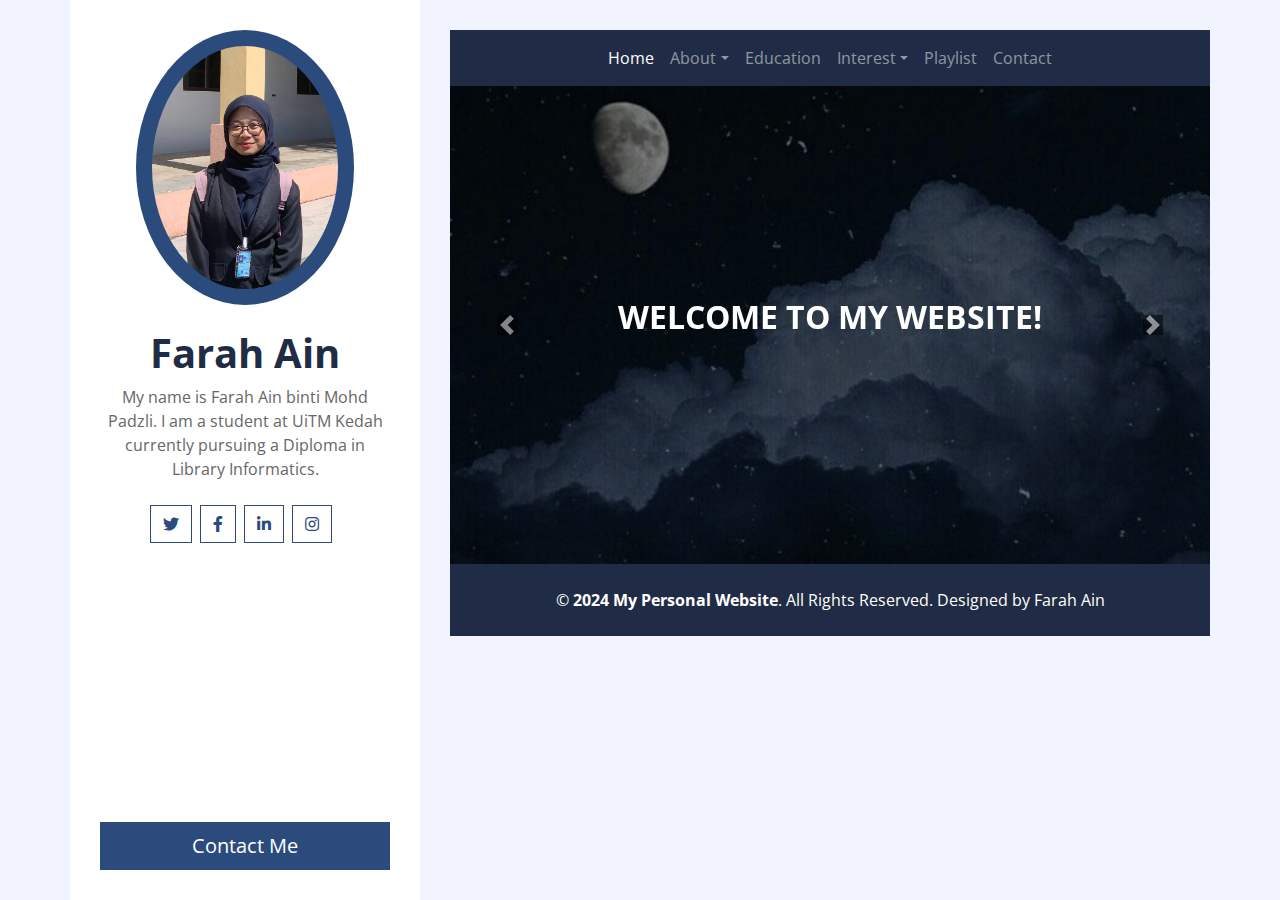
<file: index.html>
<!DOCTYPE html>
<html lang="en">
<head>
    <meta charset="utf-8">
    <title>My Personal Website</title>
    <meta content="width=device-width, initial-scale=1.0" name="viewport">
    <meta name="keywords" content="Farah Ain, personal website, about me, my friends, university friends, high school friends, library informatics">
    <meta name="description" content="Welcome to Farah Ain's personal website. Discover more about me, my family, friends, education, interests, and ambitions.">

    <!-- Favicon -->
    <link href="img/favicon.ico" rel="icon">

    <!-- Google Fonts -->
    <link href="https://fonts.googleapis.com/css2?family=Open+Sans:300;400;600;700;800&display=swap" rel="stylesheet">

    <!-- Font Awesome -->
    <link href="https://cdnjs.cloudflare.com/ajax/libs/font-awesome/5.10.0/css/all.min.css" rel="stylesheet">

    <!-- Customized Bootstrap Stylesheet -->
    <link href="css/style.css" rel="stylesheet">
</head>

<body>
    <div class="wrapper">
        <div class="sidebar">
            <div class="sidebar-text d-flex flex-column h-100 justify-content-center text-center">
                <img class="mx-auto d-block w-75 bg-primary img-fluid rounded-circle mb-4 p-3" src="img/profile.jpg" alt="Farah Ain Profile Picture">
                <h1 class="font-weight-bold">Farah Ain</h1>
                <p class="mb-4">
                    My name is Farah Ain binti Mohd Padzli. I am a student at UiTM Kedah currently pursuing a Diploma in Library Informatics.
                </p>
                <div class="d-flex justify-content-center mb-5">
                    <a class="btn btn-outline-primary mr-2" href="https://x.com/frhin___?t=VuHdfo6y2QuNvs4_Ee4nRQ&s=35" target="_blank" aria-label="Twitter"><i class="fab fa-twitter"></i></a>
                    <a class="btn btn-outline-primary mr-2" href="https://www.facebook.com/farah.ain.1481?mibextid=ZbWKwL" target="_blank" aria-label="Facebook"><i class="fab fa-facebook-f"></i></a>
                    <a class="btn btn-outline-primary mr-2" href="https://www.linkedin.com/in/farah-ain-027722274" target="_blank" aria-label="LinkedIn"><i class="fab fa-linkedin-in"></i></a>
                    <a class="btn btn-outline-primary mr-2" href="https://www.instagram.com/farlxz__?igsh=ejdsNG0zMDU1dmw=" target="_blank" aria-label="Instagram"><i class="fab fa-instagram"></i></a>
                </div>
                <a href="contact.html" class="btn btn-lg btn-block btn-primary mt-auto">Contact Me</a>
            </div>
            <div class="sidebar-icon d-flex flex-column h-100 justify-content-center text-right">
                <i class="fas fa-2x fa-angle-double-right text-primary"></i>
            </div>
        </div>
        <div class="content">

            <!-- Navbar Start -->
            <div class="container p-0">
                <nav class="navbar navbar-expand-lg bg-secondary navbar-dark">
                    <a href="#" class="navbar-brand d-block d-lg-none">Navigation</a>
                    <button type="button" class="navbar-toggler" data-toggle="collapse" data-target="#navbarCollapse">
                        <span class="navbar-toggler-icon"></span>
                    </button>
                    <div class="collapse navbar-collapse justify-content-between" id="navbarCollapse">
                        <ul class="navbar-nav m-auto">
                            <li class="nav-item">
                                <a href="index.html" class="nav-link active">Home</a>
                            </li>
                            <li class="nav-item dropdown">
                                <a href="#" class="nav-link dropdown-toggle" data-toggle="dropdown">About</a>
                                <div class="dropdown-menu">
                                    <a href="myself.html" class="dropdown-item">Me</a>
                                    <a href="family.html" class="dropdown-item">My Family</a>
                                    <a href="friends.html" class="dropdown-item">My Friends</a>
                                </div>
                            </li>
                            <li class="nav-item">
                                <a href="education.html" class="nav-link">Education</a>
                            </li>
                            <li class="nav-item dropdown">
                                <a href="#" class="nav-link dropdown-toggle" data-toggle="dropdown">Interest</a>
                                <div class="dropdown-menu">
                                    <a href="hobbies.html" class="dropdown-item">Hobbies</a>
                                    <a href="ambitions.html" class="dropdown-item">Ambitions</a>
                                </div>
                            </li>
                            <li class="nav-item">
                                <a href="playlist.html" class="nav-link">Playlist</a>
                            </li>
                            <li class="nav-item">
                                <a href="contact.html" class="nav-link">Contact</a>
                            </li>
                        </ul>
                    </div>
                </nav>
            </div>
            <!-- Navbar End -->

            <!-- Carousel Start -->
            <div class="container p-0">
                <div id="blog-carousel" class="carousel slide" data-ride="carousel">
                    <div class="carousel-inner">
                        <div class="carousel-item active">
                            <img class="w-100" src="img/carousel-0.jpg" alt="Welcome Image">
                            <div class="carousel-caption d-flex flex-column align-items-center justify-content-center">
                                <h2 class="mb-3 text-white font-weight-bold">WELCOME TO MY WEBSITE!</h2>
                            </div>
                        </div>
                        <div class="carousel-item">
                            <img class="w-100" src="img/carousel-1.jpg" alt="Me Image">
                            <div class="carousel-caption d-flex flex-column align-items-center justify-content-center">
                                <h2 class="text-white font-weight-bold">Me</h2>
                                <a href="myself.html" class="btn btn-lg btn-outline-light mt-4">Read More</a>
                            </div>
                        </div>
                        <div class="carousel-item">
                            <img class="w-100" src="img/carousel-2.jpg" alt="Family Image">
                            <div class="carousel-caption d-flex flex-column align-items-center justify-content-center">
                                <h2 class="text-white font-weight-bold">Family</h2>
                                <a href="family.html" class="btn btn-lg btn-outline-light mt-4">Read More</a>
                            </div>
                        </div>
                        <div class="carousel-item">
                            <img class="w-100" src="img/carousel-3.jpg" alt="Friends Image">
                            <div class="carousel-caption d-flex flex-column align-items-center justify-content-center">
                                <h2 class="text-white font-weight-bold">Friends</h2>
                                <a href="friends.html" class="btn btn-lg btn-outline-light mt-4">Read More</a>
                            </div>
                        </div>
                        <div class="carousel-item">
                            <img class="w-100" src="img/carousel-4.jpg" alt="Education Image">
                            <div class="carousel-caption d-flex flex-column align-items-center justify-content-center">
                                <h2 class="text-white font-weight-bold">Education</h2>
                                <a href="education.html" class="btn btn-lg btn-outline-light mt-4">Read More</a>
                            </div>
                        </div>
                        <div class="carousel-item">
                            <img class="w-100" src="img/carousel-5.jpg" alt="Hobbies Image">
                            <div class="carousel-caption d-flex flex-column align-items-center justify-content-center">
                                <h2 class="text-white font-weight-bold">Hobbies</h2>
                                <a href="hobbies.html" class="btn btn-lg btn-outline-light mt-4">Read More</a>
                            </div>
                        </div>
                        <div class="carousel-item">
                            <img class="w-100" src="img/carousel-6.jpg" alt="Ambition Image">
                            <div class="carousel-caption d-flex flex-column align-items-center justify-content-center">
                                <h2 class="text-white font-weight-bold">Ambitions</h2>
                                <a href="ambitions.html" class="btn btn-lg btn-outline-light mt-4">Read More</a>
                            </div>
                        </div>
                        <div class="carousel-item">
                            <img class="w-100" src="img/carousel-7.jpg" alt="Playlist Image">
                            <div class="carousel-caption d-flex flex-column align-items-center justify-content-center">
                                <h2 class="text-white font-weight-bold">Playlist</h2>
                                <a href="playlist.html" class="btn btn-lg btn-outline-light mt-4">Read More</a>
                            </div>
                        </div>
                    </div>
                    <a class="carousel-control-prev" href="#blog-carousel" data-slide="prev">
                        <span class="carousel-control-prev-icon"></span>
                    </a>
                    <a class="carousel-control-next" href="#blog-carousel" data-slide="next">
                        <span class="carousel-control-next-icon"></span>
                    </a>
                </div>
            </div>
            <!-- Carousel End -->

            <!-- Footer Start -->
            <div class="container py-4 bg-secondary text-center">
                <p class="m-0 text-white">
                    &copy; <a class="text-white font-weight-bold" href="#">2024 My Personal Website</a>. All Rights Reserved. Designed by Farah Ain
                </p>
            </div>
            <!-- Footer End -->
        </div>
    </div>

    <!-- Back to Top -->
    <a href="#" class="back-to-top"><i class="fa fa-angle-double-up"></i></a>

    <!-- JavaScript Libraries -->
    <script src="https://code.jquery.com/jquery-3.4.1.min.js"></script>
    <script src="https://stackpath.bootstrapcdn.com/bootstrap/4.4.1/js/bootstrap.bundle.min.js"></script>
    <script src="lib/easing/easing.min.js"></script>
    <script src="lib/waypoints/waypoints.min.js"></script>

    <!-- Contact Javascript File -->
    <script src="mail/jqBootstrapValidation.min.js"></script>
    <script src="mail/contact.js"></script>

    <!-- Template Javascript -->
    <script src="js/main.js"></script>
</body>
</html>
</file>
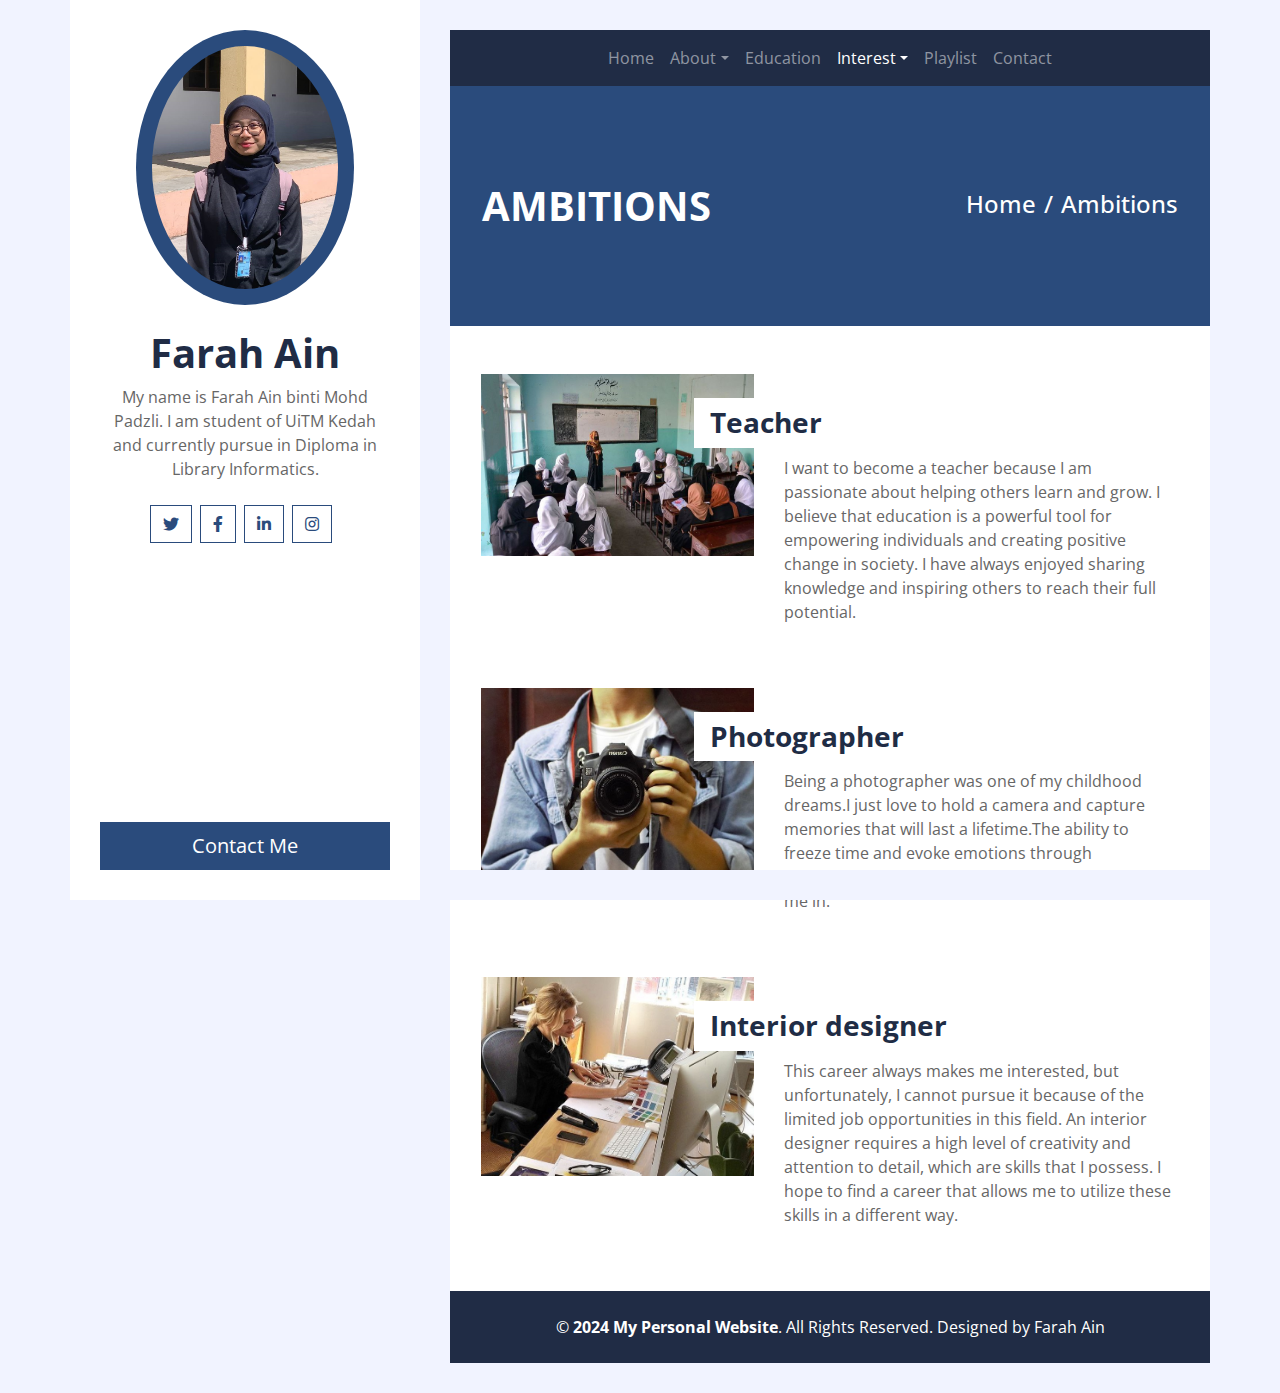
<file: ambitions.html>
<!DOCTYPE html>
<html lang="en">
    <head>
        <meta charset="utf-8">
        <title>Ambitions</title>
        <meta content="width=device-width, initial-scale=1.0" name="viewport">
        <meta name="keywords" content="Farah Ain, personal website, about me, my friends, university friends, high school friends, library informatics">
        <meta name="description" content="Welcome to Farah Ain's personal website. Discover more about me, my family, friends, education, interests, and ambitions.">
        
        <!-- Favicon -->
        <link href="img/favicon.ico" rel="icon">

        <!-- Google Fonts -->
        <link href="https://fonts.googleapis.com/css2?family=Open+Sans:300;400;600;700;800&display=swap" rel="stylesheet">

        <!-- Font Awesome -->
        <link href="https://cdnjs.cloudflare.com/ajax/libs/font-awesome/5.10.0/css/all.min.css" rel="stylesheet">

        <!-- Customized Bootstrap Stylesheet -->
        <link href="css/style.css" rel="stylesheet">
    </head>

    <body>
        <div class="wrapper">
            <div class="sidebar">
                <div class="sidebar-text d-flex flex-column h-100 justify-content-center text-center">
                    <img class="mx-auto d-block w-75 bg-primary img-fluid rounded-circle mb-4 p-3" src="img/profile.jpg" alt="Image">
                    <h1 class="font-weight-bold">Farah Ain</h1>
                    <p class="mb-4">
                        My name is Farah Ain binti Mohd Padzli. I am student of UiTM Kedah and currently pursue in Diploma in Library Informatics.
                    </p>
                    <div class="d-flex justify-content-center mb-5">
                        <a class="btn btn-outline-primary mr-2" href="https://x.com/frhin___t=VuHdfo6y2QuNvs4_Ee4nRQ&s=35" target="_blank"><i class="fab fa-twitter"></i></a>
                        <a class="btn btn-outline-primary mr-2" href="https://www.facebook.com/farah.ain.1481?mibextid=ZbWKwL" target="_blank"><i class="fab fa-facebook-f"></i></a>
                        <a class="btn btn-outline-primary mr-2" href="https://www.linkedin.com/in/farah-ain-027722274" target="_blank"><i class="fab fa-linkedin-in"></i></a>
                        <a class="btn btn-outline-primary mr-2" href="https://www.instagram.com/farlxz__?igsh=ejdsNG0zMDU1dmw=" target="_blank"><i class="fab fa-instagram"></i></a>
                    </div>
                    <a href="contact.html" class="btn btn-lg btn-block btn-primary mt-auto">Contact Me</a>
                </div>
                <div class="sidebar-icon d-flex flex-column h-100 justify-content-center text-right">
                    <i class="fas fa-2x fa-angle-double-right text-primary"></i>
                </div>
            </div>
            <div class="content">

                <!-- Navbar Start -->
            <div class="container p-0">
                <nav class="navbar navbar-expand-lg bg-secondary navbar-dark">
                    <a href="#" class="navbar-brand d-block d-lg-none">Navigation</a>
                    <button type="button" class="navbar-toggler" data-toggle="collapse" data-target="#navbarCollapse">
                        <span class="navbar-toggler-icon"></span>
                    </button>
                    <div class="collapse navbar-collapse justify-content-between" id="navbarCollapse">
                        <ul class="navbar-nav m-auto">
                            <li class="nav-item">
                                <a href="index.html" class="nav-link">Home</a>
                            </li>
                            <li class="nav-item dropdown">
                                <a href="#" class="nav-link dropdown-toggle" data-toggle="dropdown">About</a>
                                <div class="dropdown-menu">
                                    <a href="myself.html" class="dropdown-item">Me</a>
                                    <a href="family.html" class="dropdown-item">My Family</a>
                                    <a href="friends.html" class="dropdown-item">My Friends</a>
                                </div>
                            </li>
                            <li class="nav-item">
                                <a href="education.html" class="nav-link">Education</a>
                            </li>
                            <li class="nav-item dropdown">
                                <a href="#" class="nav-link dropdown-toggle active" data-toggle="dropdown">Interest</a>
                                <div class="dropdown-menu">
                                    <a href="hobbies.html" class="dropdown-item">Hobbies</a>
                                    <a href="ambitions.html" class="dropdown-item">Ambitions</a>
                                </div>
                            </li>
                            <li class="nav-item">
                                <a href="playlist.html" class="nav-link">Playlist</a>
                            </li>
                            <li class="nav-item">
                                <a href="contact.html" class="nav-link">Contact</a>
                            </li>
                        </ul>
                    </div>
                </nav>
            </div>
            <!-- Navbar End -->


                <!-- Page Header Start -->
                <div class="container py-5 px-2 bg-primary">
                    <div class="row py-5 px-4">
                        <div class="col-sm-6 text-center text-md-left">
                            <h1 class="mb-3 mb-md-0 text-white text-uppercase font-weight-bold">Ambitions</h1>
                        </div>
                        <div class="col-sm-6 text-center text-md-right">
                            <div class="d-inline-flex pt-2">
                                <h4 class="m-0 text-white"><a class="text-white" href="index.html">Home</a></h4>
                                <h4 class="m-0 text-white px-2">/</h4>
                                <h4 class="m-0 text-white">Ambitions</h4>
                            </div>
                        </div>
                    </div>
                </div>
                <!-- Page Header End -->

                <!-- Ambition Start -->
                <div class="container bg-white pt-5">
                    <div class="row blog-item px-3 pb-5">
                        <div class="col-md-5">
                            <img class="img-fluid mb-4 mb-md-0" src="img/ambition-1.jpg" alt="Image">
                        </div>
                        <div class="col-md-7">
                            <h3 class="mt-md-4 px-md-3 mb-2 py-2 bg-white font-weight-bold">Teacher</h3>
                            <p>
                                I want to become a teacher because I am passionate about helping others learn and grow. I believe that education is a powerful tool for empowering individuals and creating positive change in society. I have always enjoyed sharing knowledge and inspiring others to reach their full potential. 
                            </p>
                        </div>
                    </div>
                    <div class="row blog-item px-3 pb-5">
                        <div class="col-md-5">
                            <img class="img-fluid mb-4 mb-md-0" src="img/ambition-2.jpg" alt="Image">
                        </div>
                        <div class="col-md-7">
                            <h3 class="mt-md-4 px-md-3 mb-2 py-2 bg-white font-weight-bold">Photographer</h3>
                            <p>
                                Being a photographer was one of my childhood dreams.I just love to hold a camera and capture memories that will last a lifetime.The ability to freeze time and evoke emotions through photography is something that has always drawn me in. 
                            </p>
                        </div>
                    </div>
                    <div class="row blog-item px-3 pb-5">
                        <div class="col-md-5">
                            <img class="img-fluid mb-4 mb-md-0" src="img/ambition-3.jpg" alt="Image">
                        </div>
                        <div class="col-md-7">
                            <h3 class="mt-md-4 px-md-3 mb-2 py-2 bg-white font-weight-bold">Interior designer</h3>
                            <p>
                               This career always makes me interested, but unfortunately, I cannot pursue it because of the limited job opportunities in this field. An interior designer requires a high level of creativity and attention to detail, which are skills that I possess. I hope to find a career that allows me to utilize these skills in a different way.  
                            </p>
                        </div>
                    </div>
                </div>
                <!-- Hobbies End -->

                <!-- Footer Start -->
            <div class="container py-4 bg-secondary text-center">
                <p class="m-0 text-white">
                    &copy; <a class="text-white font-weight-bold" href="#">2024 My Personal Website</a>. All Rights Reserved. Designed by Farah Ain
                </p>
            </div>
            <!-- Footer End -->
            </div>
        </div>
        
        <!-- Back to Top -->
        <a href="#" class="back-to-top"><i class="fa fa-angle-double-up"></i></a>
        
        <!-- JavaScript Libraries -->
        <script src="https://code.jquery.com/jquery-3.4.1.min.js"></script>
        <script src="https://stackpath.bootstrapcdn.com/bootstrap/4.4.1/js/bootstrap.bundle.min.js"></script>
        <script src="lib/easing/easing.min.js"></script>
        <script src="lib/waypoints/waypoints.min.js"></script>

        <!-- Contact Javascript File -->
        <script src="mail/jqBootstrapValidation.min.js"></script>
        <script src="mail/contact.js"></script>

        <!-- Template Javascript -->
        <script src="js/main.js"></script>
    </body>
</html>
</file>
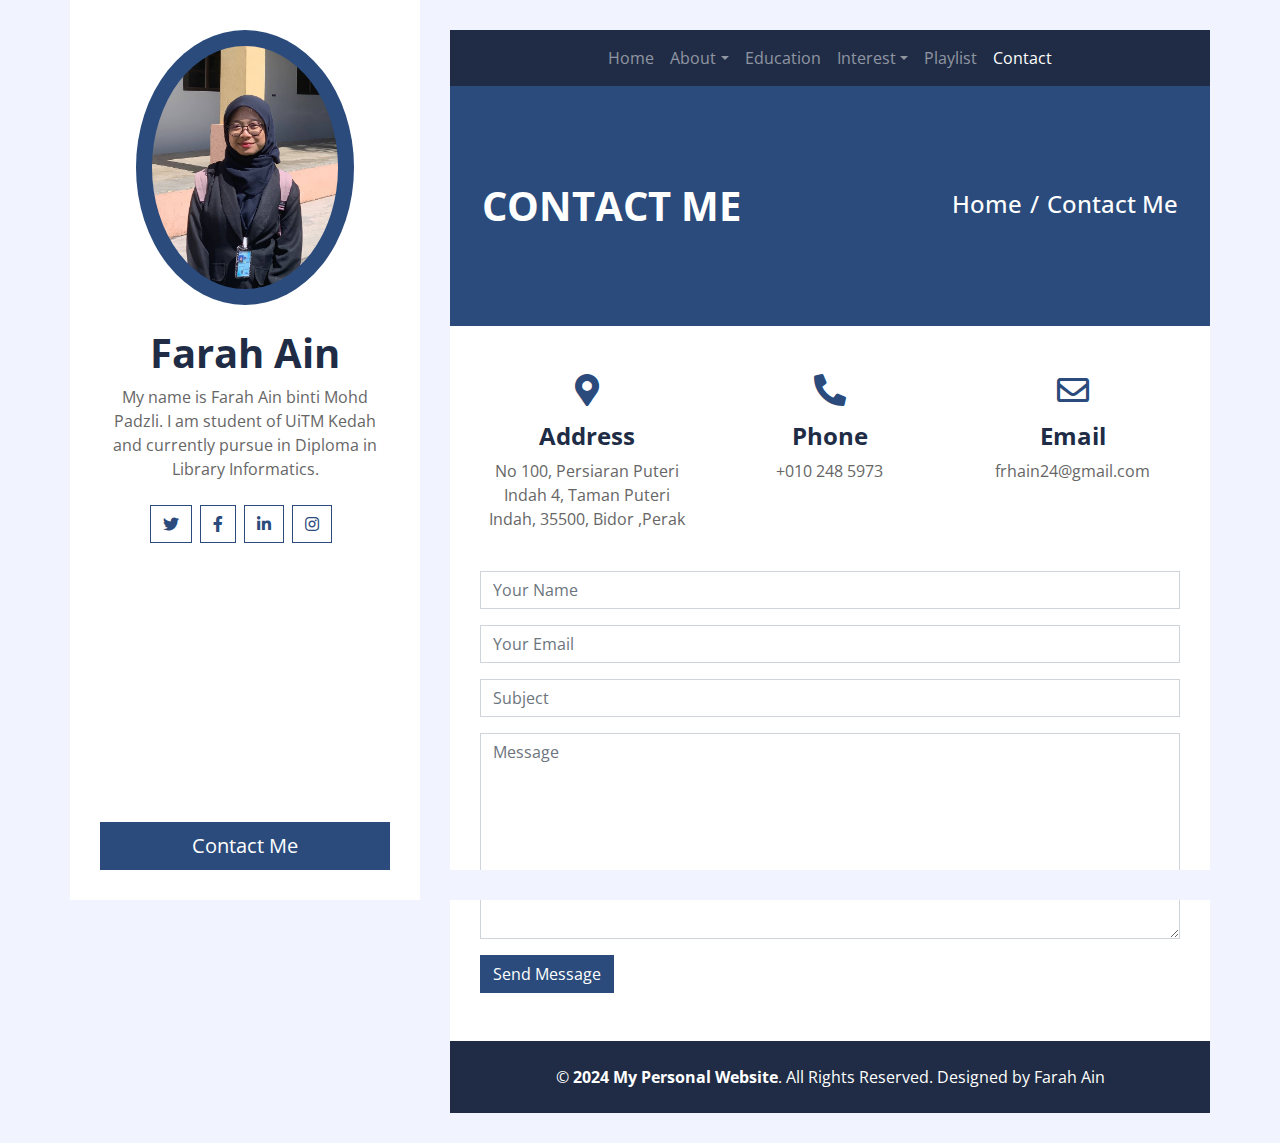
<file: contact.html>
<!DOCTYPE html>
<html lang="en">
<head>
    <meta charset="utf-8">
    <title>Contact</title>
    <meta content="width=device-width, initial-scale=1.0" name="viewport">
    <meta name="keywords" content="Farah Ain, personal website, about me, my friends, university friends, high school friends, library informatics">
    <meta name="description" content="Welcome to Farah Ain's personal website. Discover more about me, my family, friends, education, interests, and ambitions.">

    <!-- Favicon -->
    <link href="img/favicon.ico" rel="icon">

    <!-- Google Fonts -->
    <link href="https://fonts.googleapis.com/css2?family=Open+Sans:300;400;600;700;800&display=swap" rel="stylesheet">

    <!-- Font Awesome -->
    <link href="https://cdnjs.cloudflare.com/ajax/libs/font-awesome/5.10.0/css/all.min.css" rel="stylesheet">

    <!-- Customized Bootstrap Stylesheet -->
    <link href="css/style.css" rel="stylesheet">
</head>

<body>
    <div class="wrapper">
        <div class="sidebar">
            <div class="sidebar-text d-flex flex-column h-100 justify-content-center text-center">
                <img class="mx-auto d-block w-75 bg-primary img-fluid rounded-circle mb-4 p-3" src="img/profile.jpg" alt="Image">
                <h1 class="font-weight-bold">Farah Ain</h1>
                <p class="mb-4">
                    My name is Farah Ain binti Mohd Padzli. I am student of UiTM Kedah and currently pursue in Diploma in Library Informatics.
                </p>
                <div class="d-flex justify-content-center mb-5">
                    <a class="btn btn-outline-primary mr-2" href="https://x.com/frhin___?t=VuHdfo6y2QuNvs4_Ee4nRQ&s=35" target="_blank"><i class="fab fa-twitter"></i></a>
                    <a class="btn btn-outline-primary mr-2" href="https://www.facebook.com/farah.ain.1481?mibextid=ZbWKwL" target="_blank"><i class="fab fa-facebook-f"></i></a>
                    <a class="btn btn-outline-primary mr-2" href="https://www.linkedin.com/in/farah-ain-027722274" target="_blank"><i class="fab fa-linkedin-in"></i></a>
                    <a class="btn btn-outline-primary mr-2" href="https://www.instagram.com/farlxz__?igsh=ejdsNG0zMDU1dmw=" target="_blank"><i class="fab fa-instagram"></i></a>
                </div>
                <a href="contact.html" class="btn btn-lg btn-block btn-primary mt-auto">Contact Me</a>
            </div>
            <div class="sidebar-icon d-flex flex-column h-100 justify-content-center text-right">
                <i class="fas fa-2x fa-angle-double-right text-primary"></i>
            </div>
        </div>

        <div class="content">
          <!-- Navbar Start -->
            <div class="container p-0">
                <nav class="navbar navbar-expand-lg bg-secondary navbar-dark">
                    <a href="#" class="navbar-brand d-block d-lg-none">Navigation</a>
                    <button type="button" class="navbar-toggler" data-toggle="collapse" data-target="#navbarCollapse">
                        <span class="navbar-toggler-icon"></span>
                    </button>
                    <div class="collapse navbar-collapse justify-content-between" id="navbarCollapse">
                        <ul class="navbar-nav m-auto">
                            <li class="nav-item">
                                <a href="index.html" class="nav-link">Home</a>
                            </li>
                            <li class="nav-item dropdown">
                                <a href="#" class="nav-link dropdown-toggle" data-toggle="dropdown">About</a>
                                <div class="dropdown-menu">
                                    <a href="myself.html" class="dropdown-item">Me</a>
                                    <a href="family.html" class="dropdown-item">My Family</a>
                                    <a href="friends.html" class="dropdown-item">My Friends</a>
                                </div>
                            </li>
                            <li class="nav-item">
                                <a href="education.html" class="nav-link">Education</a>
                            </li>
                            <li class="nav-item dropdown">
                                <a href="#" class="nav-link dropdown-toggle" data-toggle="dropdown">Interest</a>
                                <div class="dropdown-menu">
                                    <a href="hobbies.html" class="dropdown-item">Hobbies</a>
                                    <a href="ambitions.html" class="dropdown-item">Ambitions</a>
                                </div>
                            </li>
                            <li class="nav-item">
                                <a href="playlist.html" class="nav-link">Playlist</a>
                            </li>
                            <li class="nav-item">
                                <a href="contact.html" class="nav-link active">Contact</a>
                            </li>
                        </ul>
                    </div>
                </nav>
            </div>
            <!-- Navbar End -->

            <!-- Page Header Start -->
            <div class="container py-5 px-2 bg-primary">
                <div class="row py-5 px-4">
                    <div class="col-sm-6 text-center text-md-left">
                        <h1 class="mb-3 mb-md-0 text-white text-uppercase font-weight-bold">Contact Me</h1>
                    </div>
                    <div class="col-sm-6 text-center text-md-right">
                        <div class="d-inline-flex pt-2">
                            <h4 class="m-0 text-white"><a class="text-white" href="index.html">Home</a></h4>
                            <h4 class="m-0 text-white px-2">/</h4>
                            <h4 class="m-0 text-white">Contact Me</h4>
                        </div>
                    </div>
                </div>
            </div>
            <!-- Page Header End -->

            <!-- Contact Start -->
            <div class="container bg-white pt-5">
                <div class="row px-3 pb-2">
                    <div class="col-sm-4 text-center mb-3">
                        <i class="fa fa-2x fa-map-marker-alt mb-3 text-primary"></i>
                        <h4 class="font-weight-bold">Address</h4>
                        <p>No 100, Persiaran Puteri Indah 4, Taman Puteri Indah, 35500, Bidor ,Perak</p>
                    </div>
                    <div class="col-sm-4 text-center mb-3">
                        <i class="fa fa-2x fa-phone-alt mb-3 text-primary"></i>
                        <h4 class="font-weight-bold">Phone</h4>
                        <p>+010 248 5973</p>
                    </div>
                    <div class="col-sm-4 text-center mb-3">
                        <i class="far fa-2x fa-envelope mb-3 text-primary"></i>
                        <h4 class="font-weight-bold">Email</h4>
                        <p>frhain24@gmail.com</p>
                    </div>
                </div>
                <div class="col-md-12 pb-5">
                    <div class="contact-form">
                        <div id="success"></div>
                        <form name="sentMessage" id="contactForm" novalidate="novalidate">
                            <div class="control-group">
                                <input type="text" class="form-control" id="name" placeholder="Your Name" required="required" data-validation-required-message="Please enter your name" />
                                <p class="help-block text-danger"></p>
                            </div>
                            <div class="control-group">
                                <input type="email" class="form-control" id="email" placeholder="Your Email" required="required" data-validation-required-message="Please enter your email" />
                                <p class="help-block text-danger"></p>
                            </div>
                            <div class="control-group">
                                <input type="text" class="form-control" id="subject" placeholder="Subject" required="required" data-validation-required-message="Please enter a subject" />
                                <p class="help-block text-danger"></p>
                            </div>
                            <div class="control-group">
                                <textarea class="form-control" rows="8" id="message" placeholder="Message" required="required" data-validation-required-message="Please enter your message"></textarea>
                                <p class="help-block text-danger"></p>
                            </div>
                            <div>
                                <button class="btn btn-primary" type="submit" id="sendMessageButton">Send Message</button>
                            </div>
                        </form>
                    </div>
                </div>
            </div>
            <!-- Contact End -->

            <!-- Footer Start -->
            <div class="container py-4 bg-secondary text-center">
                <p class="m-0 text-white">
                    &copy; <a class="text-white font-weight-bold" href="#">2024 My Personal Website</a>. All Rights Reserved. Designed by Farah Ain
                </p>
            </div>
            <!-- Footer End -->
        </div>
    </div>

    <!-- Back to Top -->
    <a href="#" class="back-to-top"><i class="fa fa-angle-double-up"></i></a>

    <!-- JavaScript Libraries -->
    <script src="https://code.jquery.com/jquery-3.4.1.min.js"></script>
    <script src="https://stackpath.bootstrapcdn.com/bootstrap/4.4.1/js/bootstrap.bundle.min.js"></script>
    <script src="lib/easing/easing.min.js"></script>
    <script src="lib/waypoints/waypoints.min.js"></script>

    <!-- Contact Javascript File -->
    <script src="mail/jqBootstrapValidation.min.js"></script>
    <script src="mail/contact.js"></script>

    <!-- Template Javascript -->
    <script src="js/main.js"></script>
  </body>
</html>
</file>
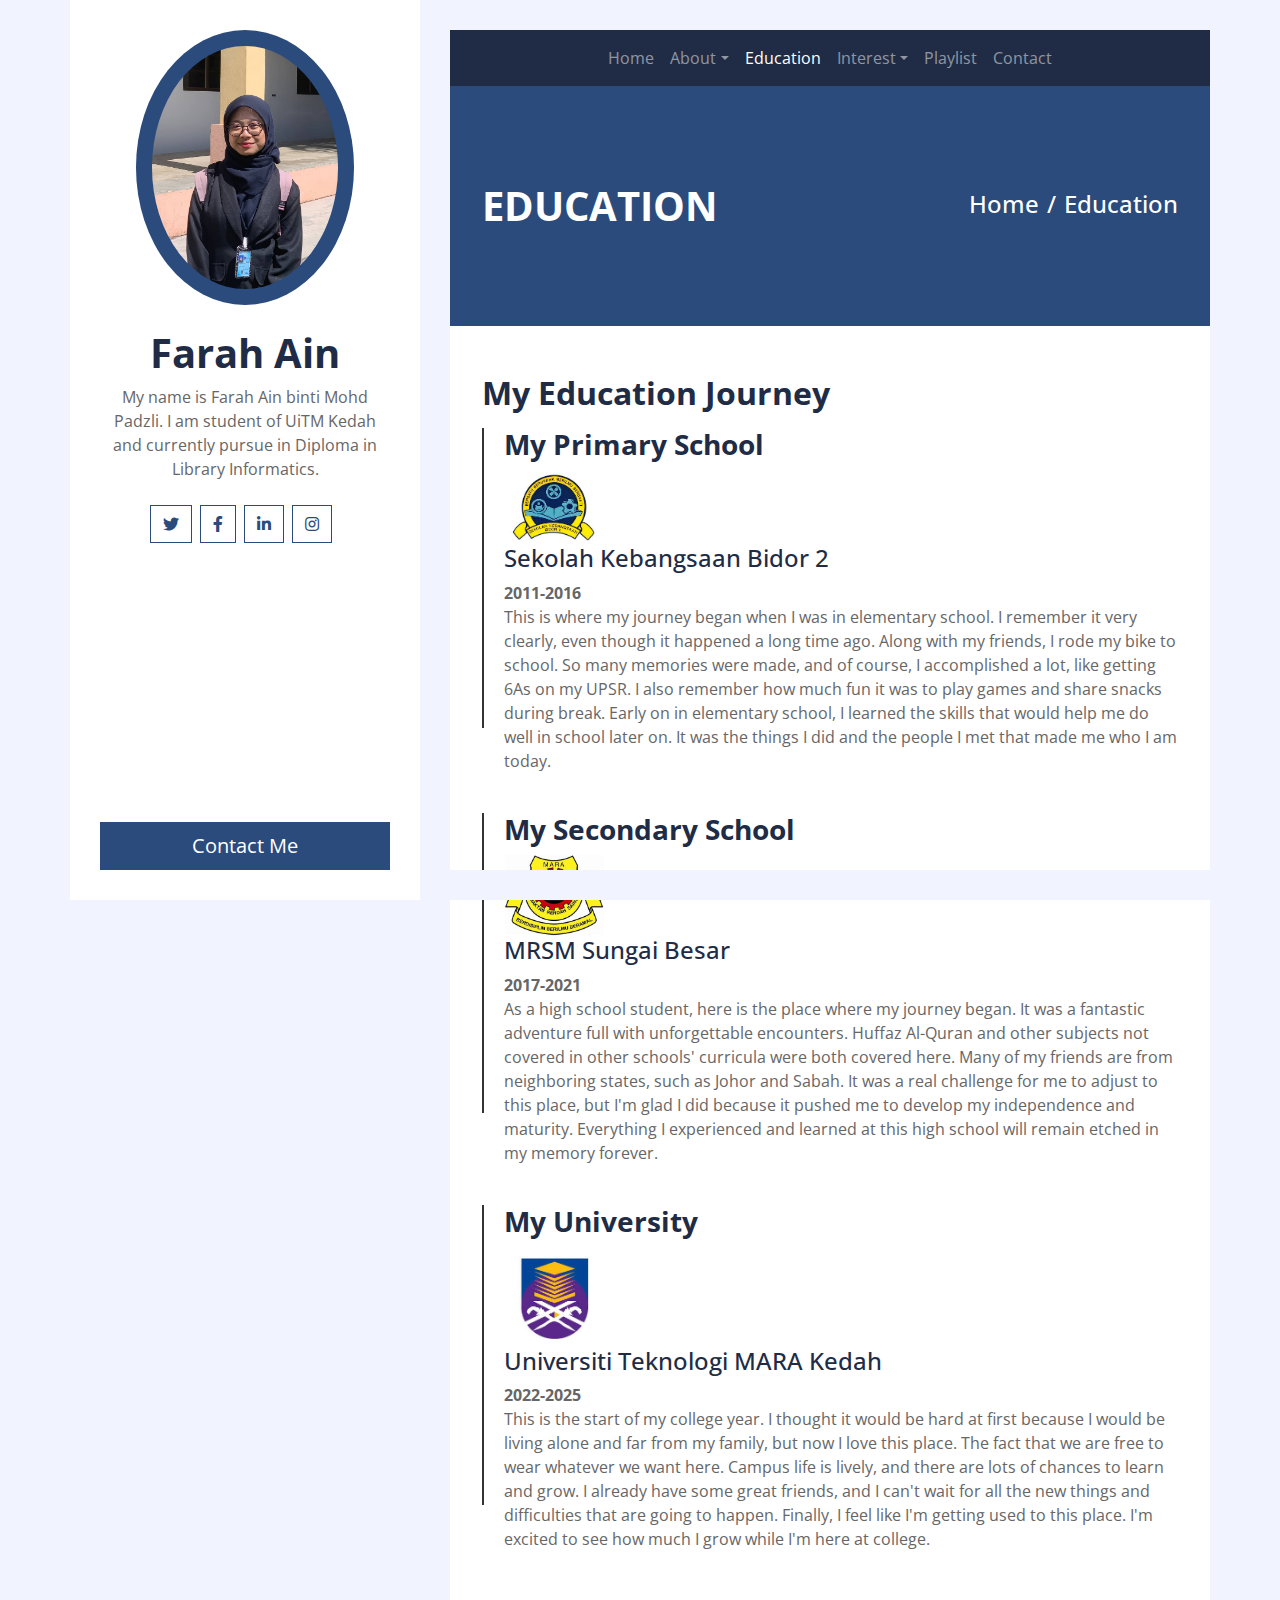
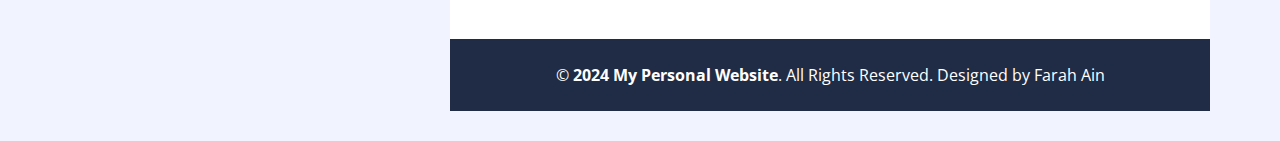
<file: education.html>
<!DOCTYPE html>
<html lang="en">
    <head>
        <meta charset="utf-8">
        <title>Education</title>
        <meta content="width=device-width, initial-scale=1.0" name="viewport">
        <meta name="keywords" content="Farah Ain, personal website, about me, my friends, university friends, high school friends, library informatics">
        <meta name="description" content="Welcome to Farah Ain's personal website. Discover more about me, my family, friends, education, interests, and ambitions.">

        <!-- Favicon -->
        <link href="img/favicon.ico" rel="icon">

        <!-- Google Fonts -->
        <link href="https://fonts.googleapis.com/css2?family=Open+Sans:300;400;600;700;800&display=swap" rel="stylesheet">

        <!-- Font Awesome -->
        <link href="https://cdnjs.cloudflare.com/ajax/libs/font-awesome/5.10.0/css/all.min.css" rel="stylesheet">

        <!-- Customized Bootstrap Stylesheet -->
        <link href="css/style.css" rel="stylesheet">
    </head>
    <body>
        <div class="wrapper">
            <div class="sidebar">
                <div class="sidebar-text d-flex flex-column h-100 justify-content-center text-center">
                    <img class="mx-auto d-block w-75 bg-primary img-fluid rounded-circle mb-4 p-3" src="img/profile.jpg" alt="Image">
                    <h1 class="font-weight-bold">Farah Ain</h1>
                    <p class="mb-4">
                        My name is Farah Ain binti Mohd Padzli. I am student of UiTM Kedah and currently pursue in Diploma in Library Informatics.
                    </p>
                    <div class="d-flex justify-content-center mb-5">
                        <a class="btn btn-outline-primary mr-2" href="https://x.com/frhin___?t=VuHdfo6y2QuNvs4_Ee4nRQ&s=35" target="_blank"><i class="fab fa-twitter"></i></a>
                        <a class="btn btn-outline-primary mr-2" href="https://www.facebook.com/farah.ain.1481?mibextid=ZbWKwL" target="_blank"><i class="fab fa-facebook-f"></i></a>
                        <a class="btn btn-outline-primary mr-2" href="https://www.linkedin.com/in/farah-ain-027722274" target="_blank"><i class="fab fa-linkedin-in"></i></a>
                        <a class="btn btn-outline-primary mr-2" href="https://www.instagram.com/farlxz__?igsh=ejdsNG0zMDU1dmw=" target="_blank"><i class="fab fa-instagram"></i></a>
                    </div>
                    <a href="contact.html" class="btn btn-lg btn-block btn-primary mt-auto">Contact Me</a>
                </div>
                <div class="sidebar-icon d-flex flex-column h-100 justify-content-center text-right">
                    <i class="fas fa-2x fa-angle-double-right text-primary"></i>
                </div>
            </div>
            <div class="content">

                <!-- Navbar Start -->
            <div class="container p-0">
                <nav class="navbar navbar-expand-lg bg-secondary navbar-dark">
                    <a href="#" class="navbar-brand d-block d-lg-none">Navigation</a>
                    <button type="button" class="navbar-toggler" data-toggle="collapse" data-target="#navbarCollapse">
                        <span class="navbar-toggler-icon"></span>
                    </button>
                    <div class="collapse navbar-collapse justify-content-between" id="navbarCollapse">
                        <ul class="navbar-nav m-auto">
                            <li class="nav-item">
                                <a href="index.html" class="nav-link">Home</a>
                            </li>
                            <li class="nav-item dropdown">
                                <a href="#" class="nav-link dropdown-toggle" data-toggle="dropdown">About</a>
                                <div class="dropdown-menu">
                                    <a href="myself.html" class="dropdown-item">Me</a>
                                    <a href="family.html" class="dropdown-item">My Family</a>
                                    <a href="friends.html" class="dropdown-item">My Friends</a>
                                </div>
                            </li>
                            <li class="nav-item">
                                <a href="education.html" class="nav-link active">Education</a>
                            </li>
                            <li class="nav-item dropdown">
                                <a href="#" class="nav-link dropdown-toggle" data-toggle="dropdown">Interest</a>
                                <div class="dropdown-menu">
                                    <a href="hobbies.html" class="dropdown-item">Hobbies</a>
                                    <a href="ambitions.html" class="dropdown-item">Ambitions</a>
                                </div>
                            </li>
                            <li class="nav-item">
                                <a href="playlist.html" class="nav-link">Playlist</a>
                            </li>
                            <li class="nav-item">
                                <a href="contact.html" class="nav-link">Contact</a>
                            </li>
                        </ul>
                    </div>
                </nav>
            </div>
            <!-- Navbar End -->
                <!-- Page Header Start -->
                <div class="container py-5 px-2 bg-primary">
                    <div class="row py-5 px-4">
                        <div class="col-sm-6 text-center text-md-left">
                            <h1 class="mb-3 mb-md-0 text-white text-uppercase font-weight-bold">Education</h1>
                        </div>
                        <div class="col-sm-6 text-center text-md-right">
                            <div class="d-inline-flex pt-2">
                                <h4 class="m-0 text-white"><a class="text-white" href="index.html">Home</a></h4>
                                <h4 class="m-0 text-white px-2">/</h4>
                                <h4 class="m-0 text-white">Education</h4>
                            </div>
                        </div>
                    </div>
                </div>
                <!-- Page Header End -->

                <!-- Blog Detail Start -->
                <div class="container py-5 px-2 bg-white">
                    <div class="row px-4">
                        <div class="col-12">
                            <h2 class="mb-3 font-weight-bold">My Education Journey</h2>
                            <div class="d-flex align-items-start justify-content-center mb-4">
                                <div class="vertical-line"></div>
                                <div>
                                    <h3 class="font-weight-bold">My Primary School</h3>
                                    <div class="school-info">
                                        <img src="img/skbidor2.jfif" alt="Primary School Logo" class="school-logo">
                                        <div class="school-details">
                                            <h4 class="school-name">Sekolah Kebangsaan Bidor 2</h4>
                                            <span class="school-year">2011-2016</span>
                                        </div>
                                    </div>
                                    <p>This is where my journey began when I was in elementary school. I remember it very clearly, even though it happened a long time ago. Along with my friends, I rode my bike to school. So many memories were made, and of course, I accomplished a lot, like getting 6As on my UPSR. I also remember how much fun it was to play games and share snacks during break. Early on in elementary school, I learned the skills that would help me do well in school later on. It was the things I did and the people I met that made me who I am today.</p>
                                </div>
                            </div>
                            <div class="d-flex align-items-start justify-content-center mb-4">
                                <div class="vertical-line"></div>
                                <div>
                                    <h3 class="font-weight-bold">My Secondary School</h3>
                                    <div class="school-info">
                                        <img src="img/mrsm.jpg" alt="Secondary School Logo" class="school-logo">
                                        <div class="school-details">
                                            <h4 class="school-name">MRSM Sungai Besar</h4>
                                            <span class="school-year">2017-2021</span>
                                        </div>
                                    </div>
                                    <p>As a high school student, here is the place where my journey began. It was a fantastic adventure full with unforgettable encounters. Huffaz Al-Quran and other subjects not covered in other schools' curricula were both covered here. Many of my friends are from neighboring states, such as Johor and Sabah. It was a real challenge for me to adjust to this place, but I'm glad I did because it pushed me to develop my independence and maturity. Everything I experienced and learned at this high school will remain etched in my memory forever.</p>
                                </div>
                            </div>
                            <div class="d-flex align-items-start justify-content-center mb-4">
                                <div class="vertical-line"></div>
                                <div>
                                    <h3 class="font-weight-bold">My University</h3>
                                    <div class="school-info">
                                        <img src="img/uitm.jfif" alt="University Logo" class="school-logo">
                                        <div class="school-details">
                                            <h4 class="school-name">Universiti Teknologi MARA Kedah</h4>
                                            <span class="school-year">2022-2025</span>
                                        </div>
                                    </div>
                                    <p>This is the start of my college year. I thought it would be hard at first because I would be living alone and far from my family, but now I love this place. The fact that we are free to wear whatever we want here. Campus life is lively, and there are lots of chances to learn and grow. I already have some great friends, and I can't wait for all the new things and difficulties that are going to happen. Finally, I feel like I'm getting used to this place. I'm excited to see how much I grow while I'm here at college.</p>
                                </div>
                            </div>
                        </div>
                    </div>
                </div>
                <!-- Blog Detail End -->

                <!-- Footer Start -->
            <div class="container py-4 bg-secondary text-center">
                <p class="m-0 text-white">
                    &copy; <a class="text-white font-weight-bold" href="#">2024 My Personal Website</a>. All Rights Reserved. Designed by Farah Ain
                </p>
            </div>
            <!-- Footer End -->
            </div>
        </div>

        <!-- Back to Top -->
        <a href="#" class="back-to-top"><i class="fa fa-angle-double-up"></i></a>
    
        <!-- JavaScript Libraries -->
        <script src="https://code.jquery.com/jquery-3.4.1.min.js"></script>
        <script src="https://stackpath.bootstrapcdn.com/bootstrap/4.4.1/js/bootstrap.bundle.min.js"></script>
        <script src="lib/easing/easing.min.js"></script>
        <script src="lib/waypoints/waypoints.min.js"></script>

        <!-- Contact Javascript File -->
        <script src="mail/jqBootstrapValidation.min.js"></script>
        <script src="mail/contact.js"></script>

        <!-- Template Javascript -->
        <script src="js/main.js"></script>
     </body>
</html>
</file>
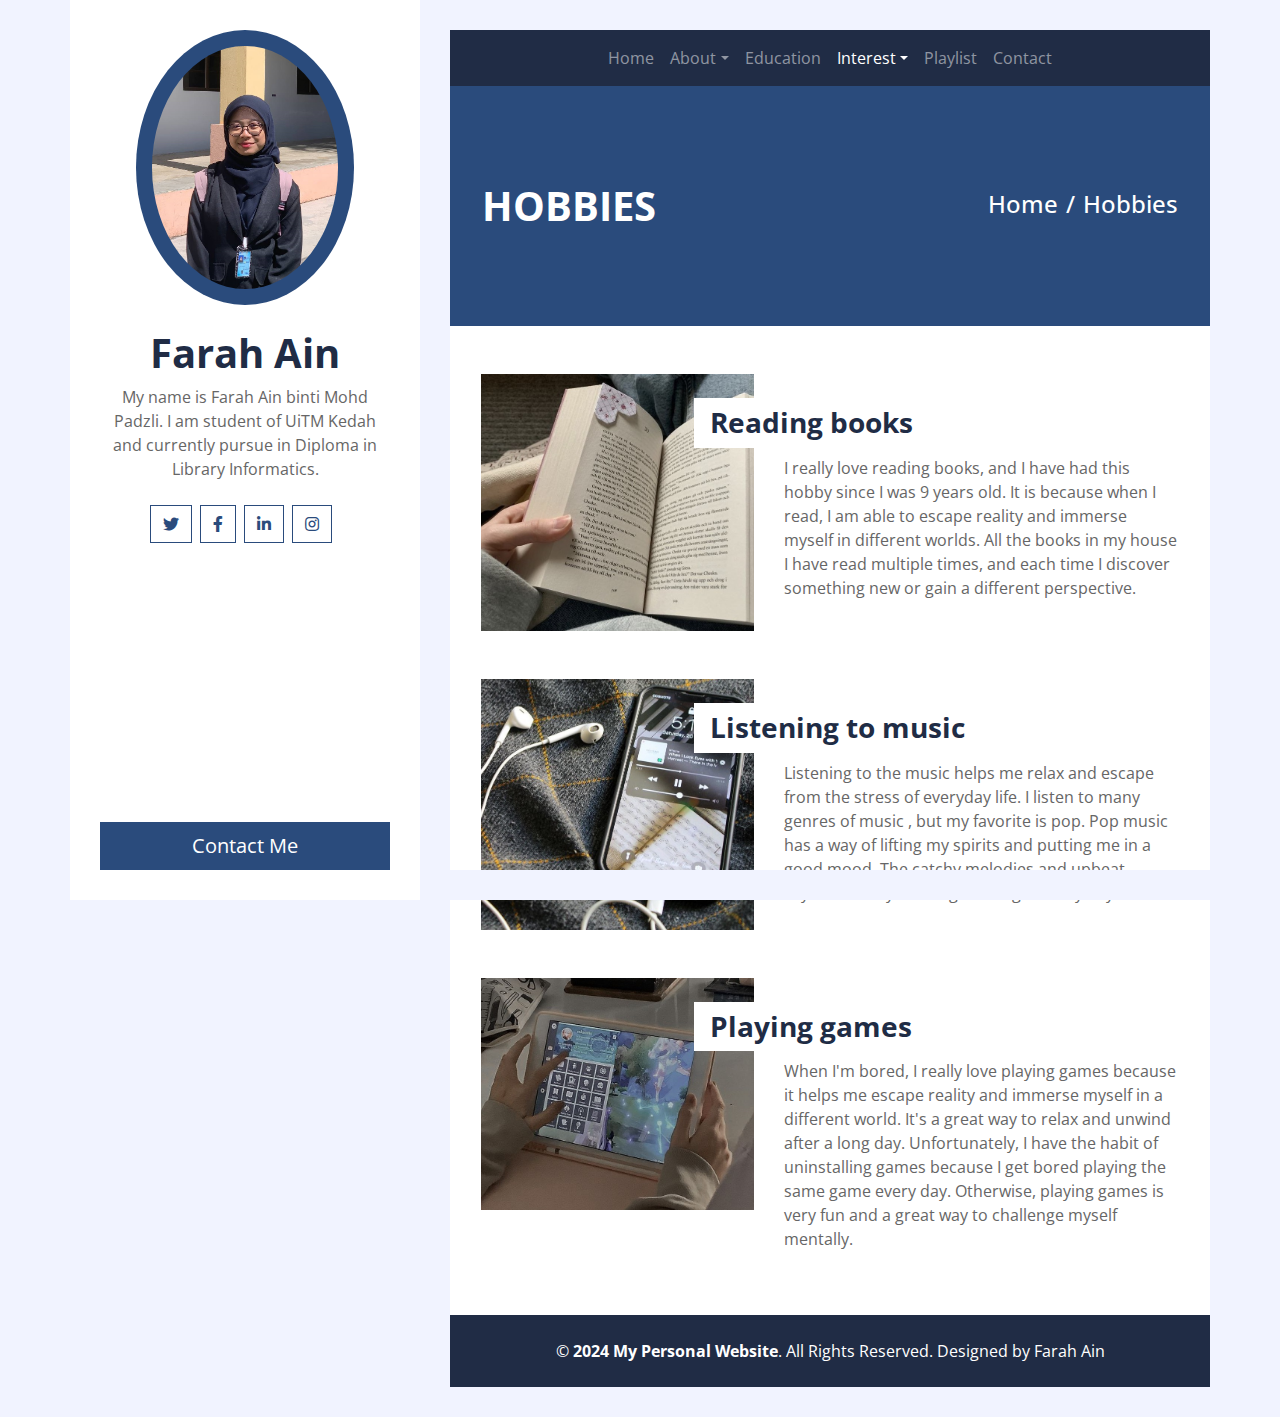
<file: hobbies.html>
<!DOCTYPE html>
<html lang="en">
    <head>
        <meta charset="utf-8">
        <title>Hobbies</title>
        <meta content="width=device-width, initial-scale=1.0" name="viewport">
        <meta name="keywords" content="Farah Ain, personal website, about me, my friends, university friends, high school friends, library informatics">
        <meta name="description" content="Welcome to Farah Ain's personal website. Discover more about me, my family, friends, education, interests, and ambitions.">
        
        <!-- Favicon -->
        <link href="img/favicon.ico" rel="icon">

        <!-- Google Fonts -->
        <link href="https://fonts.googleapis.com/css2?family=Open+Sans:300;400;600;700;800&display=swap" rel="stylesheet">

        <!-- Font Awesome -->
        <link href="https://cdnjs.cloudflare.com/ajax/libs/font-awesome/5.10.0/css/all.min.css" rel="stylesheet">

        <!-- Customized Bootstrap Stylesheet -->
        <link href="css/style.css" rel="stylesheet">
    </head>

    <body>
        <div class="wrapper">
            <div class="sidebar">
                <div class="sidebar-text d-flex flex-column h-100 justify-content-center text-center">
                    <img class="mx-auto d-block w-75 bg-primary img-fluid rounded-circle mb-4 p-3" src="img/profile.jpg" alt="Image">
                    <h1 class="font-weight-bold">Farah Ain</h1>
                    <p class="mb-4">
                        My name is Farah Ain binti Mohd Padzli. I am student of UiTM Kedah and currently pursue in Diploma in Library Informatics.
                    </p>
                    <div class="d-flex justify-content-center mb-5">
                        <a class="btn btn-outline-primary mr-2" href="https://x.com/frhin___t=VuHdfo6y2QuNvs4_Ee4nRQ&s=35" target="_blank"><i class="fab fa-twitter"></i></a>
                        <a class="btn btn-outline-primary mr-2" href="https://www.facebook.com/farah.ain.1481?mibextid=ZbWKwL" target="_blank"><i class="fab fa-facebook-f"></i></a>
                        <a class="btn btn-outline-primary mr-2" href="https://www.linkedin.com/in/farah-ain-027722274" target="_blank"><i class="fab fa-linkedin-in"></i></a>
                        <a class="btn btn-outline-primary mr-2" href="https://www.instagram.com/farlxz__?igsh=ejdsNG0zMDU1dmw=" target="_blank"><i class="fab fa-instagram"></i></a>
                    </div>
                    <a href="contact.html" class="btn btn-lg btn-block btn-primary mt-auto">Contact Me</a>
                </div>
                <div class="sidebar-icon d-flex flex-column h-100 justify-content-center text-right">
                    <i class="fas fa-2x fa-angle-double-right text-primary"></i>
                </div>
            </div>

            <div class="content">
                <!-- Navbar Start -->
            <div class="container p-0">
                <nav class="navbar navbar-expand-lg bg-secondary navbar-dark">
                    <a href="#" class="navbar-brand d-block d-lg-none">Navigation</a>
                    <button type="button" class="navbar-toggler" data-toggle="collapse" data-target="#navbarCollapse">
                        <span class="navbar-toggler-icon"></span>
                    </button>
                    <div class="collapse navbar-collapse justify-content-between" id="navbarCollapse">
                        <ul class="navbar-nav m-auto">
                            <li class="nav-item">
                                <a href="index.html" class="nav-link">Home</a>
                            </li>
                            <li class="nav-item dropdown">
                                <a href="#" class="nav-link dropdown-toggle" data-toggle="dropdown">About</a>
                                <div class="dropdown-menu">
                                    <a href="myself.html" class="dropdown-item">Me</a>
                                    <a href="family.html" class="dropdown-item">My Family</a>
                                    <a href="friends.html" class="dropdown-item">My Friends</a>
                                </div>
                            </li>
                            <li class="nav-item">
                                <a href="education.html" class="nav-link">Education</a>
                            </li>
                            <li class="nav-item dropdown">
                                <a href="#" class="nav-link dropdown-toggle active" data-toggle="dropdown">Interest</a>
                                <div class="dropdown-menu">
                                    <a href="hobbies.html" class="dropdown-item">Hobbies</a>
                                    <a href="ambitions.html" class="dropdown-item">Ambitions</a>
                                </div>
                            </li>
                            <li class="nav-item">
                                <a href="playlist.html" class="nav-link">Playlist</a>
                            </li>
                            <li class="nav-item">
                                <a href="contact.html" class="nav-link">Contact</a>
                            </li>
                        </ul>
                    </div>
                </nav>
            </div>
            <!-- Navbar End -->

                <!-- Page Header Start -->
                <div class="container py-5 px-2 bg-primary">
                    <div class="row py-5 px-4">
                        <div class="col-sm-6 text-center text-md-left">
                            <h1 class="mb-3 mb-md-0 text-white text-uppercase font-weight-bold">Hobbies</h1>
                        </div>
                        <div class="col-sm-6 text-center text-md-right">
                            <div class="d-inline-flex pt-2">
                                <h4 class="m-0 text-white"><a class="text-white" href="index.html">Home</a></h4>
                                <h4 class="m-0 text-white px-2">/</h4>
                                <h4 class="m-0 text-white">Hobbies</h4>
                            </div>
                        </div>
                    </div>
                </div>
                <!-- Page Header End -->

                <!-- Hobbies Start -->
                <div class="container bg-white pt-5">
                    <div class="row blog-item px-3 pb-5">
                        <div class="col-md-5">
                            <img class="img-fluid mb-4 mb-md-0" src="img/hobbies-1.jpg" alt="Image">
                        </div>
                        <div class="col-md-7">
                            <h3 class="mt-md-4 px-md-3 mb-2 py-2 bg-white font-weight-bold">Reading books</h3>
                            <p>
                                I really love reading books, and I have had this hobby since I was 9 years old. It is because when I read, I am able to escape reality and immerse myself in different worlds. All the books in my house I have read multiple times, and each time I discover something new or gain a different perspective.
                            </p>
                        </div>
                    </div>
                    <div class="row blog-item px-3 pb-5">
                        <div class="col-md-5">
                            <img class="img-fluid mb-4 mb-md-0" src="img/hobbies-2.jpg" alt="Image">
                        </div>
                        <div class="col-md-7">
                            <h3 class="mt-md-4 px-md-3 mb-2 py-2 bg-white font-weight-bold">Listening to music</h3>
                            <p>
                                Listening to the music helps me relax and escape from the stress of everyday life. I listen to many genres of music , but my favorite is pop. Pop music has a way of lifting my spirits and putting me in a good mood. The catchy melodies and upbeat rhythms always manage to brighten my day. 
                            </p>
                        </div>
                    </div>
                    <div class="row blog-item px-3 pb-5">
                        <div class="col-md-5">
                            <img class="img-fluid mb-4 mb-md-0" src="img/hobbies-3.jpg" alt="Image">
                        </div>
                        <div class="col-md-7">
                            <h3 class="mt-md-4 px-md-3 mb-2 py-2 bg-white font-weight-bold">Playing games</h3>
                            <p>
                               When I'm bored, I really love playing games because it helps me escape reality and immerse myself in a different world. It's a great way to relax and unwind after a long day. Unfortunately, I have the habit of uninstalling games because I get bored playing the same game every day. Otherwise, playing games is very fun and a great way to challenge myself mentally. 
                            </p>
                        </div>
                    </div>
                </div>
                <!-- Hobbies End -->

                <!-- Footer Start -->
            <div class="container py-4 bg-secondary text-center">
                <p class="m-0 text-white">
                    &copy; <a class="text-white font-weight-bold" href="#">2024 My Personal Website</a>. All Rights Reserved. Designed by Farah Ain
                </p>
            </div>
            <!-- Footer End -->
            </div>
        </div>
        
        <!-- Back to Top -->
        <a href="#" class="back-to-top"><i class="fa fa-angle-double-up"></i></a>
        
        <!-- JavaScript Libraries -->
        <script src="https://code.jquery.com/jquery-3.4.1.min.js"></script>
        <script src="https://stackpath.bootstrapcdn.com/bootstrap/4.4.1/js/bootstrap.bundle.min.js"></script>
        <script src="lib/easing/easing.min.js"></script>
        <script src="lib/waypoints/waypoints.min.js"></script>

        <!-- Contact Javascript File -->
        <script src="mail/jqBootstrapValidation.min.js"></script>
        <script src="mail/contact.js"></script>

        <!-- Template Javascript -->
        <script src="js/main.js"></script>
    </body>
</html>
</file>
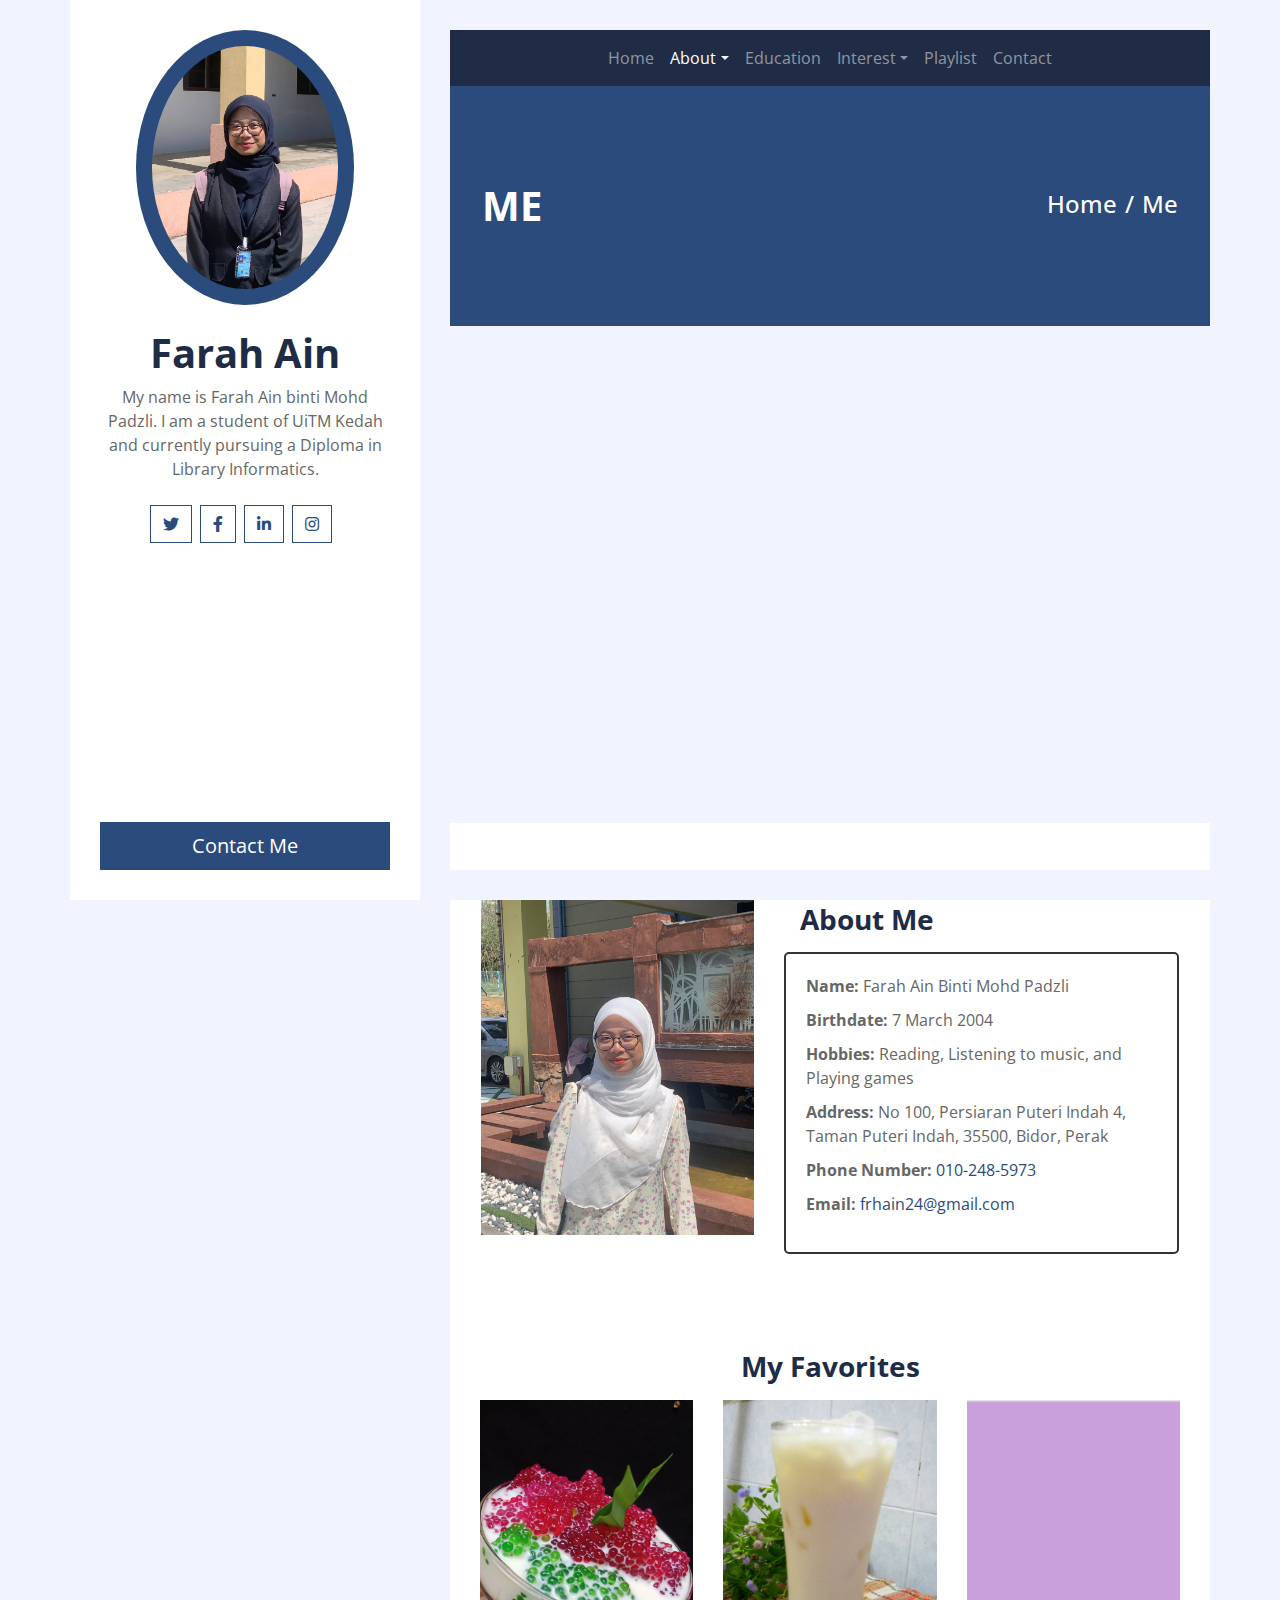
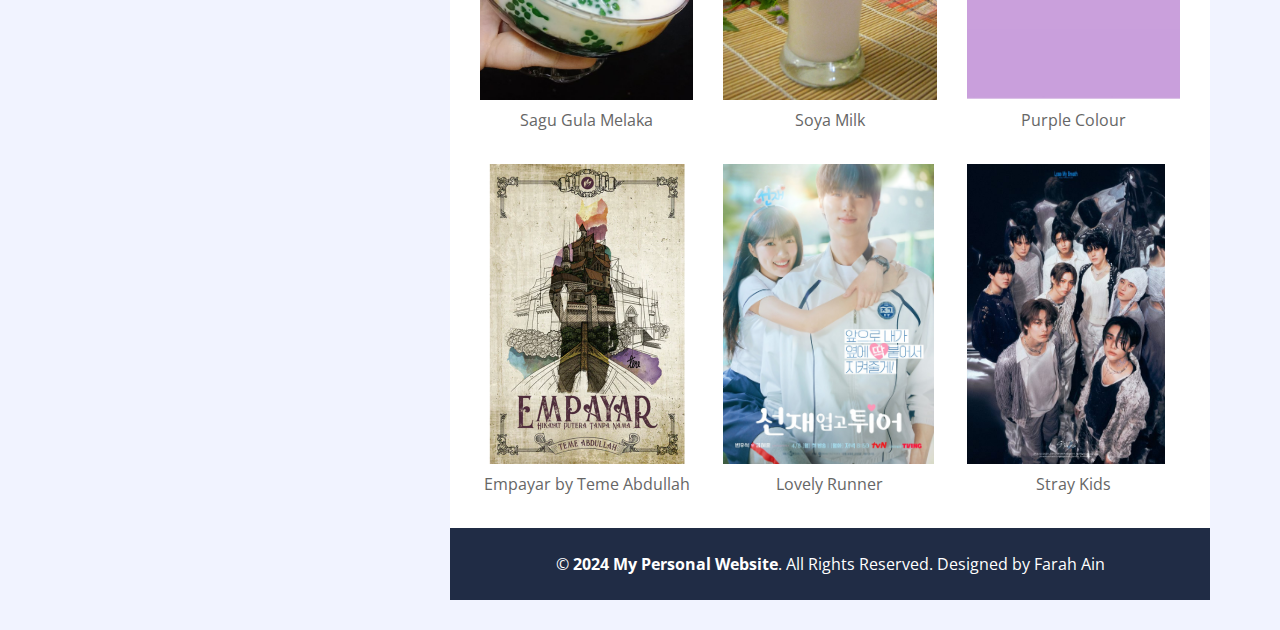
<file: myself.html>
<!DOCTYPE html>
<html lang="en">

<head>
    <meta charset="utf-8">
    <title>Me</title>
    <meta content="width=device-width, initial-scale=1.0" name="viewport">
    <meta name="keywords" content="Farah Ain, personal website, about me, my friends, university friends, high school friends, library informatics">
    <meta name="description" content="Welcome to Farah Ain's personal website. Discover more about me, my family, friends, education, interests, and ambitions.">

    <!-- Favicon -->
    <link href="img/favicon.ico" rel="icon">

    <!-- Google Fonts -->
    <link href="https://fonts.googleapis.com/css2?family=Open+Sans:300;400;600;700;800&display=swap" rel="stylesheet">

    <!-- Font Awesome -->
    <link href="https://cdnjs.cloudflare.com/ajax/libs/font-awesome/5.10.0/css/all.min.css" rel="stylesheet">

    <!-- Customized Bootstrap Stylesheet -->
    <link href="css/style.css" rel="stylesheet">
</head>

<body>
    <div class="wrapper">
        <div class="sidebar">
            <div class="sidebar-text d-flex flex-column h-100 justify-content-center text-center">
                <img class="mx-auto d-block w-75 bg-primary img-fluid rounded-circle mb-4 p-3" src="img/profile.jpg" alt="Image">
                <h1 class="font-weight-bold">Farah Ain</h1>
                <p class="mb-4">
                    My name is Farah Ain binti Mohd Padzli. I am a student of UiTM Kedah and currently pursuing a Diploma in Library Informatics.
                </p>
                <div class="d-flex justify-content-center mb-5">
                    <a class="btn btn-outline-primary mr-2" href="https://x.com/frhin___?t=VuHdfo6y2QuNvs4_Ee4nRQ&s=35" target="_blank"><i class="fab fa-twitter"></i></a>
                    <a class="btn btn-outline-primary mr-2" href="https://www.facebook.com/farah.ain.1481?mibextid=ZbWKwL" target="_blank"><i class="fab fa-facebook-f"></i></a>
                    <a class="btn btn-outline-primary mr-2" href="https://www.linkedin.com/in/farah-ain-027722274" target="_blank"><i class="fab fa-linkedin-in"></i></a>
                    <a class="btn btn-outline-primary mr-2" href="https://www.instagram.com/farlxz__?igsh=ejdsNG0zMDU1dmw=" target="_blank"><i class="fab fa-instagram"></i></a>
                </div>
                <a href="contact.html" class="btn btn-lg btn-block btn-primary mt-auto">Contact Me</a>
            </div>
            <div class="sidebar-icon d-flex flex-column h-100 justify-content-center text-right">
                <i class="fas fa-2x fa-angle-double-right text-primary"></i>
            </div>
        </div>
        <div class="content">

            <!-- Navbar Start -->
            <div class="container p-0">
                <nav class="navbar navbar-expand-lg bg-secondary navbar-dark">
                    <a href="#" class="navbar-brand d-block d-lg-none">Navigation</a>
                    <button type="button" class="navbar-toggler" data-toggle="collapse" data-target="#navbarCollapse">
                        <span class="navbar-toggler-icon"></span>
                    </button>
                    <div class="collapse navbar-collapse justify-content-between" id="navbarCollapse">
                        <ul class="navbar-nav m-auto">
                            <li class="nav-item">
                                <a href="index.html" class="nav-link">Home</a>
                            </li>
                            <li class="nav-item dropdown">
                                <a href="#" class="nav-link dropdown-toggle active" data-toggle="dropdown">About</a>
                                <div class="dropdown-menu">
                                    <a href="myself.html" class="dropdown-item">Me</a>
                                    <a href="family.html" class="dropdown-item">My Family</a>
                                    <a href="friends.html" class="dropdown-item">My Friends</a>
                                </div>
                            </li>
                            <li class="nav-item">
                                <a href="education.html" class="nav-link">Education</a>
                            </li>
                            <li class="nav-item dropdown">
                                <a href="#" class="nav-link dropdown-toggle" data-toggle="dropdown">Interest</a>
                                <div class="dropdown-menu">
                                    <a href="hobbies.html" class="dropdown-item">Hobbies</a>
                                    <a href="ambitions.html" class="dropdown-item">Ambitions</a>
                                </div>
                            </li>
                            <li class="nav-item">
                                <a href="playlist.html" class="nav-link">Playlist</a>
                            </li>
                            <li class="nav-item">
                                <a href="contact.html" class="nav-link">Contact</a>
                            </li>
                        </ul>
                    </div>
                </nav>
            </div>
            <!-- Navbar End -->

            <!-- Page Header Start -->
            <div class="container py-5 px-2 bg-primary">
                <div class="row py-5 px-4">
                    <div class="col-sm-6 text-center text-md-left">
                        <h1 class="mb-3 mb-md-0 text-white text-uppercase font-weight-bold">Me</h1>
                    </div>
                    <div class="col-sm-6 text-center text-md-right">
                        <div class="d-inline-flex pt-2">
                            <h4 class="m-0 text-white"><a class="text-white" href="index.html">Home</a></h4>
                            <h4 class="m-0 text-white px-2">/</h4>
                            <h4 class="m-0 text-white">Me</h4>
                        </div>
                    </div>
                </div>
            </div>
            <!-- Page Header End -->

            <!-- Introduction about Myself Start -->
            <div class="container py-5 px-4 text-center">
                 <div class="embed-responsive embed-responsive-16by9">
                 <iframe width="560" height="315" src="https://www.youtube.com/embed/Mi5sSnOC6jA?si=GQ2Hul-N88G_s9QX" title="YouTube video player" frameborder="0" allow="accelerometer; autoplay; clipboard-write; encrypted-media; gyroscope; picture-in-picture; web-share" referrerpolicy="strict-origin-when-cross-origin" allowfullscreen></iframe>
                 </div>
            </div>
            <!-- Introduction about Myself End -->


            <!-- About Me Start -->
            <div class="container bg-white pt-5">
                <div class="row about-me-item px-3 pb-5">
                    <div class="col-md-5">
                        <img class="img-fluid mb-4 mb-md-0" src="img/myself.jpg" alt="Your Image">
                    </div>
                    <div class="col-md-7">
                        <h3 class="mt-md-4 px-md-3 mb-2 py-2 bg-white font-weight-bold">About Me</h3>
                        <div class="biodata-container">
                            <ul class="biodata-list">
                                <li><strong>Name:</strong> Farah Ain Binti Mohd Padzli</li>
                                <li><strong>Birthdate:</strong> 7 March 2004</li>
                                <li><strong>Hobbies:</strong> Reading, Listening to music, and Playing games</li>
                                <li><strong>Address:</strong> No 100, Persiaran Puteri Indah 4, Taman Puteri Indah, 35500, Bidor, Perak</li>
                                <li><strong>Phone Number:</strong> <a href="tel:010-248-5973">010-248-5973</a></li>
                                <li><strong>Email:</strong> <a href="mailto:frhain24@gmail.com">frhain24@gmail.com</a></li>
                            </ul>
                        </div>
                    </div>
                </div>
            </div>
            <!-- About Me End -->

            <!-- My Favorites Start -->
            <div class="container bg-white pt-3">
                <h3 class="text-center mt-4 px-md-3 mb-2 py-2 bg-white font-weight-bold">My Favorites</h3>
                <div class="portfolio-details">
                    <div class="container">
                        <div class="portfolio-content">
                            <div class="isotope">
                                <div class="row justify-content-center">
                                    <div class="col-md-4 mb-3">
                                        <div class="item">
                                            <img src="img/favorite-1.jpg" alt="Favorite 1" class="img-fluid favorite-image">
                                            <div class="isotope-overlay">
                                                <a href="#">
                                                    My Favorite Food
                                                </a>
                                            </div>
                                            <p class="text-center mt-2">Sagu Gula Melaka</p>
                                        </div>
                                    </div>

                                    <div class="col-md-4 mb-3">
                                        <div class="item">
                                            <img src="img/favorite-2.jpg" alt="Favorite 2" class="img-fluid favorite-image">
                                            <div class="isotope-overlay">
                                                <a href="#">
                                                    My Favorite Drink
                                                </a>
                                            </div>
                                            <p class="text-center mt-2">Soya Milk</p>
                                        </div>
                                    </div>

                                    <div class="col-md-4 mb-3">
                                        <div class="item">
                                            <img src="img/favorite-3.jpg" alt="Favorite 3" class="img-fluid favorite-image">
                                            <div class="isotope-overlay">
                                                <a href="#">
                                                    My Favorite Colour
                                                </a>
                                            </div>
                                            <p class="text-center mt-2">Purple Colour</p>
                                        </div>
                                    </div>

                                    <div class="col-md-4 mb-3">
                                        <div class="item">
                                            <img src="img/favorite-4.jpg" alt="Favorite 4" class="img-fluid favorite-image">
                                            <div class="isotope-overlay">
                                                <a href="#">
                                                    My Favorite Book
                                                </a>
                                            </div>
                                            <p class="text-center mt-2">Empayar by Teme Abdullah</p>
                                        </div>
                                    </div>

                                    <div class="col-md-4 mb-3">
                                        <div class="item">
                                            <img src="img/favorite-5.jpg" alt="Favorite 5" class="img-fluid favorite-image">
                                            <div class="isotope-overlay">
                                                <a href="#">
                                                    My Favorite Drama
                                                </a>
                                            </div>
                                            <p class="text-center mt-2">Lovely Runner</p>
                                        </div>
                                    </div>

                                    <div class="col-md-4 mb-3">
                                        <div class="item">
                                            <img src="img/favorite-6.jpg" alt="Favorite 6" class="img-fluid favorite-image">
                                            <div class="isotope-overlay">
                                                <a href="#">
                                                    My Favorite Band
                                                </a>
                                            </div>
                                            <p class="text-center mt-2">Stray Kids</p>
                                        </div>
                                    </div>

                                </div>
                            </div>
                        </div>
                    </div>
                </div>
            </div>
            <!-- My Favorites End -->

            <!-- Footer Start -->
            <div class="container py-4 bg-secondary text-center">
                <p class="m-0 text-white">
                    &copy; <a class="text-white font-weight-bold" href="#">2024 My Personal Website</a>. All Rights Reserved. Designed by Farah Ain
                </p>
            </div>
            <!-- Footer End -->
        </div>
    </div>

    <!-- Back to Top -->
    <a href="#" class="back-to-top"><i class="fa fa-angle-double-up"></i></a>

    <!-- JavaScript Libraries -->
    <script src="https://code.jquery.com/jquery-3.4.1.min.js"></script>
    <script src="https://stackpath.bootstrapcdn.com/bootstrap/4.4.1/js/bootstrap.bundle.min.js"></script>
    <script src="lib/easing/easing.min.js"></script>
    <script src="lib/waypoints/waypoints.min.js"></script>

    <!-- Contact Javascript File -->
    <script src="mail/jqBootstrapValidation.min.js"></script>
    <script src="mail/contact.js"></script>

    <!-- Template Javascript -->
    <script src="js/main.js"></script>
</body>
</html>
</file>
<file: css/style.css>
@charset "UTF-8";
/******* Bootstrap Theming ********/
/*!
 * Bootstrap v4.5.3 (https://getbootstrap.com/)
 * Copyright 2011-2020 The Bootstrap Authors
 * Copyright 2011-2020 Twitter, Inc.
 * Licensed under MIT (https://github.com/twbs/bootstrap/blob/main/LICENSE)
 */
:root {
  --blue: #007bff;
  --indigo: #6610f2;
  --purple: #6f42c1;
  --pink: #e83e8c;
  --red: #dc3545;
  --orange: #fd7e14;
  --yellow: #ffc107;
  --green: #28a745;
  --teal: #20c997;
  --cyan: #17a2b8;
  --white: #fff;
  --gray: #6c757d;
  --gray-dark: #343a40;
  --primary: #2A4B7C;
  --secondary: #202C45;
  --success: #28a745;
  --info: #17a2b8;
  --warning: #ffc107;
  --danger: #dc3545;
  --light: #f1f3ff;
  --dark: #343a40;
  --breakpoint-xs: 0;
  --breakpoint-sm: 576px;
  --breakpoint-md: 768px;
  --breakpoint-lg: 992px;
  --breakpoint-xl: 1200px;
  --font-family-sans-serif: -apple-system, BlinkMacSystemFont, "Segoe UI", Roboto, "Helvetica Neue", Arial, "Noto Sans", sans-serif, "Apple Color Emoji", "Segoe UI Emoji", "Segoe UI Symbol", "Noto Color Emoji";
  --font-family-monospace: SFMono-Regular, Menlo, Monaco, Consolas, "Liberation Mono", "Courier New", monospace;
}

*,
*::before,
*::after {
  box-sizing: border-box;
}

html {
  font-family: sans-serif;
  line-height: 1.15;
  -webkit-text-size-adjust: 100%;
  -webkit-tap-highlight-color: rgba(0, 0, 0, 0);
}

article, aside, figcaption, figure, footer, header, hgroup, main, nav, section {
  display: block;
}

body {
  margin: 0;
  font-family: "Open Sans", sans-serif;
  font-size: 1rem;
  font-weight: 400;
  line-height: 1.5;
  color: #666666;
  text-align: left;
  background-color: #f1f3ff;
}

[tabindex="-1"]:focus:not(:focus-visible) {
  outline: 0 !important;
}

hr {
  box-sizing: content-box;
  height: 0;
  overflow: visible;
}

h1, h2, h3, h4, h5, h6 {
  margin-top: 0;
  margin-bottom: 0.5rem;
}

p {
  margin-top: 0;
  margin-bottom: 1rem;
}

abbr[title],
abbr[data-original-title] {
  text-decoration: underline;
  text-decoration: underline dotted;
  cursor: help;
  border-bottom: 0;
  text-decoration-skip-ink: none;
}

address {
  margin-bottom: 1rem;
  font-style: normal;
  line-height: inherit;
}

ol,
ul,
dl {
  margin-top: 0;
  margin-bottom: 1rem;
}

ol ol,
ul ul,
ol ul,
ul ol {
  margin-bottom: 0;
}

dt {
  font-weight: 700;
}

dd {
  margin-bottom: 0.5rem;
  margin-left: 0;
}

blockquote {
  margin: 0 0 1rem;
}

b,
strong {
  font-weight: bolder;
}

small {
  font-size: 80%;
}

sub,
sup {
  position: relative;
  font-size: 75%;
  line-height: 0;
  vertical-align: baseline;
}

sub {
  bottom: -0.25em;
}

sup {
  top: -0.5em;
}

a {
  color: #2A4B7C;
  text-decoration: none;
  background-color: transparent;
}
a:hover {
  color: #172843;
  text-decoration: underline;
}

a:not([href]):not([class]) {
  color: inherit;
  text-decoration: none;
}
a:not([href]):not([class]):hover {
  color: inherit;
  text-decoration: none;
}

pre,
code,
kbd,
samp {
  font-family: SFMono-Regular, Menlo, Monaco, Consolas, "Liberation Mono", "Courier New", monospace;
  font-size: 1em;
}

pre {
  margin-top: 0;
  margin-bottom: 1rem;
  overflow: auto;
  -ms-overflow-style: scrollbar;
}

figure {
  margin: 0 0 1rem;
}

img {
  vertical-align: middle;
  border-style: none;
}

svg {
  overflow: hidden;
  vertical-align: middle;
}

table {
  border-collapse: collapse;
}

caption {
  padding-top: 0.75rem;
  padding-bottom: 0.75rem;
  color: #6c757d;
  text-align: left;
  caption-side: bottom;
}

th {
  text-align: inherit;
  text-align: -webkit-match-parent;
}

label {
  display: inline-block;
  margin-bottom: 0.5rem;
}

button {
  border-radius: 0;
}

button:focus {
  outline: 1px dotted;
  outline: 5px auto -webkit-focus-ring-color;
}

input,
button,
select,
optgroup,
textarea {
  margin: 0;
  font-family: inherit;
  font-size: inherit;
  line-height: inherit;
}

button,
input {
  overflow: visible;
}

button,
select {
  text-transform: none;
}

[role=button] {
  cursor: pointer;
}

select {
  word-wrap: normal;
}

button,
[type=button],
[type=reset],
[type=submit] {
  -webkit-appearance: button;
}

button:not(:disabled),
[type=button]:not(:disabled),
[type=reset]:not(:disabled),
[type=submit]:not(:disabled) {
  cursor: pointer;
}

button::-moz-focus-inner,
[type=button]::-moz-focus-inner,
[type=reset]::-moz-focus-inner,
[type=submit]::-moz-focus-inner {
  padding: 0;
  border-style: none;
}

input[type=radio],
input[type=checkbox] {
  box-sizing: border-box;
  padding: 0;
}

textarea {
  overflow: auto;
  resize: vertical;
}

fieldset {
  min-width: 0;
  padding: 0;
  margin: 0;
  border: 0;
}

legend {
  display: block;
  width: 100%;
  max-width: 100%;
  padding: 0;
  margin-bottom: 0.5rem;
  font-size: 1.5rem;
  line-height: inherit;
  color: inherit;
  white-space: normal;
}

progress {
  vertical-align: baseline;
}

[type=number]::-webkit-inner-spin-button,
[type=number]::-webkit-outer-spin-button {
  height: auto;
}

[type=search] {
  outline-offset: -2px;
  -webkit-appearance: none;
}

[type=search]::-webkit-search-decoration {
  -webkit-appearance: none;
}

::-webkit-file-upload-button {
  font: inherit;
  -webkit-appearance: button;
}

output {
  display: inline-block;
}

summary {
  display: list-item;
  cursor: pointer;
}

template {
  display: none;
}

[hidden] {
  display: none !important;
}

h1, h2, h3, h4, h5, h6,
.h1, .h2, .h3, .h4, .h5, .h6 {
  margin-bottom: 0.5rem;
  font-weight: 500;
  line-height: 1.2;
  color: #202C45;
}

h1, .h1 {
  font-size: 2.5rem;
}

h2, .h2 {
  font-size: 2rem;
}

h3, .h3 {
  font-size: 1.75rem;
}

h4, .h4 {
  font-size: 1.5rem;
}

h5, .h5 {
  font-size: 1.25rem;
}

h6, .h6 {
  font-size: 1rem;
}

.lead {
  font-size: 1.25rem;
  font-weight: 300;
}

.display-1 {
  font-size: 6rem;
  font-weight: 300;
  line-height: 1.2;
}

.display-2 {
  font-size: 5.5rem;
  font-weight: 300;
  line-height: 1.2;
}

.display-3 {
  font-size: 4.5rem;
  font-weight: 300;
  line-height: 1.2;
}

.display-4 {
  font-size: 3.5rem;
  font-weight: 300;
  line-height: 1.2;
}

hr {
  margin-top: 1rem;
  margin-bottom: 1rem;
  border: 0;
  border-top: 1px solid rgba(0, 0, 0, 0.1);
}

small,
.small {
  font-size: 80%;
  font-weight: 400;
}

mark,
.mark {
  padding: 0.2em;
  background-color: #fcf8e3;
}

.list-unstyled {
  padding-left: 0;
  list-style: none;
}

.list-inline {
  padding-left: 0;
  list-style: none;
}

.list-inline-item {
  display: inline-block;
}
.list-inline-item:not(:last-child) {
  margin-right: 0.5rem;
}

.initialism {
  font-size: 90%;
  text-transform: uppercase;
}

.blockquote {
  margin-bottom: 1rem;
  font-size: 1.25rem;
}

.blockquote-footer {
  display: block;
  font-size: 80%;
  color: #6c757d;
}
.blockquote-footer::before {
  content: "— ";
}

.img-fluid {
  max-width: 100%;
  height: auto;
}

.img-thumbnail {
  padding: 0.25rem;
  background-color: #f1f3ff;
  border: 1px solid #dee2e6;
  max-width: 100%;
  height: auto;
}

.figure {
  display: inline-block;
}

.figure-img {
  margin-bottom: 0.5rem;
  line-height: 1;
}

.figure-caption {
  font-size: 90%;
  color: #6c757d;
}

code {
  font-size: 87.5%;
  color: #e83e8c;
  word-wrap: break-word;
}
a > code {
  color: inherit;
}

kbd {
  padding: 0.2rem 0.4rem;
  font-size: 87.5%;
  color: #fff;
  background-color: #212529;
}
kbd kbd {
  padding: 0;
  font-size: 100%;
  font-weight: 700;
}

pre {
  display: block;
  font-size: 87.5%;
  color: #212529;
}
pre code {
  font-size: inherit;
  color: inherit;
  word-break: normal;
}

.pre-scrollable {
  max-height: 340px;
  overflow-y: scroll;
}

.container,
.container-fluid,
.container-xl,
.container-lg,
.container-md,
.container-sm {
  width: 100%;
  padding-right: 15px;
  padding-left: 15px;
  margin-right: auto;
  margin-left: auto;
}

@media (min-width: 576px) {
  .container-sm, .container {
    max-width: 540px;
  }
}
@media (min-width: 768px) {
  .container-md, .container-sm, .container {
    max-width: 720px;
  }
}
@media (min-width: 992px) {
  .container-lg, .container-md, .container-sm, .container {
    max-width: 960px;
  }
}
@media (min-width: 1200px) {
  .container-xl, .container-lg, .container-md, .container-sm, .container {
    max-width: 1140px;
  }
}
.row {
  display: flex;
  flex-wrap: wrap;
  margin-right: -15px;
  margin-left: -15px;
}

.no-gutters {
  margin-right: 0;
  margin-left: 0;
}
.no-gutters > .col,
.no-gutters > [class*=col-] {
  padding-right: 0;
  padding-left: 0;
}

.col-xl,
.col-xl-auto, .col-xl-12, .col-xl-11, .col-xl-10, .col-xl-9, .col-xl-8, .col-xl-7, .col-xl-6, .col-xl-5, .col-xl-4, .col-xl-3, .col-xl-2, .col-xl-1, .col-lg,
.col-lg-auto, .col-lg-12, .col-lg-11, .col-lg-10, .col-lg-9, .col-lg-8, .col-lg-7, .col-lg-6, .col-lg-5, .col-lg-4, .col-lg-3, .col-lg-2, .col-lg-1, .col-md,
.col-md-auto, .col-md-12, .col-md-11, .col-md-10, .col-md-9, .col-md-8, .col-md-7, .col-md-6, .col-md-5, .col-md-4, .col-md-3, .col-md-2, .col-md-1, .col-sm,
.col-sm-auto, .col-sm-12, .col-sm-11, .col-sm-10, .col-sm-9, .col-sm-8, .col-sm-7, .col-sm-6, .col-sm-5, .col-sm-4, .col-sm-3, .col-sm-2, .col-sm-1, .col,
.col-auto, .col-12, .col-11, .col-10, .col-9, .col-8, .col-7, .col-6, .col-5, .col-4, .col-3, .col-2, .col-1 {
  position: relative;
  width: 100%;
  padding-right: 15px;
  padding-left: 15px;
}

.col {
  flex-basis: 0;
  flex-grow: 1;
  max-width: 100%;
}

.row-cols-1 > * {
  flex: 0 0 100%;
  max-width: 100%;
}

.row-cols-2 > * {
  flex: 0 0 50%;
  max-width: 50%;
}

.row-cols-3 > * {
  flex: 0 0 33.3333333333%;
  max-width: 33.3333333333%;
}

.row-cols-4 > * {
  flex: 0 0 25%;
  max-width: 25%;
}

.row-cols-5 > * {
  flex: 0 0 20%;
  max-width: 20%;
}

.row-cols-6 > * {
  flex: 0 0 16.6666666667%;
  max-width: 16.6666666667%;
}

.col-auto {
  flex: 0 0 auto;
  width: auto;
  max-width: 100%;
}

.col-1 {
  flex: 0 0 8.3333333333%;
  max-width: 8.3333333333%;
}

.col-2 {
  flex: 0 0 16.6666666667%;
  max-width: 16.6666666667%;
}

.col-3 {
  flex: 0 0 25%;
  max-width: 25%;
}

.col-4 {
  flex: 0 0 33.3333333333%;
  max-width: 33.3333333333%;
}

.col-5 {
  flex: 0 0 41.6666666667%;
  max-width: 41.6666666667%;
}

.col-6 {
  flex: 0 0 50%;
  max-width: 50%;
}

.col-7 {
  flex: 0 0 58.3333333333%;
  max-width: 58.3333333333%;
}

.col-8 {
  flex: 0 0 66.6666666667%;
  max-width: 66.6666666667%;
}

.col-9 {
  flex: 0 0 75%;
  max-width: 75%;
}

.col-10 {
  flex: 0 0 83.3333333333%;
  max-width: 83.3333333333%;
}

.col-11 {
  flex: 0 0 91.6666666667%;
  max-width: 91.6666666667%;
}

.col-12 {
  flex: 0 0 100%;
  max-width: 100%;
}

.order-first {
  order: -1;
}

.order-last {
  order: 13;
}

.order-0 {
  order: 0;
}

.order-1 {
  order: 1;
}

.order-2 {
  order: 2;
}

.order-3 {
  order: 3;
}

.order-4 {
  order: 4;
}

.order-5 {
  order: 5;
}

.order-6 {
  order: 6;
}

.order-7 {
  order: 7;
}

.order-8 {
  order: 8;
}

.order-9 {
  order: 9;
}

.order-10 {
  order: 10;
}

.order-11 {
  order: 11;
}

.order-12 {
  order: 12;
}

.offset-1 {
  margin-left: 8.3333333333%;
}

.offset-2 {
  margin-left: 16.6666666667%;
}

.offset-3 {
  margin-left: 25%;
}

.offset-4 {
  margin-left: 33.3333333333%;
}

.offset-5 {
  margin-left: 41.6666666667%;
}

.offset-6 {
  margin-left: 50%;
}

.offset-7 {
  margin-left: 58.3333333333%;
}

.offset-8 {
  margin-left: 66.6666666667%;
}

.offset-9 {
  margin-left: 75%;
}

.offset-10 {
  margin-left: 83.3333333333%;
}

.offset-11 {
  margin-left: 91.6666666667%;
}

@media (min-width: 576px) {
  .col-sm {
    flex-basis: 0;
    flex-grow: 1;
    max-width: 100%;
  }

  .row-cols-sm-1 > * {
    flex: 0 0 100%;
    max-width: 100%;
  }

  .row-cols-sm-2 > * {
    flex: 0 0 50%;
    max-width: 50%;
  }

  .row-cols-sm-3 > * {
    flex: 0 0 33.3333333333%;
    max-width: 33.3333333333%;
  }

  .row-cols-sm-4 > * {
    flex: 0 0 25%;
    max-width: 25%;
  }

  .row-cols-sm-5 > * {
    flex: 0 0 20%;
    max-width: 20%;
  }

  .row-cols-sm-6 > * {
    flex: 0 0 16.6666666667%;
    max-width: 16.6666666667%;
  }

  .col-sm-auto {
    flex: 0 0 auto;
    width: auto;
    max-width: 100%;
  }

  .col-sm-1 {
    flex: 0 0 8.3333333333%;
    max-width: 8.3333333333%;
  }

  .col-sm-2 {
    flex: 0 0 16.6666666667%;
    max-width: 16.6666666667%;
  }

  .col-sm-3 {
    flex: 0 0 25%;
    max-width: 25%;
  }

  .col-sm-4 {
    flex: 0 0 33.3333333333%;
    max-width: 33.3333333333%;
  }

  .col-sm-5 {
    flex: 0 0 41.6666666667%;
    max-width: 41.6666666667%;
  }

  .col-sm-6 {
    flex: 0 0 50%;
    max-width: 50%;
  }

  .col-sm-7 {
    flex: 0 0 58.3333333333%;
    max-width: 58.3333333333%;
  }

  .col-sm-8 {
    flex: 0 0 66.6666666667%;
    max-width: 66.6666666667%;
  }

  .col-sm-9 {
    flex: 0 0 75%;
    max-width: 75%;
  }

  .col-sm-10 {
    flex: 0 0 83.3333333333%;
    max-width: 83.3333333333%;
  }

  .col-sm-11 {
    flex: 0 0 91.6666666667%;
    max-width: 91.6666666667%;
  }

  .col-sm-12 {
    flex: 0 0 100%;
    max-width: 100%;
  }

  .order-sm-first {
    order: -1;
  }

  .order-sm-last {
    order: 13;
  }

  .order-sm-0 {
    order: 0;
  }

  .order-sm-1 {
    order: 1;
  }

  .order-sm-2 {
    order: 2;
  }

  .order-sm-3 {
    order: 3;
  }

  .order-sm-4 {
    order: 4;
  }

  .order-sm-5 {
    order: 5;
  }

  .order-sm-6 {
    order: 6;
  }

  .order-sm-7 {
    order: 7;
  }

  .order-sm-8 {
    order: 8;
  }

  .order-sm-9 {
    order: 9;
  }

  .order-sm-10 {
    order: 10;
  }

  .order-sm-11 {
    order: 11;
  }

  .order-sm-12 {
    order: 12;
  }

  .offset-sm-0 {
    margin-left: 0;
  }

  .offset-sm-1 {
    margin-left: 8.3333333333%;
  }

  .offset-sm-2 {
    margin-left: 16.6666666667%;
  }

  .offset-sm-3 {
    margin-left: 25%;
  }

  .offset-sm-4 {
    margin-left: 33.3333333333%;
  }

  .offset-sm-5 {
    margin-left: 41.6666666667%;
  }

  .offset-sm-6 {
    margin-left: 50%;
  }

  .offset-sm-7 {
    margin-left: 58.3333333333%;
  }

  .offset-sm-8 {
    margin-left: 66.6666666667%;
  }

  .offset-sm-9 {
    margin-left: 75%;
  }

  .offset-sm-10 {
    margin-left: 83.3333333333%;
  }

  .offset-sm-11 {
    margin-left: 91.6666666667%;
  }
}
@media (min-width: 768px) {
  .col-md {
    flex-basis: 0;
    flex-grow: 1;
    max-width: 100%;
  }

  .row-cols-md-1 > * {
    flex: 0 0 100%;
    max-width: 100%;
  }

  .row-cols-md-2 > * {
    flex: 0 0 50%;
    max-width: 50%;
  }

  .row-cols-md-3 > * {
    flex: 0 0 33.3333333333%;
    max-width: 33.3333333333%;
  }

  .row-cols-md-4 > * {
    flex: 0 0 25%;
    max-width: 25%;
  }

  .row-cols-md-5 > * {
    flex: 0 0 20%;
    max-width: 20%;
  }

  .row-cols-md-6 > * {
    flex: 0 0 16.6666666667%;
    max-width: 16.6666666667%;
  }

  .col-md-auto {
    flex: 0 0 auto;
    width: auto;
    max-width: 100%;
  }

  .col-md-1 {
    flex: 0 0 8.3333333333%;
    max-width: 8.3333333333%;
  }

  .col-md-2 {
    flex: 0 0 16.6666666667%;
    max-width: 16.6666666667%;
  }

  .col-md-3 {
    flex: 0 0 25%;
    max-width: 25%;
  }

  .col-md-4 {
    flex: 0 0 33.3333333333%;
    max-width: 33.3333333333%;
  }

  .col-md-5 {
    flex: 0 0 41.6666666667%;
    max-width: 41.6666666667%;
  }

  .col-md-6 {
    flex: 0 0 50%;
    max-width: 50%;
  }

  .col-md-7 {
    flex: 0 0 58.3333333333%;
    max-width: 58.3333333333%;
  }

  .col-md-8 {
    flex: 0 0 66.6666666667%;
    max-width: 66.6666666667%;
  }

  .col-md-9 {
    flex: 0 0 75%;
    max-width: 75%;
  }

  .col-md-10 {
    flex: 0 0 83.3333333333%;
    max-width: 83.3333333333%;
  }

  .col-md-11 {
    flex: 0 0 91.6666666667%;
    max-width: 91.6666666667%;
  }

  .col-md-12 {
    flex: 0 0 100%;
    max-width: 100%;
  }

  .order-md-first {
    order: -1;
  }

  .order-md-last {
    order: 13;
  }

  .order-md-0 {
    order: 0;
  }

  .order-md-1 {
    order: 1;
  }

  .order-md-2 {
    order: 2;
  }

  .order-md-3 {
    order: 3;
  }

  .order-md-4 {
    order: 4;
  }

  .order-md-5 {
    order: 5;
  }

  .order-md-6 {
    order: 6;
  }

  .order-md-7 {
    order: 7;
  }

  .order-md-8 {
    order: 8;
  }

  .order-md-9 {
    order: 9;
  }

  .order-md-10 {
    order: 10;
  }

  .order-md-11 {
    order: 11;
  }

  .order-md-12 {
    order: 12;
  }

  .offset-md-0 {
    margin-left: 0;
  }

  .offset-md-1 {
    margin-left: 8.3333333333%;
  }

  .offset-md-2 {
    margin-left: 16.6666666667%;
  }

  .offset-md-3 {
    margin-left: 25%;
  }

  .offset-md-4 {
    margin-left: 33.3333333333%;
  }

  .offset-md-5 {
    margin-left: 41.6666666667%;
  }

  .offset-md-6 {
    margin-left: 50%;
  }

  .offset-md-7 {
    margin-left: 58.3333333333%;
  }

  .offset-md-8 {
    margin-left: 66.6666666667%;
  }

  .offset-md-9 {
    margin-left: 75%;
  }

  .offset-md-10 {
    margin-left: 83.3333333333%;
  }

  .offset-md-11 {
    margin-left: 91.6666666667%;
  }
}
@media (min-width: 992px) {
  .col-lg {
    flex-basis: 0;
    flex-grow: 1;
    max-width: 100%;
  }

  .row-cols-lg-1 > * {
    flex: 0 0 100%;
    max-width: 100%;
  }

  .row-cols-lg-2 > * {
    flex: 0 0 50%;
    max-width: 50%;
  }

  .row-cols-lg-3 > * {
    flex: 0 0 33.3333333333%;
    max-width: 33.3333333333%;
  }

  .row-cols-lg-4 > * {
    flex: 0 0 25%;
    max-width: 25%;
  }

  .row-cols-lg-5 > * {
    flex: 0 0 20%;
    max-width: 20%;
  }

  .row-cols-lg-6 > * {
    flex: 0 0 16.6666666667%;
    max-width: 16.6666666667%;
  }

  .col-lg-auto {
    flex: 0 0 auto;
    width: auto;
    max-width: 100%;
  }

  .col-lg-1 {
    flex: 0 0 8.3333333333%;
    max-width: 8.3333333333%;
  }

  .col-lg-2 {
    flex: 0 0 16.6666666667%;
    max-width: 16.6666666667%;
  }

  .col-lg-3 {
    flex: 0 0 25%;
    max-width: 25%;
  }

  .col-lg-4 {
    flex: 0 0 33.3333333333%;
    max-width: 33.3333333333%;
  }

  .col-lg-5 {
    flex: 0 0 41.6666666667%;
    max-width: 41.6666666667%;
  }

  .col-lg-6 {
    flex: 0 0 50%;
    max-width: 50%;
  }

  .col-lg-7 {
    flex: 0 0 58.3333333333%;
    max-width: 58.3333333333%;
  }

  .col-lg-8 {
    flex: 0 0 66.6666666667%;
    max-width: 66.6666666667%;
  }

  .col-lg-9 {
    flex: 0 0 75%;
    max-width: 75%;
  }

  .col-lg-10 {
    flex: 0 0 83.3333333333%;
    max-width: 83.3333333333%;
  }

  .col-lg-11 {
    flex: 0 0 91.6666666667%;
    max-width: 91.6666666667%;
  }

  .col-lg-12 {
    flex: 0 0 100%;
    max-width: 100%;
  }

  .order-lg-first {
    order: -1;
  }

  .order-lg-last {
    order: 13;
  }

  .order-lg-0 {
    order: 0;
  }

  .order-lg-1 {
    order: 1;
  }

  .order-lg-2 {
    order: 2;
  }

  .order-lg-3 {
    order: 3;
  }

  .order-lg-4 {
    order: 4;
  }

  .order-lg-5 {
    order: 5;
  }

  .order-lg-6 {
    order: 6;
  }

  .order-lg-7 {
    order: 7;
  }

  .order-lg-8 {
    order: 8;
  }

  .order-lg-9 {
    order: 9;
  }

  .order-lg-10 {
    order: 10;
  }

  .order-lg-11 {
    order: 11;
  }

  .order-lg-12 {
    order: 12;
  }

  .offset-lg-0 {
    margin-left: 0;
  }

  .offset-lg-1 {
    margin-left: 8.3333333333%;
  }

  .offset-lg-2 {
    margin-left: 16.6666666667%;
  }

  .offset-lg-3 {
    margin-left: 25%;
  }

  .offset-lg-4 {
    margin-left: 33.3333333333%;
  }

  .offset-lg-5 {
    margin-left: 41.6666666667%;
  }

  .offset-lg-6 {
    margin-left: 50%;
  }

  .offset-lg-7 {
    margin-left: 58.3333333333%;
  }

  .offset-lg-8 {
    margin-left: 66.6666666667%;
  }

  .offset-lg-9 {
    margin-left: 75%;
  }

  .offset-lg-10 {
    margin-left: 83.3333333333%;
  }

  .offset-lg-11 {
    margin-left: 91.6666666667%;
  }
}
@media (min-width: 1200px) {
  .col-xl {
    flex-basis: 0;
    flex-grow: 1;
    max-width: 100%;
  }

  .row-cols-xl-1 > * {
    flex: 0 0 100%;
    max-width: 100%;
  }

  .row-cols-xl-2 > * {
    flex: 0 0 50%;
    max-width: 50%;
  }

  .row-cols-xl-3 > * {
    flex: 0 0 33.3333333333%;
    max-width: 33.3333333333%;
  }

  .row-cols-xl-4 > * {
    flex: 0 0 25%;
    max-width: 25%;
  }

  .row-cols-xl-5 > * {
    flex: 0 0 20%;
    max-width: 20%;
  }

  .row-cols-xl-6 > * {
    flex: 0 0 16.6666666667%;
    max-width: 16.6666666667%;
  }

  .col-xl-auto {
    flex: 0 0 auto;
    width: auto;
    max-width: 100%;
  }

  .col-xl-1 {
    flex: 0 0 8.3333333333%;
    max-width: 8.3333333333%;
  }

  .col-xl-2 {
    flex: 0 0 16.6666666667%;
    max-width: 16.6666666667%;
  }

  .col-xl-3 {
    flex: 0 0 25%;
    max-width: 25%;
  }

  .col-xl-4 {
    flex: 0 0 33.3333333333%;
    max-width: 33.3333333333%;
  }

  .col-xl-5 {
    flex: 0 0 41.6666666667%;
    max-width: 41.6666666667%;
  }

  .col-xl-6 {
    flex: 0 0 50%;
    max-width: 50%;
  }

  .col-xl-7 {
    flex: 0 0 58.3333333333%;
    max-width: 58.3333333333%;
  }

  .col-xl-8 {
    flex: 0 0 66.6666666667%;
    max-width: 66.6666666667%;
  }

  .col-xl-9 {
    flex: 0 0 75%;
    max-width: 75%;
  }

  .col-xl-10 {
    flex: 0 0 83.3333333333%;
    max-width: 83.3333333333%;
  }

  .col-xl-11 {
    flex: 0 0 91.6666666667%;
    max-width: 91.6666666667%;
  }

  .col-xl-12 {
    flex: 0 0 100%;
    max-width: 100%;
  }

  .order-xl-first {
    order: -1;
  }

  .order-xl-last {
    order: 13;
  }

  .order-xl-0 {
    order: 0;
  }

  .order-xl-1 {
    order: 1;
  }

  .order-xl-2 {
    order: 2;
  }

  .order-xl-3 {
    order: 3;
  }

  .order-xl-4 {
    order: 4;
  }

  .order-xl-5 {
    order: 5;
  }

  .order-xl-6 {
    order: 6;
  }

  .order-xl-7 {
    order: 7;
  }

  .order-xl-8 {
    order: 8;
  }

  .order-xl-9 {
    order: 9;
  }

  .order-xl-10 {
    order: 10;
  }

  .order-xl-11 {
    order: 11;
  }

  .order-xl-12 {
    order: 12;
  }

  .offset-xl-0 {
    margin-left: 0;
  }

  .offset-xl-1 {
    margin-left: 8.3333333333%;
  }

  .offset-xl-2 {
    margin-left: 16.6666666667%;
  }

  .offset-xl-3 {
    margin-left: 25%;
  }

  .offset-xl-4 {
    margin-left: 33.3333333333%;
  }

  .offset-xl-5 {
    margin-left: 41.6666666667%;
  }

  .offset-xl-6 {
    margin-left: 50%;
  }

  .offset-xl-7 {
    margin-left: 58.3333333333%;
  }

  .offset-xl-8 {
    margin-left: 66.6666666667%;
  }

  .offset-xl-9 {
    margin-left: 75%;
  }

  .offset-xl-10 {
    margin-left: 83.3333333333%;
  }

  .offset-xl-11 {
    margin-left: 91.6666666667%;
  }
}
.table {
  width: 100%;
  margin-bottom: 1rem;
  color: #666666;
}
.table th,
.table td {
  padding: 0.75rem;
  vertical-align: top;
  border-top: 1px solid #dee2e6;
}
.table thead th {
  vertical-align: bottom;
  border-bottom: 2px solid #dee2e6;
}
.table tbody + tbody {
  border-top: 2px solid #dee2e6;
}

.table-sm th,
.table-sm td {
  padding: 0.3rem;
}

.table-bordered {
  border: 1px solid #dee2e6;
}
.table-bordered th,
.table-bordered td {
  border: 1px solid #dee2e6;
}
.table-bordered thead th,
.table-bordered thead td {
  border-bottom-width: 2px;
}

.table-borderless th,
.table-borderless td,
.table-borderless thead th,
.table-borderless tbody + tbody {
  border: 0;
}

.table-striped tbody tr:nth-of-type(odd) {
  background-color: rgba(0, 0, 0, 0.05);
}

.table-hover tbody tr:hover {
  color: #666666;
  background-color: rgba(0, 0, 0, 0.075);
}

.table-primary,
.table-primary > th,
.table-primary > td {
  background-color: #c3cdda;
}
.table-primary th,
.table-primary td,
.table-primary thead th,
.table-primary tbody + tbody {
  border-color: #90a1bb;
}

.table-hover .table-primary:hover {
  background-color: #b3c0d0;
}
.table-hover .table-primary:hover > td,
.table-hover .table-primary:hover > th {
  background-color: #b3c0d0;
}

.table-secondary,
.table-secondary > th,
.table-secondary > td {
  background-color: #c1c4cb;
}
.table-secondary th,
.table-secondary td,
.table-secondary thead th,
.table-secondary tbody + tbody {
  border-color: #8b919e;
}

.table-hover .table-secondary:hover {
  background-color: #b3b7bf;
}
.table-hover .table-secondary:hover > td,
.table-hover .table-secondary:hover > th {
  background-color: #b3b7bf;
}

.table-success,
.table-success > th,
.table-success > td {
  background-color: #c3e6cb;
}
.table-success th,
.table-success td,
.table-success thead th,
.table-success tbody + tbody {
  border-color: #8fd19e;
}

.table-hover .table-success:hover {
  background-color: #b1dfbb;
}
.table-hover .table-success:hover > td,
.table-hover .table-success:hover > th {
  background-color: #b1dfbb;
}

.table-info,
.table-info > th,
.table-info > td {
  background-color: #bee5eb;
}
.table-info th,
.table-info td,
.table-info thead th,
.table-info tbody + tbody {
  border-color: #86cfda;
}

.table-hover .table-info:hover {
  background-color: #abdde5;
}
.table-hover .table-info:hover > td,
.table-hover .table-info:hover > th {
  background-color: #abdde5;
}

.table-warning,
.table-warning > th,
.table-warning > td {
  background-color: #ffeeba;
}
.table-warning th,
.table-warning td,
.table-warning thead th,
.table-warning tbody + tbody {
  border-color: #ffdf7e;
}

.table-hover .table-warning:hover {
  background-color: #ffe8a1;
}
.table-hover .table-warning:hover > td,
.table-hover .table-warning:hover > th {
  background-color: #ffe8a1;
}

.table-danger,
.table-danger > th,
.table-danger > td {
  background-color: #f5c6cb;
}
.table-danger th,
.table-danger td,
.table-danger thead th,
.table-danger tbody + tbody {
  border-color: #ed969e;
}

.table-hover .table-danger:hover {
  background-color: #f1b0b7;
}
.table-hover .table-danger:hover > td,
.table-hover .table-danger:hover > th {
  background-color: #f1b0b7;
}

.table-light,
.table-light > th,
.table-light > td {
  background-color: #fbfcff;
}
.table-light th,
.table-light td,
.table-light thead th,
.table-light tbody + tbody {
  border-color: #f8f9ff;
}

.table-hover .table-light:hover {
  background-color: #e2e9ff;
}
.table-hover .table-light:hover > td,
.table-hover .table-light:hover > th {
  background-color: #e2e9ff;
}

.table-dark,
.table-dark > th,
.table-dark > td {
  background-color: #c6c8ca;
}
.table-dark th,
.table-dark td,
.table-dark thead th,
.table-dark tbody + tbody {
  border-color: #95999c;
}

.table-hover .table-dark:hover {
  background-color: #b9bbbe;
}
.table-hover .table-dark:hover > td,
.table-hover .table-dark:hover > th {
  background-color: #b9bbbe;
}

.table-active,
.table-active > th,
.table-active > td {
  background-color: rgba(0, 0, 0, 0.075);
}

.table-hover .table-active:hover {
  background-color: rgba(0, 0, 0, 0.075);
}
.table-hover .table-active:hover > td,
.table-hover .table-active:hover > th {
  background-color: rgba(0, 0, 0, 0.075);
}

.table .thead-dark th {
  color: #fff;
  background-color: #343a40;
  border-color: #454d55;
}
.table .thead-light th {
  color: #495057;
  background-color: #e9ecef;
  border-color: #dee2e6;
}

.table-dark {
  color: #fff;
  background-color: #343a40;
}
.table-dark th,
.table-dark td,
.table-dark thead th {
  border-color: #454d55;
}
.table-dark.table-bordered {
  border: 0;
}
.table-dark.table-striped tbody tr:nth-of-type(odd) {
  background-color: rgba(255, 255, 255, 0.05);
}
.table-dark.table-hover tbody tr:hover {
  color: #fff;
  background-color: rgba(255, 255, 255, 0.075);
}

@media (max-width: 575.98px) {
  .table-responsive-sm {
    display: block;
    width: 100%;
    overflow-x: auto;
    -webkit-overflow-scrolling: touch;
  }
  .table-responsive-sm > .table-bordered {
    border: 0;
  }
}
@media (max-width: 767.98px) {
  .table-responsive-md {
    display: block;
    width: 100%;
    overflow-x: auto;
    -webkit-overflow-scrolling: touch;
  }
  .table-responsive-md > .table-bordered {
    border: 0;
  }
}
@media (max-width: 991.98px) {
  .table-responsive-lg {
    display: block;
    width: 100%;
    overflow-x: auto;
    -webkit-overflow-scrolling: touch;
  }
  .table-responsive-lg > .table-bordered {
    border: 0;
  }
}
@media (max-width: 1199.98px) {
  .table-responsive-xl {
    display: block;
    width: 100%;
    overflow-x: auto;
    -webkit-overflow-scrolling: touch;
  }
  .table-responsive-xl > .table-bordered {
    border: 0;
  }
}
.table-responsive {
  display: block;
  width: 100%;
  overflow-x: auto;
  -webkit-overflow-scrolling: touch;
}
.table-responsive > .table-bordered {
  border: 0;
}

.form-control {
  display: block;
  width: 100%;
  height: calc(1.5em + 0.75rem + 2px);
  padding: 0.375rem 0.75rem;
  font-size: 1rem;
  font-weight: 400;
  line-height: 1.5;
  color: #495057;
  background-color: #fff;
  background-clip: padding-box;
  border: 1px solid #ced4da;
  border-radius: 0;
  transition: border-color 0.15s ease-in-out, box-shadow 0.15s ease-in-out;
}
@media (prefers-reduced-motion: reduce) {
  .form-control {
    transition: none;
  }
}
.form-control::-ms-expand {
  background-color: transparent;
  border: 0;
}
.form-control:-moz-focusring {
  color: transparent;
  text-shadow: 0 0 0 #495057;
}
.form-control:focus {
  color: #495057;
  background-color: #fff;
  border-color: #5d88c8;
  outline: 0;
  box-shadow: 0 0 0 0.2rem rgba(42, 75, 124, 0.25);
}
.form-control::placeholder {
  color: #6c757d;
  opacity: 1;
}
.form-control:disabled, .form-control[readonly] {
  background-color: #e9ecef;
  opacity: 1;
}

input[type=date].form-control,
input[type=time].form-control,
input[type=datetime-local].form-control,
input[type=month].form-control {
  appearance: none;
}

select.form-control:focus::-ms-value {
  color: #495057;
  background-color: #fff;
}

.form-control-file,
.form-control-range {
  display: block;
  width: 100%;
}

.col-form-label {
  padding-top: calc(0.375rem + 1px);
  padding-bottom: calc(0.375rem + 1px);
  margin-bottom: 0;
  font-size: inherit;
  line-height: 1.5;
}

.col-form-label-lg {
  padding-top: calc(0.5rem + 1px);
  padding-bottom: calc(0.5rem + 1px);
  font-size: 1.25rem;
  line-height: 1.5;
}

.col-form-label-sm {
  padding-top: calc(0.25rem + 1px);
  padding-bottom: calc(0.25rem + 1px);
  font-size: 0.875rem;
  line-height: 1.5;
}

.form-control-plaintext {
  display: block;
  width: 100%;
  padding: 0.375rem 0;
  margin-bottom: 0;
  font-size: 1rem;
  line-height: 1.5;
  color: #666666;
  background-color: transparent;
  border: solid transparent;
  border-width: 1px 0;
}
.form-control-plaintext.form-control-sm, .form-control-plaintext.form-control-lg {
  padding-right: 0;
  padding-left: 0;
}

.form-control-sm {
  height: calc(1.5em + 0.5rem + 2px);
  padding: 0.25rem 0.5rem;
  font-size: 0.875rem;
  line-height: 1.5;
}

.form-control-lg {
  height: calc(1.5em + 1rem + 2px);
  padding: 0.5rem 1rem;
  font-size: 1.25rem;
  line-height: 1.5;
}

select.form-control[size], select.form-control[multiple] {
  height: auto;
}

textarea.form-control {
  height: auto;
}

.form-group {
  margin-bottom: 1rem;
}

.form-text {
  display: block;
  margin-top: 0.25rem;
}

.form-row {
  display: flex;
  flex-wrap: wrap;
  margin-right: -5px;
  margin-left: -5px;
}
.form-row > .col,
.form-row > [class*=col-] {
  padding-right: 5px;
  padding-left: 5px;
}

.form-check {
  position: relative;
  display: block;
  padding-left: 1.25rem;
}

.form-check-input {
  position: absolute;
  margin-top: 0.3rem;
  margin-left: -1.25rem;
}
.form-check-input[disabled] ~ .form-check-label, .form-check-input:disabled ~ .form-check-label {
  color: #6c757d;
}

.form-check-label {
  margin-bottom: 0;
}

.form-check-inline {
  display: inline-flex;
  align-items: center;
  padding-left: 0;
  margin-right: 0.75rem;
}
.form-check-inline .form-check-input {
  position: static;
  margin-top: 0;
  margin-right: 0.3125rem;
  margin-left: 0;
}

.valid-feedback {
  display: none;
  width: 100%;
  margin-top: 0.25rem;
  font-size: 80%;
  color: #28a745;
}

.valid-tooltip {
  position: absolute;
  top: 100%;
  left: 0;
  z-index: 5;
  display: none;
  max-width: 100%;
  padding: 0.25rem 0.5rem;
  margin-top: 0.1rem;
  font-size: 0.875rem;
  line-height: 1.5;
  color: #fff;
  background-color: rgba(40, 167, 69, 0.9);
}

.was-validated :valid ~ .valid-feedback,
.was-validated :valid ~ .valid-tooltip,
.is-valid ~ .valid-feedback,
.is-valid ~ .valid-tooltip {
  display: block;
}

.was-validated .form-control:valid, .form-control.is-valid {
  border-color: #28a745;
  padding-right: calc(1.5em + 0.75rem);
  background-image: url("data:image/svg+xml,%3csvg xmlns='http://www.w3.org/2000/svg' width='8' height='8' viewBox='0 0 8 8'%3e%3cpath fill='%2328a745' d='M2.3 6.73L.6 4.53c-.4-1.04.46-1.4 1.1-.8l1.1 1.4 3.4-3.8c.6-.63 1.6-.27 1.2.7l-4 4.6c-.43.5-.8.4-1.1.1z'/%3e%3c/svg%3e");
  background-repeat: no-repeat;
  background-position: right calc(0.375em + 0.1875rem) center;
  background-size: calc(0.75em + 0.375rem) calc(0.75em + 0.375rem);
}
.was-validated .form-control:valid:focus, .form-control.is-valid:focus {
  border-color: #28a745;
  box-shadow: 0 0 0 0.2rem rgba(40, 167, 69, 0.25);
}

.was-validated textarea.form-control:valid, textarea.form-control.is-valid {
  padding-right: calc(1.5em + 0.75rem);
  background-position: top calc(0.375em + 0.1875rem) right calc(0.375em + 0.1875rem);
}

.was-validated .custom-select:valid, .custom-select.is-valid {
  border-color: #28a745;
  padding-right: calc(0.75em + 2.3125rem);
  background: url("data:image/svg+xml,%3csvg xmlns='http://www.w3.org/2000/svg' width='4' height='5' viewBox='0 0 4 5'%3e%3cpath fill='%23343a40' d='M2 0L0 2h4zm0 5L0 3h4z'/%3e%3c/svg%3e") no-repeat right 0.75rem center/8px 10px, url("data:image/svg+xml,%3csvg xmlns='http://www.w3.org/2000/svg' width='8' height='8' viewBox='0 0 8 8'%3e%3cpath fill='%2328a745' d='M2.3 6.73L.6 4.53c-.4-1.04.46-1.4 1.1-.8l1.1 1.4 3.4-3.8c.6-.63 1.6-.27 1.2.7l-4 4.6c-.43.5-.8.4-1.1.1z'/%3e%3c/svg%3e") #fff no-repeat center right 1.75rem/calc(0.75em + 0.375rem) calc(0.75em + 0.375rem);
}
.was-validated .custom-select:valid:focus, .custom-select.is-valid:focus {
  border-color: #28a745;
  box-shadow: 0 0 0 0.2rem rgba(40, 167, 69, 0.25);
}

.was-validated .form-check-input:valid ~ .form-check-label, .form-check-input.is-valid ~ .form-check-label {
  color: #28a745;
}
.was-validated .form-check-input:valid ~ .valid-feedback,
.was-validated .form-check-input:valid ~ .valid-tooltip, .form-check-input.is-valid ~ .valid-feedback,
.form-check-input.is-valid ~ .valid-tooltip {
  display: block;
}

.was-validated .custom-control-input:valid ~ .custom-control-label, .custom-control-input.is-valid ~ .custom-control-label {
  color: #28a745;
}
.was-validated .custom-control-input:valid ~ .custom-control-label::before, .custom-control-input.is-valid ~ .custom-control-label::before {
  border-color: #28a745;
}
.was-validated .custom-control-input:valid:checked ~ .custom-control-label::before, .custom-control-input.is-valid:checked ~ .custom-control-label::before {
  border-color: #34ce57;
  background-color: #34ce57;
}
.was-validated .custom-control-input:valid:focus ~ .custom-control-label::before, .custom-control-input.is-valid:focus ~ .custom-control-label::before {
  box-shadow: 0 0 0 0.2rem rgba(40, 167, 69, 0.25);
}
.was-validated .custom-control-input:valid:focus:not(:checked) ~ .custom-control-label::before, .custom-control-input.is-valid:focus:not(:checked) ~ .custom-control-label::before {
  border-color: #28a745;
}

.was-validated .custom-file-input:valid ~ .custom-file-label, .custom-file-input.is-valid ~ .custom-file-label {
  border-color: #28a745;
}
.was-validated .custom-file-input:valid:focus ~ .custom-file-label, .custom-file-input.is-valid:focus ~ .custom-file-label {
  border-color: #28a745;
  box-shadow: 0 0 0 0.2rem rgba(40, 167, 69, 0.25);
}

.invalid-feedback {
  display: none;
  width: 100%;
  margin-top: 0.25rem;
  font-size: 80%;
  color: #dc3545;
}

.invalid-tooltip {
  position: absolute;
  top: 100%;
  left: 0;
  z-index: 5;
  display: none;
  max-width: 100%;
  padding: 0.25rem 0.5rem;
  margin-top: 0.1rem;
  font-size: 0.875rem;
  line-height: 1.5;
  color: #fff;
  background-color: rgba(220, 53, 69, 0.9);
}

.was-validated :invalid ~ .invalid-feedback,
.was-validated :invalid ~ .invalid-tooltip,
.is-invalid ~ .invalid-feedback,
.is-invalid ~ .invalid-tooltip {
  display: block;
}

.was-validated .form-control:invalid, .form-control.is-invalid {
  border-color: #dc3545;
  padding-right: calc(1.5em + 0.75rem);
  background-image: url("data:image/svg+xml,%3csvg xmlns='http://www.w3.org/2000/svg' width='12' height='12' fill='none' stroke='%23dc3545' viewBox='0 0 12 12'%3e%3ccircle cx='6' cy='6' r='4.5'/%3e%3cpath stroke-linejoin='round' d='M5.8 3.6h.4L6 6.5z'/%3e%3ccircle cx='6' cy='8.2' r='.6' fill='%23dc3545' stroke='none'/%3e%3c/svg%3e");
  background-repeat: no-repeat;
  background-position: right calc(0.375em + 0.1875rem) center;
  background-size: calc(0.75em + 0.375rem) calc(0.75em + 0.375rem);
}
.was-validated .form-control:invalid:focus, .form-control.is-invalid:focus {
  border-color: #dc3545;
  box-shadow: 0 0 0 0.2rem rgba(220, 53, 69, 0.25);
}

.was-validated textarea.form-control:invalid, textarea.form-control.is-invalid {
  padding-right: calc(1.5em + 0.75rem);
  background-position: top calc(0.375em + 0.1875rem) right calc(0.375em + 0.1875rem);
}

.was-validated .custom-select:invalid, .custom-select.is-invalid {
  border-color: #dc3545;
  padding-right: calc(0.75em + 2.3125rem);
  background: url("data:image/svg+xml,%3csvg xmlns='http://www.w3.org/2000/svg' width='4' height='5' viewBox='0 0 4 5'%3e%3cpath fill='%23343a40' d='M2 0L0 2h4zm0 5L0 3h4z'/%3e%3c/svg%3e") no-repeat right 0.75rem center/8px 10px, url("data:image/svg+xml,%3csvg xmlns='http://www.w3.org/2000/svg' width='12' height='12' fill='none' stroke='%23dc3545' viewBox='0 0 12 12'%3e%3ccircle cx='6' cy='6' r='4.5'/%3e%3cpath stroke-linejoin='round' d='M5.8 3.6h.4L6 6.5z'/%3e%3ccircle cx='6' cy='8.2' r='.6' fill='%23dc3545' stroke='none'/%3e%3c/svg%3e") #fff no-repeat center right 1.75rem/calc(0.75em + 0.375rem) calc(0.75em + 0.375rem);
}
.was-validated .custom-select:invalid:focus, .custom-select.is-invalid:focus {
  border-color: #dc3545;
  box-shadow: 0 0 0 0.2rem rgba(220, 53, 69, 0.25);
}

.was-validated .form-check-input:invalid ~ .form-check-label, .form-check-input.is-invalid ~ .form-check-label {
  color: #dc3545;
}
.was-validated .form-check-input:invalid ~ .invalid-feedback,
.was-validated .form-check-input:invalid ~ .invalid-tooltip, .form-check-input.is-invalid ~ .invalid-feedback,
.form-check-input.is-invalid ~ .invalid-tooltip {
  display: block;
}

.was-validated .custom-control-input:invalid ~ .custom-control-label, .custom-control-input.is-invalid ~ .custom-control-label {
  color: #dc3545;
}
.was-validated .custom-control-input:invalid ~ .custom-control-label::before, .custom-control-input.is-invalid ~ .custom-control-label::before {
  border-color: #dc3545;
}
.was-validated .custom-control-input:invalid:checked ~ .custom-control-label::before, .custom-control-input.is-invalid:checked ~ .custom-control-label::before {
  border-color: #e4606d;
  background-color: #e4606d;
}
.was-validated .custom-control-input:invalid:focus ~ .custom-control-label::before, .custom-control-input.is-invalid:focus ~ .custom-control-label::before {
  box-shadow: 0 0 0 0.2rem rgba(220, 53, 69, 0.25);
}
.was-validated .custom-control-input:invalid:focus:not(:checked) ~ .custom-control-label::before, .custom-control-input.is-invalid:focus:not(:checked) ~ .custom-control-label::before {
  border-color: #dc3545;
}

.was-validated .custom-file-input:invalid ~ .custom-file-label, .custom-file-input.is-invalid ~ .custom-file-label {
  border-color: #dc3545;
}
.was-validated .custom-file-input:invalid:focus ~ .custom-file-label, .custom-file-input.is-invalid:focus ~ .custom-file-label {
  border-color: #dc3545;
  box-shadow: 0 0 0 0.2rem rgba(220, 53, 69, 0.25);
}

.form-inline {
  display: flex;
  flex-flow: row wrap;
  align-items: center;
}
.form-inline .form-check {
  width: 100%;
}
@media (min-width: 576px) {
  .form-inline label {
    display: flex;
    align-items: center;
    justify-content: center;
    margin-bottom: 0;
  }
  .form-inline .form-group {
    display: flex;
    flex: 0 0 auto;
    flex-flow: row wrap;
    align-items: center;
    margin-bottom: 0;
  }
  .form-inline .form-control {
    display: inline-block;
    width: auto;
    vertical-align: middle;
  }
  .form-inline .form-control-plaintext {
    display: inline-block;
  }
  .form-inline .input-group,
.form-inline .custom-select {
    width: auto;
  }
  .form-inline .form-check {
    display: flex;
    align-items: center;
    justify-content: center;
    width: auto;
    padding-left: 0;
  }
  .form-inline .form-check-input {
    position: relative;
    flex-shrink: 0;
    margin-top: 0;
    margin-right: 0.25rem;
    margin-left: 0;
  }
  .form-inline .custom-control {
    align-items: center;
    justify-content: center;
  }
  .form-inline .custom-control-label {
    margin-bottom: 0;
  }
}

.btn {
  display: inline-block;
  font-weight: 400;
  color: #666666;
  text-align: center;
  vertical-align: middle;
  user-select: none;
  background-color: transparent;
  border: 1px solid transparent;
  padding: 0.375rem 0.75rem;
  font-size: 1rem;
  line-height: 1.5;
  border-radius: 0;
  transition: color 0.15s ease-in-out, background-color 0.15s ease-in-out, border-color 0.15s ease-in-out, box-shadow 0.15s ease-in-out;
}
@media (prefers-reduced-motion: reduce) {
  .btn {
    transition: none;
  }
}
.btn:hover {
  color: #666666;
  text-decoration: none;
}
.btn:focus, .btn.focus {
  outline: 0;
  box-shadow: 0 0 0 0.2rem rgba(42, 75, 124, 0.25);
}
.btn.disabled, .btn:disabled {
  opacity: 0.65;
}
.btn:not(:disabled):not(.disabled) {
  cursor: pointer;
}
a.btn.disabled,
fieldset:disabled a.btn {
  pointer-events: none;
}

.btn-primary {
  color: #fff;
  background-color: #2A4B7C;
  border-color: #2A4B7C;
}
.btn-primary:hover {
  color: #fff;
  background-color: #203a5f;
  border-color: #1d3456;
}
.btn-primary:focus, .btn-primary.focus {
  color: #fff;
  background-color: #203a5f;
  border-color: #1d3456;
  box-shadow: 0 0 0 0.2rem rgba(74, 102, 144, 0.5);
}
.btn-primary.disabled, .btn-primary:disabled {
  color: #fff;
  background-color: #2A4B7C;
  border-color: #2A4B7C;
}
.btn-primary:not(:disabled):not(.disabled):active, .btn-primary:not(:disabled):not(.disabled).active, .show > .btn-primary.dropdown-toggle {
  color: #fff;
  background-color: #1d3456;
  border-color: #1a2e4c;
}
.btn-primary:not(:disabled):not(.disabled):active:focus, .btn-primary:not(:disabled):not(.disabled).active:focus, .show > .btn-primary.dropdown-toggle:focus {
  box-shadow: 0 0 0 0.2rem rgba(74, 102, 144, 0.5);
}

.btn-secondary {
  color: #fff;
  background-color: #202C45;
  border-color: #202C45;
}
.btn-secondary:hover {
  color: #fff;
  background-color: #141b2b;
  border-color: #101622;
}
.btn-secondary:focus, .btn-secondary.focus {
  color: #fff;
  background-color: #141b2b;
  border-color: #101622;
  box-shadow: 0 0 0 0.2rem rgba(65, 76, 97, 0.5);
}
.btn-secondary.disabled, .btn-secondary:disabled {
  color: #fff;
  background-color: #202C45;
  border-color: #202C45;
}
.btn-secondary:not(:disabled):not(.disabled):active, .btn-secondary:not(:disabled):not(.disabled).active, .show > .btn-secondary.dropdown-toggle {
  color: #fff;
  background-color: #101622;
  border-color: #0c1019;
}
.btn-secondary:not(:disabled):not(.disabled):active:focus, .btn-secondary:not(:disabled):not(.disabled).active:focus, .show > .btn-secondary.dropdown-toggle:focus {
  box-shadow: 0 0 0 0.2rem rgba(65, 76, 97, 0.5);
}

.btn-success {
  color: #fff;
  background-color: #28a745;
  border-color: #28a745;
}
.btn-success:hover {
  color: #fff;
  background-color: #218838;
  border-color: #1e7e34;
}
.btn-success:focus, .btn-success.focus {
  color: #fff;
  background-color: #218838;
  border-color: #1e7e34;
  box-shadow: 0 0 0 0.2rem rgba(72, 180, 97, 0.5);
}
.btn-success.disabled, .btn-success:disabled {
  color: #fff;
  background-color: #28a745;
  border-color: #28a745;
}
.btn-success:not(:disabled):not(.disabled):active, .btn-success:not(:disabled):not(.disabled).active, .show > .btn-success.dropdown-toggle {
  color: #fff;
  background-color: #1e7e34;
  border-color: #1c7430;
}
.btn-success:not(:disabled):not(.disabled):active:focus, .btn-success:not(:disabled):not(.disabled).active:focus, .show > .btn-success.dropdown-toggle:focus {
  box-shadow: 0 0 0 0.2rem rgba(72, 180, 97, 0.5);
}

.btn-info {
  color: #fff;
  background-color: #17a2b8;
  border-color: #17a2b8;
}
.btn-info:hover {
  color: #fff;
  background-color: #138496;
  border-color: #117a8b;
}
.btn-info:focus, .btn-info.focus {
  color: #fff;
  background-color: #138496;
  border-color: #117a8b;
  box-shadow: 0 0 0 0.2rem rgba(58, 176, 195, 0.5);
}
.btn-info.disabled, .btn-info:disabled {
  color: #fff;
  background-color: #17a2b8;
  border-color: #17a2b8;
}
.btn-info:not(:disabled):not(.disabled):active, .btn-info:not(:disabled):not(.disabled).active, .show > .btn-info.dropdown-toggle {
  color: #fff;
  background-color: #117a8b;
  border-color: #10707f;
}
.btn-info:not(:disabled):not(.disabled):active:focus, .btn-info:not(:disabled):not(.disabled).active:focus, .show > .btn-info.dropdown-toggle:focus {
  box-shadow: 0 0 0 0.2rem rgba(58, 176, 195, 0.5);
}

.btn-warning {
  color: #212529;
  background-color: #ffc107;
  border-color: #ffc107;
}
.btn-warning:hover {
  color: #212529;
  background-color: #e0a800;
  border-color: #d39e00;
}
.btn-warning:focus, .btn-warning.focus {
  color: #212529;
  background-color: #e0a800;
  border-color: #d39e00;
  box-shadow: 0 0 0 0.2rem rgba(222, 170, 12, 0.5);
}
.btn-warning.disabled, .btn-warning:disabled {
  color: #212529;
  background-color: #ffc107;
  border-color: #ffc107;
}
.btn-warning:not(:disabled):not(.disabled):active, .btn-warning:not(:disabled):not(.disabled).active, .show > .btn-warning.dropdown-toggle {
  color: #212529;
  background-color: #d39e00;
  border-color: #c69500;
}
.btn-warning:not(:disabled):not(.disabled):active:focus, .btn-warning:not(:disabled):not(.disabled).active:focus, .show > .btn-warning.dropdown-toggle:focus {
  box-shadow: 0 0 0 0.2rem rgba(222, 170, 12, 0.5);
}

.btn-danger {
  color: #fff;
  background-color: #dc3545;
  border-color: #dc3545;
}
.btn-danger:hover {
  color: #fff;
  background-color: #c82333;
  border-color: #bd2130;
}
.btn-danger:focus, .btn-danger.focus {
  color: #fff;
  background-color: #c82333;
  border-color: #bd2130;
  box-shadow: 0 0 0 0.2rem rgba(225, 83, 97, 0.5);
}
.btn-danger.disabled, .btn-danger:disabled {
  color: #fff;
  background-color: #dc3545;
  border-color: #dc3545;
}
.btn-danger:not(:disabled):not(.disabled):active, .btn-danger:not(:disabled):not(.disabled).active, .show > .btn-danger.dropdown-toggle {
  color: #fff;
  background-color: #bd2130;
  border-color: #b21f2d;
}
.btn-danger:not(:disabled):not(.disabled):active:focus, .btn-danger:not(:disabled):not(.disabled).active:focus, .show > .btn-danger.dropdown-toggle:focus {
  box-shadow: 0 0 0 0.2rem rgba(225, 83, 97, 0.5);
}

.btn-light {
  color: #212529;
  background-color: #f1f3ff;
  border-color: #f1f3ff;
}
.btn-light:hover {
  color: #212529;
  background-color: #cbd2ff;
  border-color: #bec7ff;
}
.btn-light:focus, .btn-light.focus {
  color: #212529;
  background-color: #cbd2ff;
  border-color: #bec7ff;
  box-shadow: 0 0 0 0.2rem rgba(210, 212, 223, 0.5);
}
.btn-light.disabled, .btn-light:disabled {
  color: #212529;
  background-color: #f1f3ff;
  border-color: #f1f3ff;
}
.btn-light:not(:disabled):not(.disabled):active, .btn-light:not(:disabled):not(.disabled).active, .show > .btn-light.dropdown-toggle {
  color: #212529;
  background-color: #bec7ff;
  border-color: #b1bcff;
}
.btn-light:not(:disabled):not(.disabled):active:focus, .btn-light:not(:disabled):not(.disabled).active:focus, .show > .btn-light.dropdown-toggle:focus {
  box-shadow: 0 0 0 0.2rem rgba(210, 212, 223, 0.5);
}

.btn-dark {
  color: #fff;
  background-color: #343a40;
  border-color: #343a40;
}
.btn-dark:hover {
  color: #fff;
  background-color: #23272b;
  border-color: #1d2124;
}
.btn-dark:focus, .btn-dark.focus {
  color: #fff;
  background-color: #23272b;
  border-color: #1d2124;
  box-shadow: 0 0 0 0.2rem rgba(82, 88, 93, 0.5);
}
.btn-dark.disabled, .btn-dark:disabled {
  color: #fff;
  background-color: #343a40;
  border-color: #343a40;
}
.btn-dark:not(:disabled):not(.disabled):active, .btn-dark:not(:disabled):not(.disabled).active, .show > .btn-dark.dropdown-toggle {
  color: #fff;
  background-color: #1d2124;
  border-color: #171a1d;
}
.btn-dark:not(:disabled):not(.disabled):active:focus, .btn-dark:not(:disabled):not(.disabled).active:focus, .show > .btn-dark.dropdown-toggle:focus {
  box-shadow: 0 0 0 0.2rem rgba(82, 88, 93, 0.5);
}

.btn-outline-primary {
  color: #2A4B7C;
  border-color: #2A4B7C;
}
.btn-outline-primary:hover {
  color: #fff;
  background-color: #2A4B7C;
  border-color: #2A4B7C;
}
.btn-outline-primary:focus, .btn-outline-primary.focus {
  box-shadow: 0 0 0 0.2rem rgba(42, 75, 124, 0.5);
}
.btn-outline-primary.disabled, .btn-outline-primary:disabled {
  color: #2A4B7C;
  background-color: transparent;
}
.btn-outline-primary:not(:disabled):not(.disabled):active, .btn-outline-primary:not(:disabled):not(.disabled).active, .show > .btn-outline-primary.dropdown-toggle {
  color: #fff;
  background-color: #2A4B7C;
  border-color: #2A4B7C;
}
.btn-outline-primary:not(:disabled):not(.disabled):active:focus, .btn-outline-primary:not(:disabled):not(.disabled).active:focus, .show > .btn-outline-primary.dropdown-toggle:focus {
  box-shadow: 0 0 0 0.2rem rgba(42, 75, 124, 0.5);
}

.btn-outline-secondary {
  color: #202C45;
  border-color: #202C45;
}
.btn-outline-secondary:hover {
  color: #fff;
  background-color: #202C45;
  border-color: #202C45;
}
.btn-outline-secondary:focus, .btn-outline-secondary.focus {
  box-shadow: 0 0 0 0.2rem rgba(32, 44, 69, 0.5);
}
.btn-outline-secondary.disabled, .btn-outline-secondary:disabled {
  color: #202C45;
  background-color: transparent;
}
.btn-outline-secondary:not(:disabled):not(.disabled):active, .btn-outline-secondary:not(:disabled):not(.disabled).active, .show > .btn-outline-secondary.dropdown-toggle {
  color: #fff;
  background-color: #202C45;
  border-color: #202C45;
}
.btn-outline-secondary:not(:disabled):not(.disabled):active:focus, .btn-outline-secondary:not(:disabled):not(.disabled).active:focus, .show > .btn-outline-secondary.dropdown-toggle:focus {
  box-shadow: 0 0 0 0.2rem rgba(32, 44, 69, 0.5);
}

.btn-outline-success {
  color: #28a745;
  border-color: #28a745;
}
.btn-outline-success:hover {
  color: #fff;
  background-color: #28a745;
  border-color: #28a745;
}
.btn-outline-success:focus, .btn-outline-success.focus {
  box-shadow: 0 0 0 0.2rem rgba(40, 167, 69, 0.5);
}
.btn-outline-success.disabled, .btn-outline-success:disabled {
  color: #28a745;
  background-color: transparent;
}
.btn-outline-success:not(:disabled):not(.disabled):active, .btn-outline-success:not(:disabled):not(.disabled).active, .show > .btn-outline-success.dropdown-toggle {
  color: #fff;
  background-color: #28a745;
  border-color: #28a745;
}
.btn-outline-success:not(:disabled):not(.disabled):active:focus, .btn-outline-success:not(:disabled):not(.disabled).active:focus, .show > .btn-outline-success.dropdown-toggle:focus {
  box-shadow: 0 0 0 0.2rem rgba(40, 167, 69, 0.5);
}

.btn-outline-info {
  color: #17a2b8;
  border-color: #17a2b8;
}
.btn-outline-info:hover {
  color: #fff;
  background-color: #17a2b8;
  border-color: #17a2b8;
}
.btn-outline-info:focus, .btn-outline-info.focus {
  box-shadow: 0 0 0 0.2rem rgba(23, 162, 184, 0.5);
}
.btn-outline-info.disabled, .btn-outline-info:disabled {
  color: #17a2b8;
  background-color: transparent;
}
.btn-outline-info:not(:disabled):not(.disabled):active, .btn-outline-info:not(:disabled):not(.disabled).active, .show > .btn-outline-info.dropdown-toggle {
  color: #fff;
  background-color: #17a2b8;
  border-color: #17a2b8;
}
.btn-outline-info:not(:disabled):not(.disabled):active:focus, .btn-outline-info:not(:disabled):not(.disabled).active:focus, .show > .btn-outline-info.dropdown-toggle:focus {
  box-shadow: 0 0 0 0.2rem rgba(23, 162, 184, 0.5);
}

.btn-outline-warning {
  color: #ffc107;
  border-color: #ffc107;
}
.btn-outline-warning:hover {
  color: #212529;
  background-color: #ffc107;
  border-color: #ffc107;
}
.btn-outline-warning:focus, .btn-outline-warning.focus {
  box-shadow: 0 0 0 0.2rem rgba(255, 193, 7, 0.5);
}
.btn-outline-warning.disabled, .btn-outline-warning:disabled {
  color: #ffc107;
  background-color: transparent;
}
.btn-outline-warning:not(:disabled):not(.disabled):active, .btn-outline-warning:not(:disabled):not(.disabled).active, .show > .btn-outline-warning.dropdown-toggle {
  color: #212529;
  background-color: #ffc107;
  border-color: #ffc107;
}
.btn-outline-warning:not(:disabled):not(.disabled):active:focus, .btn-outline-warning:not(:disabled):not(.disabled).active:focus, .show > .btn-outline-warning.dropdown-toggle:focus {
  box-shadow: 0 0 0 0.2rem rgba(255, 193, 7, 0.5);
}

.btn-outline-danger {
  color: #dc3545;
  border-color: #dc3545;
}
.btn-outline-danger:hover {
  color: #fff;
  background-color: #dc3545;
  border-color: #dc3545;
}
.btn-outline-danger:focus, .btn-outline-danger.focus {
  box-shadow: 0 0 0 0.2rem rgba(220, 53, 69, 0.5);
}
.btn-outline-danger.disabled, .btn-outline-danger:disabled {
  color: #dc3545;
  background-color: transparent;
}
.btn-outline-danger:not(:disabled):not(.disabled):active, .btn-outline-danger:not(:disabled):not(.disabled).active, .show > .btn-outline-danger.dropdown-toggle {
  color: #fff;
  background-color: #dc3545;
  border-color: #dc3545;
}
.btn-outline-danger:not(:disabled):not(.disabled):active:focus, .btn-outline-danger:not(:disabled):not(.disabled).active:focus, .show > .btn-outline-danger.dropdown-toggle:focus {
  box-shadow: 0 0 0 0.2rem rgba(220, 53, 69, 0.5);
}

.btn-outline-light {
  color: #f1f3ff;
  border-color: #f1f3ff;
}
.btn-outline-light:hover {
  color: #212529;
  background-color: #f1f3ff;
  border-color: #f1f3ff;
}
.btn-outline-light:focus, .btn-outline-light.focus {
  box-shadow: 0 0 0 0.2rem rgba(241, 243, 255, 0.5);
}
.btn-outline-light.disabled, .btn-outline-light:disabled {
  color: #f1f3ff;
  background-color: transparent;
}
.btn-outline-light:not(:disabled):not(.disabled):active, .btn-outline-light:not(:disabled):not(.disabled).active, .show > .btn-outline-light.dropdown-toggle {
  color: #212529;
  background-color: #f1f3ff;
  border-color: #f1f3ff;
}
.btn-outline-light:not(:disabled):not(.disabled):active:focus, .btn-outline-light:not(:disabled):not(.disabled).active:focus, .show > .btn-outline-light.dropdown-toggle:focus {
  box-shadow: 0 0 0 0.2rem rgba(241, 243, 255, 0.5);
}

.btn-outline-dark {
  color: #343a40;
  border-color: #343a40;
}
.btn-outline-dark:hover {
  color: #fff;
  background-color: #343a40;
  border-color: #343a40;
}
.btn-outline-dark:focus, .btn-outline-dark.focus {
  box-shadow: 0 0 0 0.2rem rgba(52, 58, 64, 0.5);
}
.btn-outline-dark.disabled, .btn-outline-dark:disabled {
  color: #343a40;
  background-color: transparent;
}
.btn-outline-dark:not(:disabled):not(.disabled):active, .btn-outline-dark:not(:disabled):not(.disabled).active, .show > .btn-outline-dark.dropdown-toggle {
  color: #fff;
  background-color: #343a40;
  border-color: #343a40;
}
.btn-outline-dark:not(:disabled):not(.disabled):active:focus, .btn-outline-dark:not(:disabled):not(.disabled).active:focus, .show > .btn-outline-dark.dropdown-toggle:focus {
  box-shadow: 0 0 0 0.2rem rgba(52, 58, 64, 0.5);
}

.btn-link {
  font-weight: 400;
  color: #2A4B7C;
  text-decoration: none;
}
.btn-link:hover {
  color: #172843;
  text-decoration: underline;
}
.btn-link:focus, .btn-link.focus {
  text-decoration: underline;
}
.btn-link:disabled, .btn-link.disabled {
  color: #6c757d;
  pointer-events: none;
}

.btn-lg, .btn-group-lg > .btn {
  padding: 0.5rem 1rem;
  font-size: 1.25rem;
  line-height: 1.5;
  border-radius: 0;
}

.btn-sm, .btn-group-sm > .btn {
  padding: 0.25rem 0.5rem;
  font-size: 0.875rem;
  line-height: 1.5;
  border-radius: 0;
}

.btn-block {
  display: block;
  width: 100%;
}
.btn-block + .btn-block {
  margin-top: 0.5rem;
}

input[type=submit].btn-block,
input[type=reset].btn-block,
input[type=button].btn-block {
  width: 100%;
}

.fade {
  transition: opacity 0.15s linear;
}
@media (prefers-reduced-motion: reduce) {
  .fade {
    transition: none;
  }
}
.fade:not(.show) {
  opacity: 0;
}

.collapse:not(.show) {
  display: none;
}

.collapsing {
  position: relative;
  height: 0;
  overflow: hidden;
  transition: height 0.35s ease;
}
@media (prefers-reduced-motion: reduce) {
  .collapsing {
    transition: none;
  }
}

.dropup,
.dropright,
.dropdown,
.dropleft {
  position: relative;
}

.dropdown-toggle {
  white-space: nowrap;
}
.dropdown-toggle::after {
  display: inline-block;
  margin-left: 0.255em;
  vertical-align: 0.255em;
  content: "";
  border-top: 0.3em solid;
  border-right: 0.3em solid transparent;
  border-bottom: 0;
  border-left: 0.3em solid transparent;
}
.dropdown-toggle:empty::after {
  margin-left: 0;
}

.dropdown-menu {
  position: absolute;
  top: 100%;
  left: 0;
  z-index: 1000;
  display: none;
  float: left;
  min-width: 10rem;
  padding: 0.5rem 0;
  margin: 0.125rem 0 0;
  font-size: 1rem;
  color: #666666;
  text-align: left;
  list-style: none;
  background-color: #fff;
  background-clip: padding-box;
  border: 1px solid rgba(0, 0, 0, 0.15);
}

.dropdown-menu-left {
  right: auto;
  left: 0;
}

.dropdown-menu-right {
  right: 0;
  left: auto;
}

@media (min-width: 576px) {
  .dropdown-menu-sm-left {
    right: auto;
    left: 0;
  }

  .dropdown-menu-sm-right {
    right: 0;
    left: auto;
  }
}
@media (min-width: 768px) {
  .dropdown-menu-md-left {
    right: auto;
    left: 0;
  }

  .dropdown-menu-md-right {
    right: 0;
    left: auto;
  }
}
@media (min-width: 992px) {
  .dropdown-menu-lg-left {
    right: auto;
    left: 0;
  }

  .dropdown-menu-lg-right {
    right: 0;
    left: auto;
  }
}
@media (min-width: 1200px) {
  .dropdown-menu-xl-left {
    right: auto;
    left: 0;
  }

  .dropdown-menu-xl-right {
    right: 0;
    left: auto;
  }
}
.dropup .dropdown-menu {
  top: auto;
  bottom: 100%;
  margin-top: 0;
  margin-bottom: 0.125rem;
}
.dropup .dropdown-toggle::after {
  display: inline-block;
  margin-left: 0.255em;
  vertical-align: 0.255em;
  content: "";
  border-top: 0;
  border-right: 0.3em solid transparent;
  border-bottom: 0.3em solid;
  border-left: 0.3em solid transparent;
}
.dropup .dropdown-toggle:empty::after {
  margin-left: 0;
}

.dropright .dropdown-menu {
  top: 0;
  right: auto;
  left: 100%;
  margin-top: 0;
  margin-left: 0.125rem;
}
.dropright .dropdown-toggle::after {
  display: inline-block;
  margin-left: 0.255em;
  vertical-align: 0.255em;
  content: "";
  border-top: 0.3em solid transparent;
  border-right: 0;
  border-bottom: 0.3em solid transparent;
  border-left: 0.3em solid;
}
.dropright .dropdown-toggle:empty::after {
  margin-left: 0;
}
.dropright .dropdown-toggle::after {
  vertical-align: 0;
}

.dropleft .dropdown-menu {
  top: 0;
  right: 100%;
  left: auto;
  margin-top: 0;
  margin-right: 0.125rem;
}
.dropleft .dropdown-toggle::after {
  display: inline-block;
  margin-left: 0.255em;
  vertical-align: 0.255em;
  content: "";
}
.dropleft .dropdown-toggle::after {
  display: none;
}
.dropleft .dropdown-toggle::before {
  display: inline-block;
  margin-right: 0.255em;
  vertical-align: 0.255em;
  content: "";
  border-top: 0.3em solid transparent;
  border-right: 0.3em solid;
  border-bottom: 0.3em solid transparent;
}
.dropleft .dropdown-toggle:empty::after {
  margin-left: 0;
}
.dropleft .dropdown-toggle::before {
  vertical-align: 0;
}

.dropdown-menu[x-placement^=top], .dropdown-menu[x-placement^=right], .dropdown-menu[x-placement^=bottom], .dropdown-menu[x-placement^=left] {
  right: auto;
  bottom: auto;
}

.dropdown-divider {
  height: 0;
  margin: 0.5rem 0;
  overflow: hidden;
  border-top: 1px solid #e9ecef;
}

.dropdown-item {
  display: block;
  width: 100%;
  padding: 0.25rem 1.5rem;
  clear: both;
  font-weight: 400;
  color: #212529;
  text-align: inherit;
  white-space: nowrap;
  background-color: transparent;
  border: 0;
}
.dropdown-item:hover, .dropdown-item:focus {
  color: #16181b;
  text-decoration: none;
  background-color: #f8f9fa;
}
.dropdown-item.active, .dropdown-item:active {
  color: #fff;
  text-decoration: none;
  background-color: #2A4B7C;
}
.dropdown-item.disabled, .dropdown-item:disabled {
  color: #6c757d;
  pointer-events: none;
  background-color: transparent;
}

.dropdown-menu.show {
  display: block;
}

.dropdown-header {
  display: block;
  padding: 0.5rem 1.5rem;
  margin-bottom: 0;
  font-size: 0.875rem;
  color: #6c757d;
  white-space: nowrap;
}

.dropdown-item-text {
  display: block;
  padding: 0.25rem 1.5rem;
  color: #212529;
}

.btn-group,
.btn-group-vertical {
  position: relative;
  display: inline-flex;
  vertical-align: middle;
}
.btn-group > .btn,
.btn-group-vertical > .btn {
  position: relative;
  flex: 1 1 auto;
}
.btn-group > .btn:hover,
.btn-group-vertical > .btn:hover {
  z-index: 1;
}
.btn-group > .btn:focus, .btn-group > .btn:active, .btn-group > .btn.active,
.btn-group-vertical > .btn:focus,
.btn-group-vertical > .btn:active,
.btn-group-vertical > .btn.active {
  z-index: 1;
}

.btn-toolbar {
  display: flex;
  flex-wrap: wrap;
  justify-content: flex-start;
}
.btn-toolbar .input-group {
  width: auto;
}

.btn-group > .btn:not(:first-child),
.btn-group > .btn-group:not(:first-child) {
  margin-left: -1px;
}
.dropdown-toggle-split {
  padding-right: 0.5625rem;
  padding-left: 0.5625rem;
}
.dropdown-toggle-split::after, .dropup .dropdown-toggle-split::after, .dropright .dropdown-toggle-split::after {
  margin-left: 0;
}
.dropleft .dropdown-toggle-split::before {
  margin-right: 0;
}

.btn-sm + .dropdown-toggle-split, .btn-group-sm > .btn + .dropdown-toggle-split {
  padding-right: 0.375rem;
  padding-left: 0.375rem;
}

.btn-lg + .dropdown-toggle-split, .btn-group-lg > .btn + .dropdown-toggle-split {
  padding-right: 0.75rem;
  padding-left: 0.75rem;
}

.btn-group-vertical {
  flex-direction: column;
  align-items: flex-start;
  justify-content: center;
}
.btn-group-vertical > .btn,
.btn-group-vertical > .btn-group {
  width: 100%;
}
.btn-group-vertical > .btn:not(:first-child),
.btn-group-vertical > .btn-group:not(:first-child) {
  margin-top: -1px;
}
.btn-group-toggle > .btn,
.btn-group-toggle > .btn-group > .btn {
  margin-bottom: 0;
}
.btn-group-toggle > .btn input[type=radio],
.btn-group-toggle > .btn input[type=checkbox],
.btn-group-toggle > .btn-group > .btn input[type=radio],
.btn-group-toggle > .btn-group > .btn input[type=checkbox] {
  position: absolute;
  clip: rect(0, 0, 0, 0);
  pointer-events: none;
}

.input-group {
  position: relative;
  display: flex;
  flex-wrap: wrap;
  align-items: stretch;
  width: 100%;
}
.input-group > .form-control,
.input-group > .form-control-plaintext,
.input-group > .custom-select,
.input-group > .custom-file {
  position: relative;
  flex: 1 1 auto;
  width: 1%;
  min-width: 0;
  margin-bottom: 0;
}
.input-group > .form-control + .form-control,
.input-group > .form-control + .custom-select,
.input-group > .form-control + .custom-file,
.input-group > .form-control-plaintext + .form-control,
.input-group > .form-control-plaintext + .custom-select,
.input-group > .form-control-plaintext + .custom-file,
.input-group > .custom-select + .form-control,
.input-group > .custom-select + .custom-select,
.input-group > .custom-select + .custom-file,
.input-group > .custom-file + .form-control,
.input-group > .custom-file + .custom-select,
.input-group > .custom-file + .custom-file {
  margin-left: -1px;
}
.input-group > .form-control:focus,
.input-group > .custom-select:focus,
.input-group > .custom-file .custom-file-input:focus ~ .custom-file-label {
  z-index: 3;
}
.input-group > .custom-file .custom-file-input:focus {
  z-index: 4;
}
.input-group > .custom-file {
  display: flex;
  align-items: center;
}
.input-group-prepend,
.input-group-append {
  display: flex;
}
.input-group-prepend .btn,
.input-group-append .btn {
  position: relative;
  z-index: 2;
}
.input-group-prepend .btn:focus,
.input-group-append .btn:focus {
  z-index: 3;
}
.input-group-prepend .btn + .btn,
.input-group-prepend .btn + .input-group-text,
.input-group-prepend .input-group-text + .input-group-text,
.input-group-prepend .input-group-text + .btn,
.input-group-append .btn + .btn,
.input-group-append .btn + .input-group-text,
.input-group-append .input-group-text + .input-group-text,
.input-group-append .input-group-text + .btn {
  margin-left: -1px;
}

.input-group-prepend {
  margin-right: -1px;
}

.input-group-append {
  margin-left: -1px;
}

.input-group-text {
  display: flex;
  align-items: center;
  padding: 0.375rem 0.75rem;
  margin-bottom: 0;
  font-size: 1rem;
  font-weight: 400;
  line-height: 1.5;
  color: #495057;
  text-align: center;
  white-space: nowrap;
  background-color: #e9ecef;
  border: 1px solid #ced4da;
}
.input-group-text input[type=radio],
.input-group-text input[type=checkbox] {
  margin-top: 0;
}

.input-group-lg > .form-control:not(textarea),
.input-group-lg > .custom-select {
  height: calc(1.5em + 1rem + 2px);
}

.input-group-lg > .form-control,
.input-group-lg > .custom-select,
.input-group-lg > .input-group-prepend > .input-group-text,
.input-group-lg > .input-group-append > .input-group-text,
.input-group-lg > .input-group-prepend > .btn,
.input-group-lg > .input-group-append > .btn {
  padding: 0.5rem 1rem;
  font-size: 1.25rem;
  line-height: 1.5;
}

.input-group-sm > .form-control:not(textarea),
.input-group-sm > .custom-select {
  height: calc(1.5em + 0.5rem + 2px);
}

.input-group-sm > .form-control,
.input-group-sm > .custom-select,
.input-group-sm > .input-group-prepend > .input-group-text,
.input-group-sm > .input-group-append > .input-group-text,
.input-group-sm > .input-group-prepend > .btn,
.input-group-sm > .input-group-append > .btn {
  padding: 0.25rem 0.5rem;
  font-size: 0.875rem;
  line-height: 1.5;
}

.input-group-lg > .custom-select,
.input-group-sm > .custom-select {
  padding-right: 1.75rem;
}

.custom-control {
  position: relative;
  z-index: 1;
  display: block;
  min-height: 1.5rem;
  padding-left: 1.5rem;
  color-adjust: exact;
}

.custom-control-inline {
  display: inline-flex;
  margin-right: 1rem;
}

.custom-control-input {
  position: absolute;
  left: 0;
  z-index: -1;
  width: 1rem;
  height: 1.25rem;
  opacity: 0;
}
.custom-control-input:checked ~ .custom-control-label::before {
  color: #fff;
  border-color: #2A4B7C;
  background-color: #2A4B7C;
}
.custom-control-input:focus ~ .custom-control-label::before {
  box-shadow: 0 0 0 0.2rem rgba(42, 75, 124, 0.25);
}
.custom-control-input:focus:not(:checked) ~ .custom-control-label::before {
  border-color: #5d88c8;
}
.custom-control-input:not(:disabled):active ~ .custom-control-label::before {
  color: #fff;
  background-color: #83a4d5;
  border-color: #83a4d5;
}
.custom-control-input[disabled] ~ .custom-control-label, .custom-control-input:disabled ~ .custom-control-label {
  color: #6c757d;
}
.custom-control-input[disabled] ~ .custom-control-label::before, .custom-control-input:disabled ~ .custom-control-label::before {
  background-color: #e9ecef;
}

.custom-control-label {
  position: relative;
  margin-bottom: 0;
  vertical-align: top;
}
.custom-control-label::before {
  position: absolute;
  top: 0.25rem;
  left: -1.5rem;
  display: block;
  width: 1rem;
  height: 1rem;
  pointer-events: none;
  content: "";
  background-color: #fff;
  border: #adb5bd solid 1px;
}
.custom-control-label::after {
  position: absolute;
  top: 0.25rem;
  left: -1.5rem;
  display: block;
  width: 1rem;
  height: 1rem;
  content: "";
  background: no-repeat 50%/50% 50%;
}

.custom-checkbox .custom-control-input:checked ~ .custom-control-label::after {
  background-image: url("data:image/svg+xml,%3csvg xmlns='http://www.w3.org/2000/svg' width='8' height='8' viewBox='0 0 8 8'%3e%3cpath fill='%23fff' d='M6.564.75l-3.59 3.612-1.538-1.55L0 4.26l2.974 2.99L8 2.193z'/%3e%3c/svg%3e");
}
.custom-checkbox .custom-control-input:indeterminate ~ .custom-control-label::before {
  border-color: #2A4B7C;
  background-color: #2A4B7C;
}
.custom-checkbox .custom-control-input:indeterminate ~ .custom-control-label::after {
  background-image: url("data:image/svg+xml,%3csvg xmlns='http://www.w3.org/2000/svg' width='4' height='4' viewBox='0 0 4 4'%3e%3cpath stroke='%23fff' d='M0 2h4'/%3e%3c/svg%3e");
}
.custom-checkbox .custom-control-input:disabled:checked ~ .custom-control-label::before {
  background-color: rgba(42, 75, 124, 0.5);
}
.custom-checkbox .custom-control-input:disabled:indeterminate ~ .custom-control-label::before {
  background-color: rgba(42, 75, 124, 0.5);
}

.custom-radio .custom-control-label::before {
  border-radius: 50%;
}
.custom-radio .custom-control-input:checked ~ .custom-control-label::after {
  background-image: url("data:image/svg+xml,%3csvg xmlns='http://www.w3.org/2000/svg' width='12' height='12' viewBox='-4 -4 8 8'%3e%3ccircle r='3' fill='%23fff'/%3e%3c/svg%3e");
}
.custom-radio .custom-control-input:disabled:checked ~ .custom-control-label::before {
  background-color: rgba(42, 75, 124, 0.5);
}

.custom-switch {
  padding-left: 2.25rem;
}
.custom-switch .custom-control-label::before {
  left: -2.25rem;
  width: 1.75rem;
  pointer-events: all;
  border-radius: 0.5rem;
}
.custom-switch .custom-control-label::after {
  top: calc(0.25rem + 2px);
  left: calc(-2.25rem + 2px);
  width: calc(1rem - 4px);
  height: calc(1rem - 4px);
  background-color: #adb5bd;
  border-radius: 0.5rem;
  transition: transform 0.15s ease-in-out, background-color 0.15s ease-in-out, border-color 0.15s ease-in-out, box-shadow 0.15s ease-in-out;
}
@media (prefers-reduced-motion: reduce) {
  .custom-switch .custom-control-label::after {
    transition: none;
  }
}
.custom-switch .custom-control-input:checked ~ .custom-control-label::after {
  background-color: #fff;
  transform: translateX(0.75rem);
}
.custom-switch .custom-control-input:disabled:checked ~ .custom-control-label::before {
  background-color: rgba(42, 75, 124, 0.5);
}

.custom-select {
  display: inline-block;
  width: 100%;
  height: calc(1.5em + 0.75rem + 2px);
  padding: 0.375rem 1.75rem 0.375rem 0.75rem;
  font-size: 1rem;
  font-weight: 400;
  line-height: 1.5;
  color: #495057;
  vertical-align: middle;
  background: #fff url("data:image/svg+xml,%3csvg xmlns='http://www.w3.org/2000/svg' width='4' height='5' viewBox='0 0 4 5'%3e%3cpath fill='%23343a40' d='M2 0L0 2h4zm0 5L0 3h4z'/%3e%3c/svg%3e") no-repeat right 0.75rem center/8px 10px;
  border: 1px solid #ced4da;
  border-radius: 0;
  appearance: none;
}
.custom-select:focus {
  border-color: #5d88c8;
  outline: 0;
  box-shadow: 0 0 0 0.2rem rgba(42, 75, 124, 0.25);
}
.custom-select:focus::-ms-value {
  color: #495057;
  background-color: #fff;
}
.custom-select[multiple], .custom-select[size]:not([size="1"]) {
  height: auto;
  padding-right: 0.75rem;
  background-image: none;
}
.custom-select:disabled {
  color: #6c757d;
  background-color: #e9ecef;
}
.custom-select::-ms-expand {
  display: none;
}
.custom-select:-moz-focusring {
  color: transparent;
  text-shadow: 0 0 0 #495057;
}

.custom-select-sm {
  height: calc(1.5em + 0.5rem + 2px);
  padding-top: 0.25rem;
  padding-bottom: 0.25rem;
  padding-left: 0.5rem;
  font-size: 0.875rem;
}

.custom-select-lg {
  height: calc(1.5em + 1rem + 2px);
  padding-top: 0.5rem;
  padding-bottom: 0.5rem;
  padding-left: 1rem;
  font-size: 1.25rem;
}

.custom-file {
  position: relative;
  display: inline-block;
  width: 100%;
  height: calc(1.5em + 0.75rem + 2px);
  margin-bottom: 0;
}

.custom-file-input {
  position: relative;
  z-index: 2;
  width: 100%;
  height: calc(1.5em + 0.75rem + 2px);
  margin: 0;
  opacity: 0;
}
.custom-file-input:focus ~ .custom-file-label {
  border-color: #5d88c8;
  box-shadow: 0 0 0 0.2rem rgba(42, 75, 124, 0.25);
}
.custom-file-input[disabled] ~ .custom-file-label, .custom-file-input:disabled ~ .custom-file-label {
  background-color: #e9ecef;
}
.custom-file-input:lang(en) ~ .custom-file-label::after {
  content: "Browse";
}
.custom-file-input ~ .custom-file-label[data-browse]::after {
  content: attr(data-browse);
}

.custom-file-label {
  position: absolute;
  top: 0;
  right: 0;
  left: 0;
  z-index: 1;
  height: calc(1.5em + 0.75rem + 2px);
  padding: 0.375rem 0.75rem;
  font-weight: 400;
  line-height: 1.5;
  color: #495057;
  background-color: #fff;
  border: 1px solid #ced4da;
}
.custom-file-label::after {
  position: absolute;
  top: 0;
  right: 0;
  bottom: 0;
  z-index: 3;
  display: block;
  height: calc(1.5em + 0.75rem);
  padding: 0.375rem 0.75rem;
  line-height: 1.5;
  color: #495057;
  content: "Browse";
  background-color: #e9ecef;
  border-left: inherit;
}

.custom-range {
  width: 100%;
  height: 1.4rem;
  padding: 0;
  background-color: transparent;
  appearance: none;
}
.custom-range:focus {
  outline: none;
}
.custom-range:focus::-webkit-slider-thumb {
  box-shadow: 0 0 0 1px #f1f3ff, 0 0 0 0.2rem rgba(42, 75, 124, 0.25);
}
.custom-range:focus::-moz-range-thumb {
  box-shadow: 0 0 0 1px #f1f3ff, 0 0 0 0.2rem rgba(42, 75, 124, 0.25);
}
.custom-range:focus::-ms-thumb {
  box-shadow: 0 0 0 1px #f1f3ff, 0 0 0 0.2rem rgba(42, 75, 124, 0.25);
}
.custom-range::-moz-focus-outer {
  border: 0;
}
.custom-range::-webkit-slider-thumb {
  width: 1rem;
  height: 1rem;
  margin-top: -0.25rem;
  background-color: #2A4B7C;
  border: 0;
  transition: background-color 0.15s ease-in-out, border-color 0.15s ease-in-out, box-shadow 0.15s ease-in-out;
  appearance: none;
}
@media (prefers-reduced-motion: reduce) {
  .custom-range::-webkit-slider-thumb {
    transition: none;
  }
}
.custom-range::-webkit-slider-thumb:active {
  background-color: #83a4d5;
}
.custom-range::-webkit-slider-runnable-track {
  width: 100%;
  height: 0.5rem;
  color: transparent;
  cursor: pointer;
  background-color: #dee2e6;
  border-color: transparent;
}
.custom-range::-moz-range-thumb {
  width: 1rem;
  height: 1rem;
  background-color: #2A4B7C;
  border: 0;
  transition: background-color 0.15s ease-in-out, border-color 0.15s ease-in-out, box-shadow 0.15s ease-in-out;
  appearance: none;
}
@media (prefers-reduced-motion: reduce) {
  .custom-range::-moz-range-thumb {
    transition: none;
  }
}
.custom-range::-moz-range-thumb:active {
  background-color: #83a4d5;
}
.custom-range::-moz-range-track {
  width: 100%;
  height: 0.5rem;
  color: transparent;
  cursor: pointer;
  background-color: #dee2e6;
  border-color: transparent;
}
.custom-range::-ms-thumb {
  width: 1rem;
  height: 1rem;
  margin-top: 0;
  margin-right: 0.2rem;
  margin-left: 0.2rem;
  background-color: #2A4B7C;
  border: 0;
  transition: background-color 0.15s ease-in-out, border-color 0.15s ease-in-out, box-shadow 0.15s ease-in-out;
  appearance: none;
}
@media (prefers-reduced-motion: reduce) {
  .custom-range::-ms-thumb {
    transition: none;
  }
}
.custom-range::-ms-thumb:active {
  background-color: #83a4d5;
}
.custom-range::-ms-track {
  width: 100%;
  height: 0.5rem;
  color: transparent;
  cursor: pointer;
  background-color: transparent;
  border-color: transparent;
  border-width: 0.5rem;
}
.custom-range::-ms-fill-lower {
  background-color: #dee2e6;
}
.custom-range::-ms-fill-upper {
  margin-right: 15px;
  background-color: #dee2e6;
}
.custom-range:disabled::-webkit-slider-thumb {
  background-color: #adb5bd;
}
.custom-range:disabled::-webkit-slider-runnable-track {
  cursor: default;
}
.custom-range:disabled::-moz-range-thumb {
  background-color: #adb5bd;
}
.custom-range:disabled::-moz-range-track {
  cursor: default;
}
.custom-range:disabled::-ms-thumb {
  background-color: #adb5bd;
}

.custom-control-label::before,
.custom-file-label,
.custom-select {
  transition: background-color 0.15s ease-in-out, border-color 0.15s ease-in-out, box-shadow 0.15s ease-in-out;
}
@media (prefers-reduced-motion: reduce) {
  .custom-control-label::before,
.custom-file-label,
.custom-select {
    transition: none;
  }
}

.nav {
  display: flex;
  flex-wrap: wrap;
  padding-left: 0;
  margin-bottom: 0;
  list-style: none;
}

.nav-link {
  display: block;
  padding: 0.5rem 1rem;
}
.nav-link:hover, .nav-link:focus {
  text-decoration: none;
}
.nav-link.disabled {
  color: #6c757d;
  pointer-events: none;
  cursor: default;
}

.nav-tabs {
  border-bottom: 1px solid #dee2e6;
}
.nav-tabs .nav-item {
  margin-bottom: -1px;
}
.nav-tabs .nav-link {
  border: 1px solid transparent;
}
.nav-tabs .nav-link:hover, .nav-tabs .nav-link:focus {
  border-color: #e9ecef #e9ecef #dee2e6;
}
.nav-tabs .nav-link.disabled {
  color: #6c757d;
  background-color: transparent;
  border-color: transparent;
}
.nav-tabs .nav-link.active,
.nav-tabs .nav-item.show .nav-link {
  color: #495057;
  background-color: #f1f3ff;
  border-color: #dee2e6 #dee2e6 #f1f3ff;
}
.nav-tabs .dropdown-menu {
  margin-top: -1px;
}

.nav-pills .nav-link.active,
.nav-pills .show > .nav-link {
  color: #fff;
  background-color: #2A4B7C;
}

.nav-fill > .nav-link,
.nav-fill .nav-item {
  flex: 1 1 auto;
  text-align: center;
}

.nav-justified > .nav-link,
.nav-justified .nav-item {
  flex-basis: 0;
  flex-grow: 1;
  text-align: center;
}

.tab-content > .tab-pane {
  display: none;
}
.tab-content > .active {
  display: block;
}

.navbar {
  position: relative;
  display: flex;
  flex-wrap: wrap;
  align-items: center;
  justify-content: space-between;
  padding: 0.5rem 1rem;
}
.navbar .container,
.navbar .container-fluid,
.navbar .container-sm,
.navbar .container-md,
.navbar .container-lg,
.navbar .container-xl {
  display: flex;
  flex-wrap: wrap;
  align-items: center;
  justify-content: space-between;
}
.navbar-brand {
  display: inline-block;
  padding-top: 0.3125rem;
  padding-bottom: 0.3125rem;
  margin-right: 1rem;
  font-size: 1.25rem;
  line-height: inherit;
  white-space: nowrap;
}
.navbar-brand:hover, .navbar-brand:focus {
  text-decoration: none;
}

.navbar-nav {
  display: flex;
  flex-direction: column;
  padding-left: 0;
  margin-bottom: 0;
  list-style: none;
}
.navbar-nav .nav-link {
  padding-right: 0;
  padding-left: 0;
}
.navbar-nav .dropdown-menu {
  position: static;
  float: none;
}

.navbar-text {
  display: inline-block;
  padding-top: 0.5rem;
  padding-bottom: 0.5rem;
}

.navbar-collapse {
  flex-basis: 100%;
  flex-grow: 1;
  align-items: center;
}

.navbar-toggler {
  padding: 0.25rem 0.75rem;
  font-size: 1.25rem;
  line-height: 1;
  background-color: transparent;
  border: 1px solid transparent;
}
.navbar-toggler:hover, .navbar-toggler:focus {
  text-decoration: none;
}

.navbar-toggler-icon {
  display: inline-block;
  width: 1.5em;
  height: 1.5em;
  vertical-align: middle;
  content: "";
  background: no-repeat center center;
  background-size: 100% 100%;
}

@media (max-width: 575.98px) {
  .navbar-expand-sm > .container,
.navbar-expand-sm > .container-fluid,
.navbar-expand-sm > .container-sm,
.navbar-expand-sm > .container-md,
.navbar-expand-sm > .container-lg,
.navbar-expand-sm > .container-xl {
    padding-right: 0;
    padding-left: 0;
  }
}
@media (min-width: 576px) {
  .navbar-expand-sm {
    flex-flow: row nowrap;
    justify-content: flex-start;
  }
  .navbar-expand-sm .navbar-nav {
    flex-direction: row;
  }
  .navbar-expand-sm .navbar-nav .dropdown-menu {
    position: absolute;
  }
  .navbar-expand-sm .navbar-nav .nav-link {
    padding-right: 0.5rem;
    padding-left: 0.5rem;
  }
  .navbar-expand-sm > .container,
.navbar-expand-sm > .container-fluid,
.navbar-expand-sm > .container-sm,
.navbar-expand-sm > .container-md,
.navbar-expand-sm > .container-lg,
.navbar-expand-sm > .container-xl {
    flex-wrap: nowrap;
  }
  .navbar-expand-sm .navbar-collapse {
    display: flex !important;
    flex-basis: auto;
  }
  .navbar-expand-sm .navbar-toggler {
    display: none;
  }
}
@media (max-width: 767.98px) {
  .navbar-expand-md > .container,
.navbar-expand-md > .container-fluid,
.navbar-expand-md > .container-sm,
.navbar-expand-md > .container-md,
.navbar-expand-md > .container-lg,
.navbar-expand-md > .container-xl {
    padding-right: 0;
    padding-left: 0;
  }
}
@media (min-width: 768px) {
  .navbar-expand-md {
    flex-flow: row nowrap;
    justify-content: flex-start;
  }
  .navbar-expand-md .navbar-nav {
    flex-direction: row;
  }
  .navbar-expand-md .navbar-nav .dropdown-menu {
    position: absolute;
  }
  .navbar-expand-md .navbar-nav .nav-link {
    padding-right: 0.5rem;
    padding-left: 0.5rem;
  }
  .navbar-expand-md > .container,
.navbar-expand-md > .container-fluid,
.navbar-expand-md > .container-sm,
.navbar-expand-md > .container-md,
.navbar-expand-md > .container-lg,
.navbar-expand-md > .container-xl {
    flex-wrap: nowrap;
  }
  .navbar-expand-md .navbar-collapse {
    display: flex !important;
    flex-basis: auto;
  }
  .navbar-expand-md .navbar-toggler {
    display: none;
  }
}
@media (max-width: 991.98px) {
  .navbar-expand-lg > .container,
.navbar-expand-lg > .container-fluid,
.navbar-expand-lg > .container-sm,
.navbar-expand-lg > .container-md,
.navbar-expand-lg > .container-lg,
.navbar-expand-lg > .container-xl {
    padding-right: 0;
    padding-left: 0;
  }
}
@media (min-width: 992px) {
  .navbar-expand-lg {
    flex-flow: row nowrap;
    justify-content: flex-start;
  }
  .navbar-expand-lg .navbar-nav {
    flex-direction: row;
  }
  .navbar-expand-lg .navbar-nav .dropdown-menu {
    position: absolute;
  }
  .navbar-expand-lg .navbar-nav .nav-link {
    padding-right: 0.5rem;
    padding-left: 0.5rem;
  }
  .navbar-expand-lg > .container,
.navbar-expand-lg > .container-fluid,
.navbar-expand-lg > .container-sm,
.navbar-expand-lg > .container-md,
.navbar-expand-lg > .container-lg,
.navbar-expand-lg > .container-xl {
    flex-wrap: nowrap;
  }
  .navbar-expand-lg .navbar-collapse {
    display: flex !important;
    flex-basis: auto;
  }
  .navbar-expand-lg .navbar-toggler {
    display: none;
  }
}
@media (max-width: 1199.98px) {
  .navbar-expand-xl > .container,
.navbar-expand-xl > .container-fluid,
.navbar-expand-xl > .container-sm,
.navbar-expand-xl > .container-md,
.navbar-expand-xl > .container-lg,
.navbar-expand-xl > .container-xl {
    padding-right: 0;
    padding-left: 0;
  }
}
@media (min-width: 1200px) {
  .navbar-expand-xl {
    flex-flow: row nowrap;
    justify-content: flex-start;
  }
  .navbar-expand-xl .navbar-nav {
    flex-direction: row;
  }
  .navbar-expand-xl .navbar-nav .dropdown-menu {
    position: absolute;
  }
  .navbar-expand-xl .navbar-nav .nav-link {
    padding-right: 0.5rem;
    padding-left: 0.5rem;
  }
  .navbar-expand-xl > .container,
.navbar-expand-xl > .container-fluid,
.navbar-expand-xl > .container-sm,
.navbar-expand-xl > .container-md,
.navbar-expand-xl > .container-lg,
.navbar-expand-xl > .container-xl {
    flex-wrap: nowrap;
  }
  .navbar-expand-xl .navbar-collapse {
    display: flex !important;
    flex-basis: auto;
  }
  .navbar-expand-xl .navbar-toggler {
    display: none;
  }
}
.navbar-expand {
  flex-flow: row nowrap;
  justify-content: flex-start;
}
.navbar-expand > .container,
.navbar-expand > .container-fluid,
.navbar-expand > .container-sm,
.navbar-expand > .container-md,
.navbar-expand > .container-lg,
.navbar-expand > .container-xl {
  padding-right: 0;
  padding-left: 0;
}
.navbar-expand .navbar-nav {
  flex-direction: row;
}
.navbar-expand .navbar-nav .dropdown-menu {
  position: absolute;
}
.navbar-expand .navbar-nav .nav-link {
  padding-right: 0.5rem;
  padding-left: 0.5rem;
}
.navbar-expand > .container,
.navbar-expand > .container-fluid,
.navbar-expand > .container-sm,
.navbar-expand > .container-md,
.navbar-expand > .container-lg,
.navbar-expand > .container-xl {
  flex-wrap: nowrap;
}
.navbar-expand .navbar-collapse {
  display: flex !important;
  flex-basis: auto;
}
.navbar-expand .navbar-toggler {
  display: none;
}

.navbar-light .navbar-brand {
  color: rgba(0, 0, 0, 0.9);
}
.navbar-light .navbar-brand:hover, .navbar-light .navbar-brand:focus {
  color: rgba(0, 0, 0, 0.9);
}
.navbar-light .navbar-nav .nav-link {
  color: rgba(0, 0, 0, 0.5);
}
.navbar-light .navbar-nav .nav-link:hover, .navbar-light .navbar-nav .nav-link:focus {
  color: rgba(0, 0, 0, 0.7);
}
.navbar-light .navbar-nav .nav-link.disabled {
  color: rgba(0, 0, 0, 0.3);
}
.navbar-light .navbar-nav .show > .nav-link,
.navbar-light .navbar-nav .active > .nav-link,
.navbar-light .navbar-nav .nav-link.show,
.navbar-light .navbar-nav .nav-link.active {
  color: rgba(0, 0, 0, 0.9);
}
.navbar-light .navbar-toggler {
  color: rgba(0, 0, 0, 0.5);
  border-color: rgba(0, 0, 0, 0.1);
}
.navbar-light .navbar-toggler-icon {
  background-image: url("data:image/svg+xml,%3csvg xmlns='http://www.w3.org/2000/svg' width='30' height='30' viewBox='0 0 30 30'%3e%3cpath stroke='rgba%280, 0, 0, 0.5%29' stroke-linecap='round' stroke-miterlimit='10' stroke-width='2' d='M4 7h22M4 15h22M4 23h22'/%3e%3c/svg%3e");
}
.navbar-light .navbar-text {
  color: rgba(0, 0, 0, 0.5);
}
.navbar-light .navbar-text a {
  color: rgba(0, 0, 0, 0.9);
}
.navbar-light .navbar-text a:hover, .navbar-light .navbar-text a:focus {
  color: rgba(0, 0, 0, 0.9);
}

.navbar-dark .navbar-brand {
  color: #fff;
}
.navbar-dark .navbar-brand:hover, .navbar-dark .navbar-brand:focus {
  color: #fff;
}
.navbar-dark .navbar-nav .nav-link {
  color: rgba(255, 255, 255, 0.5);
}
.navbar-dark .navbar-nav .nav-link:hover, .navbar-dark .navbar-nav .nav-link:focus {
  color: rgba(255, 255, 255, 0.75);
}
.navbar-dark .navbar-nav .nav-link.disabled {
  color: rgba(255, 255, 255, 0.25);
}
.navbar-dark .navbar-nav .show > .nav-link,
.navbar-dark .navbar-nav .active > .nav-link,
.navbar-dark .navbar-nav .nav-link.show,
.navbar-dark .navbar-nav .nav-link.active {
  color: #fff;
}
.navbar-dark .navbar-toggler {
  color: rgba(255, 255, 255, 0.5);
  border-color: rgba(255, 255, 255, 0.1);
}
.navbar-dark .navbar-toggler-icon {
  background-image: url("data:image/svg+xml,%3csvg xmlns='http://www.w3.org/2000/svg' width='30' height='30' viewBox='0 0 30 30'%3e%3cpath stroke='rgba%28255, 255, 255, 0.5%29' stroke-linecap='round' stroke-miterlimit='10' stroke-width='2' d='M4 7h22M4 15h22M4 23h22'/%3e%3c/svg%3e");
}
.navbar-dark .navbar-text {
  color: rgba(255, 255, 255, 0.5);
}
.navbar-dark .navbar-text a {
  color: #fff;
}
.navbar-dark .navbar-text a:hover, .navbar-dark .navbar-text a:focus {
  color: #fff;
}

.card {
  position: relative;
  display: flex;
  flex-direction: column;
  min-width: 0;
  word-wrap: break-word;
  background-color: #fff;
  background-clip: border-box;
  border: 1px solid rgba(0, 0, 0, 0.125);
}
.card > hr {
  margin-right: 0;
  margin-left: 0;
}
.card > .list-group {
  border-top: inherit;
  border-bottom: inherit;
}
.card > .list-group:first-child {
  border-top-width: 0;
}
.card > .list-group:last-child {
  border-bottom-width: 0;
}
.card > .card-header + .list-group,
.card > .list-group + .card-footer {
  border-top: 0;
}

.card-body {
  flex: 1 1 auto;
  min-height: 1px;
  padding: 1.25rem;
}

.card-title {
  margin-bottom: 0.75rem;
}

.card-subtitle {
  margin-top: -0.375rem;
  margin-bottom: 0;
}

.card-text:last-child {
  margin-bottom: 0;
}

.card-link:hover {
  text-decoration: none;
}
.card-link + .card-link {
  margin-left: 1.25rem;
}

.card-header {
  padding: 0.75rem 1.25rem;
  margin-bottom: 0;
  background-color: rgba(0, 0, 0, 0.03);
  border-bottom: 1px solid rgba(0, 0, 0, 0.125);
}
.card-footer {
  padding: 0.75rem 1.25rem;
  background-color: rgba(0, 0, 0, 0.03);
  border-top: 1px solid rgba(0, 0, 0, 0.125);
}
.card-header-tabs {
  margin-right: -0.625rem;
  margin-bottom: -0.75rem;
  margin-left: -0.625rem;
  border-bottom: 0;
}

.card-header-pills {
  margin-right: -0.625rem;
  margin-left: -0.625rem;
}

.card-img-overlay {
  position: absolute;
  top: 0;
  right: 0;
  bottom: 0;
  left: 0;
  padding: 1.25rem;
}

.card-img,
.card-img-top,
.card-img-bottom {
  flex-shrink: 0;
  width: 100%;
}

.card-deck .card {
  margin-bottom: 15px;
}
@media (min-width: 576px) {
  .card-deck {
    display: flex;
    flex-flow: row wrap;
    margin-right: -15px;
    margin-left: -15px;
  }
  .card-deck .card {
    flex: 1 0 0%;
    margin-right: 15px;
    margin-bottom: 0;
    margin-left: 15px;
  }
}

.card-group > .card {
  margin-bottom: 15px;
}
@media (min-width: 576px) {
  .card-group {
    display: flex;
    flex-flow: row wrap;
  }
  .card-group > .card {
    flex: 1 0 0%;
    margin-bottom: 0;
  }
  .card-group > .card + .card {
    margin-left: 0;
    border-left: 0;
  }
}

.card-columns .card {
  margin-bottom: 0.75rem;
}
@media (min-width: 576px) {
  .card-columns {
    column-count: 3;
    column-gap: 1.25rem;
    orphans: 1;
    widows: 1;
  }
  .card-columns .card {
    display: inline-block;
    width: 100%;
  }
}

.accordion {
  overflow-anchor: none;
}
.accordion > .card {
  overflow: hidden;
}
.accordion > .card:not(:last-of-type) {
  border-bottom: 0;
}
.accordion > .card > .card-header {
  margin-bottom: -1px;
}

.breadcrumb {
  display: flex;
  flex-wrap: wrap;
  padding: 0.75rem 1rem;
  margin-bottom: 1rem;
  list-style: none;
  background-color: #e9ecef;
}

.breadcrumb-item {
  display: flex;
}
.breadcrumb-item + .breadcrumb-item {
  padding-left: 0.5rem;
}
.breadcrumb-item + .breadcrumb-item::before {
  display: inline-block;
  padding-right: 0.5rem;
  color: #6c757d;
  content: "/";
}
.breadcrumb-item + .breadcrumb-item:hover::before {
  text-decoration: underline;
}
.breadcrumb-item + .breadcrumb-item:hover::before {
  text-decoration: none;
}
.breadcrumb-item.active {
  color: #6c757d;
}

.pagination {
  display: flex;
  padding-left: 0;
  list-style: none;
}

.page-link {
  position: relative;
  display: block;
  padding: 0.5rem 0.75rem;
  margin-left: -1px;
  line-height: 1.25;
  color: #2A4B7C;
  background-color: #fff;
  border: 1px solid #dee2e6;
}
.page-link:hover {
  z-index: 2;
  color: #172843;
  text-decoration: none;
  background-color: #e9ecef;
  border-color: #dee2e6;
}
.page-link:focus {
  z-index: 3;
  outline: 0;
  box-shadow: 0 0 0 0.2rem rgba(42, 75, 124, 0.25);
}

.page-item:first-child .page-link {
  margin-left: 0;
}
.page-item.active .page-link {
  z-index: 3;
  color: #fff;
  background-color: #2A4B7C;
  border-color: #2A4B7C;
}
.page-item.disabled .page-link {
  color: #6c757d;
  pointer-events: none;
  cursor: auto;
  background-color: #fff;
  border-color: #dee2e6;
}

.pagination-lg .page-link {
  padding: 0.75rem 1.5rem;
  font-size: 1.25rem;
  line-height: 1.5;
}
.pagination-sm .page-link {
  padding: 0.25rem 0.5rem;
  font-size: 0.875rem;
  line-height: 1.5;
}
.badge {
  display: inline-block;
  padding: 0.25em 0.4em;
  font-size: 75%;
  font-weight: 700;
  line-height: 1;
  text-align: center;
  white-space: nowrap;
  vertical-align: baseline;
  transition: color 0.15s ease-in-out, background-color 0.15s ease-in-out, border-color 0.15s ease-in-out, box-shadow 0.15s ease-in-out;
}
@media (prefers-reduced-motion: reduce) {
  .badge {
    transition: none;
  }
}
a.badge:hover, a.badge:focus {
  text-decoration: none;
}

.badge:empty {
  display: none;
}

.btn .badge {
  position: relative;
  top: -1px;
}

.badge-pill {
  padding-right: 0.6em;
  padding-left: 0.6em;
}

.badge-primary {
  color: #fff;
  background-color: #2A4B7C;
}
a.badge-primary:hover, a.badge-primary:focus {
  color: #fff;
  background-color: #1d3456;
}
a.badge-primary:focus, a.badge-primary.focus {
  outline: 0;
  box-shadow: 0 0 0 0.2rem rgba(42, 75, 124, 0.5);
}

.badge-secondary {
  color: #fff;
  background-color: #202C45;
}
a.badge-secondary:hover, a.badge-secondary:focus {
  color: #fff;
  background-color: #101622;
}
a.badge-secondary:focus, a.badge-secondary.focus {
  outline: 0;
  box-shadow: 0 0 0 0.2rem rgba(32, 44, 69, 0.5);
}

.badge-success {
  color: #fff;
  background-color: #28a745;
}
a.badge-success:hover, a.badge-success:focus {
  color: #fff;
  background-color: #1e7e34;
}
a.badge-success:focus, a.badge-success.focus {
  outline: 0;
  box-shadow: 0 0 0 0.2rem rgba(40, 167, 69, 0.5);
}

.badge-info {
  color: #fff;
  background-color: #17a2b8;
}
a.badge-info:hover, a.badge-info:focus {
  color: #fff;
  background-color: #117a8b;
}
a.badge-info:focus, a.badge-info.focus {
  outline: 0;
  box-shadow: 0 0 0 0.2rem rgba(23, 162, 184, 0.5);
}

.badge-warning {
  color: #212529;
  background-color: #ffc107;
}
a.badge-warning:hover, a.badge-warning:focus {
  color: #212529;
  background-color: #d39e00;
}
a.badge-warning:focus, a.badge-warning.focus {
  outline: 0;
  box-shadow: 0 0 0 0.2rem rgba(255, 193, 7, 0.5);
}

.badge-danger {
  color: #fff;
  background-color: #dc3545;
}
a.badge-danger:hover, a.badge-danger:focus {
  color: #fff;
  background-color: #bd2130;
}
a.badge-danger:focus, a.badge-danger.focus {
  outline: 0;
  box-shadow: 0 0 0 0.2rem rgba(220, 53, 69, 0.5);
}

.badge-light {
  color: #212529;
  background-color: #f1f3ff;
}
a.badge-light:hover, a.badge-light:focus {
  color: #212529;
  background-color: #bec7ff;
}
a.badge-light:focus, a.badge-light.focus {
  outline: 0;
  box-shadow: 0 0 0 0.2rem rgba(241, 243, 255, 0.5);
}

.badge-dark {
  color: #fff;
  background-color: #343a40;
}
a.badge-dark:hover, a.badge-dark:focus {
  color: #fff;
  background-color: #1d2124;
}
a.badge-dark:focus, a.badge-dark.focus {
  outline: 0;
  box-shadow: 0 0 0 0.2rem rgba(52, 58, 64, 0.5);
}

.jumbotron {
  padding: 2rem 1rem;
  margin-bottom: 2rem;
  background-color: #e9ecef;
}
@media (min-width: 576px) {
  .jumbotron {
    padding: 4rem 2rem;
  }
}

.jumbotron-fluid {
  padding-right: 0;
  padding-left: 0;
}

.alert {
  position: relative;
  padding: 0.75rem 1.25rem;
  margin-bottom: 1rem;
  border: 1px solid transparent;
}

.alert-heading {
  color: inherit;
}

.alert-link {
  font-weight: 700;
}

.alert-dismissible {
  padding-right: 4rem;
}
.alert-dismissible .close {
  position: absolute;
  top: 0;
  right: 0;
  z-index: 2;
  padding: 0.75rem 1.25rem;
  color: inherit;
}

.alert-primary {
  color: #162740;
  background-color: #d4dbe5;
  border-color: #c3cdda;
}
.alert-primary hr {
  border-top-color: #b3c0d0;
}
.alert-primary .alert-link {
  color: #09101a;
}

.alert-secondary {
  color: #111724;
  background-color: #d2d5da;
  border-color: #c1c4cb;
}
.alert-secondary hr {
  border-top-color: #b3b7bf;
}
.alert-secondary .alert-link {
  color: #010101;
}

.alert-success {
  color: #155724;
  background-color: #d4edda;
  border-color: #c3e6cb;
}
.alert-success hr {
  border-top-color: #b1dfbb;
}
.alert-success .alert-link {
  color: #0b2e13;
}

.alert-info {
  color: #0c5460;
  background-color: #d1ecf1;
  border-color: #bee5eb;
}
.alert-info hr {
  border-top-color: #abdde5;
}
.alert-info .alert-link {
  color: #062c33;
}

.alert-warning {
  color: #856404;
  background-color: #fff3cd;
  border-color: #ffeeba;
}
.alert-warning hr {
  border-top-color: #ffe8a1;
}
.alert-warning .alert-link {
  color: #533f03;
}

.alert-danger {
  color: #721c24;
  background-color: #f8d7da;
  border-color: #f5c6cb;
}
.alert-danger hr {
  border-top-color: #f1b0b7;
}
.alert-danger .alert-link {
  color: #491217;
}

.alert-light {
  color: #7d7e85;
  background-color: #fcfdff;
  border-color: #fbfcff;
}
.alert-light hr {
  border-top-color: #e2e9ff;
}
.alert-light .alert-link {
  color: #64656b;
}

.alert-dark {
  color: #1b1e21;
  background-color: #d6d8d9;
  border-color: #c6c8ca;
}
.alert-dark hr {
  border-top-color: #b9bbbe;
}
.alert-dark .alert-link {
  color: #040505;
}

@keyframes progress-bar-stripes {
  from {
    background-position: 1rem 0;
  }
  to {
    background-position: 0 0;
  }
}
.progress {
  display: flex;
  height: 1rem;
  overflow: hidden;
  line-height: 0;
  font-size: 0.75rem;
  background-color: #e9ecef;
}

.progress-bar {
  display: flex;
  flex-direction: column;
  justify-content: center;
  overflow: hidden;
  color: #fff;
  text-align: center;
  white-space: nowrap;
  background-color: #2A4B7C;
  transition: width 0.6s ease;
}
@media (prefers-reduced-motion: reduce) {
  .progress-bar {
    transition: none;
  }
}

.progress-bar-striped {
  background-image: linear-gradient(45deg, rgba(255, 255, 255, 0.15) 25%, transparent 25%, transparent 50%, rgba(255, 255, 255, 0.15) 50%, rgba(255, 255, 255, 0.15) 75%, transparent 75%, transparent);
  background-size: 1rem 1rem;
}

.progress-bar-animated {
  animation: progress-bar-stripes 1s linear infinite;
}
@media (prefers-reduced-motion: reduce) {
  .progress-bar-animated {
    animation: none;
  }
}

.media {
  display: flex;
  align-items: flex-start;
}

.media-body {
  flex: 1;
}

.list-group {
  display: flex;
  flex-direction: column;
  padding-left: 0;
  margin-bottom: 0;
}

.list-group-item-action {
  width: 100%;
  color: #495057;
  text-align: inherit;
}
.list-group-item-action:hover, .list-group-item-action:focus {
  z-index: 1;
  color: #495057;
  text-decoration: none;
  background-color: #f8f9fa;
}
.list-group-item-action:active {
  color: #666666;
  background-color: #e9ecef;
}

.list-group-item {
  position: relative;
  display: block;
  padding: 0.75rem 1.25rem;
  background-color: #fff;
  border: 1px solid rgba(0, 0, 0, 0.125);
}
.list-group-item.disabled, .list-group-item:disabled {
  color: #6c757d;
  pointer-events: none;
  background-color: #fff;
}
.list-group-item.active {
  z-index: 2;
  color: #fff;
  background-color: #2A4B7C;
  border-color: #2A4B7C;
}
.list-group-item + .list-group-item {
  border-top-width: 0;
}
.list-group-item + .list-group-item.active {
  margin-top: -1px;
  border-top-width: 1px;
}

.list-group-horizontal {
  flex-direction: row;
}
.list-group-horizontal > .list-group-item.active {
  margin-top: 0;
}
.list-group-horizontal > .list-group-item + .list-group-item {
  border-top-width: 1px;
  border-left-width: 0;
}
.list-group-horizontal > .list-group-item + .list-group-item.active {
  margin-left: -1px;
  border-left-width: 1px;
}

@media (min-width: 576px) {
  .list-group-horizontal-sm {
    flex-direction: row;
  }
  .list-group-horizontal-sm > .list-group-item.active {
    margin-top: 0;
  }
  .list-group-horizontal-sm > .list-group-item + .list-group-item {
    border-top-width: 1px;
    border-left-width: 0;
  }
  .list-group-horizontal-sm > .list-group-item + .list-group-item.active {
    margin-left: -1px;
    border-left-width: 1px;
  }
}
@media (min-width: 768px) {
  .list-group-horizontal-md {
    flex-direction: row;
  }
  .list-group-horizontal-md > .list-group-item.active {
    margin-top: 0;
  }
  .list-group-horizontal-md > .list-group-item + .list-group-item {
    border-top-width: 1px;
    border-left-width: 0;
  }
  .list-group-horizontal-md > .list-group-item + .list-group-item.active {
    margin-left: -1px;
    border-left-width: 1px;
  }
}
@media (min-width: 992px) {
  .list-group-horizontal-lg {
    flex-direction: row;
  }
  .list-group-horizontal-lg > .list-group-item.active {
    margin-top: 0;
  }
  .list-group-horizontal-lg > .list-group-item + .list-group-item {
    border-top-width: 1px;
    border-left-width: 0;
  }
  .list-group-horizontal-lg > .list-group-item + .list-group-item.active {
    margin-left: -1px;
    border-left-width: 1px;
  }
}
@media (min-width: 1200px) {
  .list-group-horizontal-xl {
    flex-direction: row;
  }
  .list-group-horizontal-xl > .list-group-item.active {
    margin-top: 0;
  }
  .list-group-horizontal-xl > .list-group-item + .list-group-item {
    border-top-width: 1px;
    border-left-width: 0;
  }
  .list-group-horizontal-xl > .list-group-item + .list-group-item.active {
    margin-left: -1px;
    border-left-width: 1px;
  }
}
.list-group-flush > .list-group-item {
  border-width: 0 0 1px;
}
.list-group-flush > .list-group-item:last-child {
  border-bottom-width: 0;
}

.list-group-item-primary {
  color: #162740;
  background-color: #c3cdda;
}
.list-group-item-primary.list-group-item-action:hover, .list-group-item-primary.list-group-item-action:focus {
  color: #162740;
  background-color: #b3c0d0;
}
.list-group-item-primary.list-group-item-action.active {
  color: #fff;
  background-color: #162740;
  border-color: #162740;
}

.list-group-item-secondary {
  color: #111724;
  background-color: #c1c4cb;
}
.list-group-item-secondary.list-group-item-action:hover, .list-group-item-secondary.list-group-item-action:focus {
  color: #111724;
  background-color: #b3b7bf;
}
.list-group-item-secondary.list-group-item-action.active {
  color: #fff;
  background-color: #111724;
  border-color: #111724;
}

.list-group-item-success {
  color: #155724;
  background-color: #c3e6cb;
}
.list-group-item-success.list-group-item-action:hover, .list-group-item-success.list-group-item-action:focus {
  color: #155724;
  background-color: #b1dfbb;
}
.list-group-item-success.list-group-item-action.active {
  color: #fff;
  background-color: #155724;
  border-color: #155724;
}

.list-group-item-info {
  color: #0c5460;
  background-color: #bee5eb;
}
.list-group-item-info.list-group-item-action:hover, .list-group-item-info.list-group-item-action:focus {
  color: #0c5460;
  background-color: #abdde5;
}
.list-group-item-info.list-group-item-action.active {
  color: #fff;
  background-color: #0c5460;
  border-color: #0c5460;
}

.list-group-item-warning {
  color: #856404;
  background-color: #ffeeba;
}
.list-group-item-warning.list-group-item-action:hover, .list-group-item-warning.list-group-item-action:focus {
  color: #856404;
  background-color: #ffe8a1;
}
.list-group-item-warning.list-group-item-action.active {
  color: #fff;
  background-color: #856404;
  border-color: #856404;
}

.list-group-item-danger {
  color: #721c24;
  background-color: #f5c6cb;
}
.list-group-item-danger.list-group-item-action:hover, .list-group-item-danger.list-group-item-action:focus {
  color: #721c24;
  background-color: #f1b0b7;
}
.list-group-item-danger.list-group-item-action.active {
  color: #fff;
  background-color: #721c24;
  border-color: #721c24;
}

.list-group-item-light {
  color: #7d7e85;
  background-color: #fbfcff;
}
.list-group-item-light.list-group-item-action:hover, .list-group-item-light.list-group-item-action:focus {
  color: #7d7e85;
  background-color: #e2e9ff;
}
.list-group-item-light.list-group-item-action.active {
  color: #fff;
  background-color: #7d7e85;
  border-color: #7d7e85;
}

.list-group-item-dark {
  color: #1b1e21;
  background-color: #c6c8ca;
}
.list-group-item-dark.list-group-item-action:hover, .list-group-item-dark.list-group-item-action:focus {
  color: #1b1e21;
  background-color: #b9bbbe;
}
.list-group-item-dark.list-group-item-action.active {
  color: #fff;
  background-color: #1b1e21;
  border-color: #1b1e21;
}

.close {
  float: right;
  font-size: 1.5rem;
  font-weight: 700;
  line-height: 1;
  color: #000;
  text-shadow: 0 1px 0 #fff;
  opacity: 0.5;
}
.close:hover {
  color: #000;
  text-decoration: none;
}
.close:not(:disabled):not(.disabled):hover, .close:not(:disabled):not(.disabled):focus {
  opacity: 0.75;
}

button.close {
  padding: 0;
  background-color: transparent;
  border: 0;
}

a.close.disabled {
  pointer-events: none;
}

.toast {
  flex-basis: 350px;
  max-width: 350px;
  font-size: 0.875rem;
  background-color: rgba(255, 255, 255, 0.85);
  background-clip: padding-box;
  border: 1px solid rgba(0, 0, 0, 0.1);
  box-shadow: 0 0.25rem 0.75rem rgba(0, 0, 0, 0.1);
  opacity: 0;
}
.toast:not(:last-child) {
  margin-bottom: 0.75rem;
}
.toast.showing {
  opacity: 1;
}
.toast.show {
  display: block;
  opacity: 1;
}
.toast.hide {
  display: none;
}

.toast-header {
  display: flex;
  align-items: center;
  padding: 0.25rem 0.75rem;
  color: #6c757d;
  background-color: rgba(255, 255, 255, 0.85);
  background-clip: padding-box;
  border-bottom: 1px solid rgba(0, 0, 0, 0.05);
}

.toast-body {
  padding: 0.75rem;
}

.modal-open {
  overflow: hidden;
}
.modal-open .modal {
  overflow-x: hidden;
  overflow-y: auto;
}

.modal {
  position: fixed;
  top: 0;
  left: 0;
  z-index: 1050;
  display: none;
  width: 100%;
  height: 100%;
  overflow: hidden;
  outline: 0;
}

.modal-dialog {
  position: relative;
  width: auto;
  margin: 0.5rem;
  pointer-events: none;
}
.modal.fade .modal-dialog {
  transition: transform 0.3s ease-out;
  transform: translate(0, -50px);
}
@media (prefers-reduced-motion: reduce) {
  .modal.fade .modal-dialog {
    transition: none;
  }
}
.modal.show .modal-dialog {
  transform: none;
}
.modal.modal-static .modal-dialog {
  transform: scale(1.02);
}

.modal-dialog-scrollable {
  display: flex;
  max-height: calc(100% - 1rem);
}
.modal-dialog-scrollable .modal-content {
  max-height: calc(100vh - 1rem);
  overflow: hidden;
}
.modal-dialog-scrollable .modal-header,
.modal-dialog-scrollable .modal-footer {
  flex-shrink: 0;
}
.modal-dialog-scrollable .modal-body {
  overflow-y: auto;
}

.modal-dialog-centered {
  display: flex;
  align-items: center;
  min-height: calc(100% - 1rem);
}
.modal-dialog-centered::before {
  display: block;
  height: calc(100vh - 1rem);
  height: min-content;
  content: "";
}
.modal-dialog-centered.modal-dialog-scrollable {
  flex-direction: column;
  justify-content: center;
  height: 100%;
}
.modal-dialog-centered.modal-dialog-scrollable .modal-content {
  max-height: none;
}
.modal-dialog-centered.modal-dialog-scrollable::before {
  content: none;
}

.modal-content {
  position: relative;
  display: flex;
  flex-direction: column;
  width: 100%;
  pointer-events: auto;
  background-color: #fff;
  background-clip: padding-box;
  border: 1px solid rgba(0, 0, 0, 0.2);
  outline: 0;
}

.modal-backdrop {
  position: fixed;
  top: 0;
  left: 0;
  z-index: 1040;
  width: 100vw;
  height: 100vh;
  background-color: #000;
}
.modal-backdrop.fade {
  opacity: 0;
}
.modal-backdrop.show {
  opacity: 0.5;
}

.modal-header {
  display: flex;
  align-items: flex-start;
  justify-content: space-between;
  padding: 1rem 1rem;
  border-bottom: 1px solid #dee2e6;
}
.modal-header .close {
  padding: 1rem 1rem;
  margin: -1rem -1rem -1rem auto;
}

.modal-title {
  margin-bottom: 0;
  line-height: 1.5;
}

.modal-body {
  position: relative;
  flex: 1 1 auto;
  padding: 1rem;
}

.modal-footer {
  display: flex;
  flex-wrap: wrap;
  align-items: center;
  justify-content: flex-end;
  padding: 0.75rem;
  border-top: 1px solid #dee2e6;
}
.modal-footer > * {
  margin: 0.25rem;
}

.modal-scrollbar-measure {
  position: absolute;
  top: -9999px;
  width: 50px;
  height: 50px;
  overflow: scroll;
}

@media (min-width: 576px) {
  .modal-dialog {
    max-width: 500px;
    margin: 1.75rem auto;
  }

  .modal-dialog-scrollable {
    max-height: calc(100% - 3.5rem);
  }
  .modal-dialog-scrollable .modal-content {
    max-height: calc(100vh - 3.5rem);
  }

  .modal-dialog-centered {
    min-height: calc(100% - 3.5rem);
  }
  .modal-dialog-centered::before {
    height: calc(100vh - 3.5rem);
    height: min-content;
  }

  .modal-sm {
    max-width: 300px;
  }
}
@media (min-width: 992px) {
  .modal-lg,
.modal-xl {
    max-width: 800px;
  }
}
@media (min-width: 1200px) {
  .modal-xl {
    max-width: 1140px;
  }
}
.tooltip {
  position: absolute;
  z-index: 1070;
  display: block;
  margin: 0;
  font-family: "Open Sans", sans-serif;
  font-style: normal;
  font-weight: 400;
  line-height: 1.5;
  text-align: left;
  text-align: start;
  text-decoration: none;
  text-shadow: none;
  text-transform: none;
  letter-spacing: normal;
  word-break: normal;
  word-spacing: normal;
  white-space: normal;
  line-break: auto;
  font-size: 0.875rem;
  word-wrap: break-word;
  opacity: 0;
}
.tooltip.show {
  opacity: 0.9;
}
.tooltip .arrow {
  position: absolute;
  display: block;
  width: 0.8rem;
  height: 0.4rem;
}
.tooltip .arrow::before {
  position: absolute;
  content: "";
  border-color: transparent;
  border-style: solid;
}

.bs-tooltip-top, .bs-tooltip-auto[x-placement^=top] {
  padding: 0.4rem 0;
}
.bs-tooltip-top .arrow, .bs-tooltip-auto[x-placement^=top] .arrow {
  bottom: 0;
}
.bs-tooltip-top .arrow::before, .bs-tooltip-auto[x-placement^=top] .arrow::before {
  top: 0;
  border-width: 0.4rem 0.4rem 0;
  border-top-color: #000;
}

.bs-tooltip-right, .bs-tooltip-auto[x-placement^=right] {
  padding: 0 0.4rem;
}
.bs-tooltip-right .arrow, .bs-tooltip-auto[x-placement^=right] .arrow {
  left: 0;
  width: 0.4rem;
  height: 0.8rem;
}
.bs-tooltip-right .arrow::before, .bs-tooltip-auto[x-placement^=right] .arrow::before {
  right: 0;
  border-width: 0.4rem 0.4rem 0.4rem 0;
  border-right-color: #000;
}

.bs-tooltip-bottom, .bs-tooltip-auto[x-placement^=bottom] {
  padding: 0.4rem 0;
}
.bs-tooltip-bottom .arrow, .bs-tooltip-auto[x-placement^=bottom] .arrow {
  top: 0;
}
.bs-tooltip-bottom .arrow::before, .bs-tooltip-auto[x-placement^=bottom] .arrow::before {
  bottom: 0;
  border-width: 0 0.4rem 0.4rem;
  border-bottom-color: #000;
}

.bs-tooltip-left, .bs-tooltip-auto[x-placement^=left] {
  padding: 0 0.4rem;
}
.bs-tooltip-left .arrow, .bs-tooltip-auto[x-placement^=left] .arrow {
  right: 0;
  width: 0.4rem;
  height: 0.8rem;
}
.bs-tooltip-left .arrow::before, .bs-tooltip-auto[x-placement^=left] .arrow::before {
  left: 0;
  border-width: 0.4rem 0 0.4rem 0.4rem;
  border-left-color: #000;
}

.tooltip-inner {
  max-width: 200px;
  padding: 0.25rem 0.5rem;
  color: #fff;
  text-align: center;
  background-color: #000;
}

.popover {
  position: absolute;
  top: 0;
  left: 0;
  z-index: 1060;
  display: block;
  max-width: 276px;
  font-family: "Open Sans", sans-serif;
  font-style: normal;
  font-weight: 400;
  line-height: 1.5;
  text-align: left;
  text-align: start;
  text-decoration: none;
  text-shadow: none;
  text-transform: none;
  letter-spacing: normal;
  word-break: normal;
  word-spacing: normal;
  white-space: normal;
  line-break: auto;
  font-size: 0.875rem;
  word-wrap: break-word;
  background-color: #fff;
  background-clip: padding-box;
  border: 1px solid rgba(0, 0, 0, 0.2);
}
.popover .arrow {
  position: absolute;
  display: block;
  width: 1rem;
  height: 0.5rem;
  margin: 0 0.3rem;
}
.popover .arrow::before, .popover .arrow::after {
  position: absolute;
  display: block;
  content: "";
  border-color: transparent;
  border-style: solid;
}

.bs-popover-top, .bs-popover-auto[x-placement^=top] {
  margin-bottom: 0.5rem;
}
.bs-popover-top > .arrow, .bs-popover-auto[x-placement^=top] > .arrow {
  bottom: calc(-0.5rem - 1px);
}
.bs-popover-top > .arrow::before, .bs-popover-auto[x-placement^=top] > .arrow::before {
  bottom: 0;
  border-width: 0.5rem 0.5rem 0;
  border-top-color: rgba(0, 0, 0, 0.25);
}
.bs-popover-top > .arrow::after, .bs-popover-auto[x-placement^=top] > .arrow::after {
  bottom: 1px;
  border-width: 0.5rem 0.5rem 0;
  border-top-color: #fff;
}

.bs-popover-right, .bs-popover-auto[x-placement^=right] {
  margin-left: 0.5rem;
}
.bs-popover-right > .arrow, .bs-popover-auto[x-placement^=right] > .arrow {
  left: calc(-0.5rem - 1px);
  width: 0.5rem;
  height: 1rem;
  margin: 0.3rem 0;
}
.bs-popover-right > .arrow::before, .bs-popover-auto[x-placement^=right] > .arrow::before {
  left: 0;
  border-width: 0.5rem 0.5rem 0.5rem 0;
  border-right-color: rgba(0, 0, 0, 0.25);
}
.bs-popover-right > .arrow::after, .bs-popover-auto[x-placement^=right] > .arrow::after {
  left: 1px;
  border-width: 0.5rem 0.5rem 0.5rem 0;
  border-right-color: #fff;
}

.bs-popover-bottom, .bs-popover-auto[x-placement^=bottom] {
  margin-top: 0.5rem;
}
.bs-popover-bottom > .arrow, .bs-popover-auto[x-placement^=bottom] > .arrow {
  top: calc(-0.5rem - 1px);
}
.bs-popover-bottom > .arrow::before, .bs-popover-auto[x-placement^=bottom] > .arrow::before {
  top: 0;
  border-width: 0 0.5rem 0.5rem 0.5rem;
  border-bottom-color: rgba(0, 0, 0, 0.25);
}
.bs-popover-bottom > .arrow::after, .bs-popover-auto[x-placement^=bottom] > .arrow::after {
  top: 1px;
  border-width: 0 0.5rem 0.5rem 0.5rem;
  border-bottom-color: #fff;
}
.bs-popover-bottom .popover-header::before, .bs-popover-auto[x-placement^=bottom] .popover-header::before {
  position: absolute;
  top: 0;
  left: 50%;
  display: block;
  width: 1rem;
  margin-left: -0.5rem;
  content: "";
  border-bottom: 1px solid #f7f7f7;
}

.bs-popover-left, .bs-popover-auto[x-placement^=left] {
  margin-right: 0.5rem;
}
.bs-popover-left > .arrow, .bs-popover-auto[x-placement^=left] > .arrow {
  right: calc(-0.5rem - 1px);
  width: 0.5rem;
  height: 1rem;
  margin: 0.3rem 0;
}
.bs-popover-left > .arrow::before, .bs-popover-auto[x-placement^=left] > .arrow::before {
  right: 0;
  border-width: 0.5rem 0 0.5rem 0.5rem;
  border-left-color: rgba(0, 0, 0, 0.25);
}
.bs-popover-left > .arrow::after, .bs-popover-auto[x-placement^=left] > .arrow::after {
  right: 1px;
  border-width: 0.5rem 0 0.5rem 0.5rem;
  border-left-color: #fff;
}

.popover-header {
  padding: 0.5rem 0.75rem;
  margin-bottom: 0;
  font-size: 1rem;
  color: #202C45;
  background-color: #f7f7f7;
  border-bottom: 1px solid #ebebeb;
}
.popover-header:empty {
  display: none;
}

.popover-body {
  padding: 0.5rem 0.75rem;
  color: #666666;
}

.carousel {
  position: relative;
}

.carousel.pointer-event {
  touch-action: pan-y;
}

.carousel-inner {
  position: relative;
  width: 100%;
  overflow: hidden;
}
.carousel-inner::after {
  display: block;
  clear: both;
  content: "";
}

.carousel-item {
  position: relative;
  display: none;
  float: left;
  width: 100%;
  margin-right: -100%;
  backface-visibility: hidden;
  transition: transform 0.6s ease-in-out;
}
@media (prefers-reduced-motion: reduce) {
  .carousel-item {
    transition: none;
  }
}

.carousel-item.active,
.carousel-item-next,
.carousel-item-prev {
  display: block;
}

.carousel-item-next:not(.carousel-item-left),
.active.carousel-item-right {
  transform: translateX(100%);
}

.carousel-item-prev:not(.carousel-item-right),
.active.carousel-item-left {
  transform: translateX(-100%);
}

.carousel-fade .carousel-item {
  opacity: 0;
  transition-property: opacity;
  transform: none;
}
.carousel-fade .carousel-item.active,
.carousel-fade .carousel-item-next.carousel-item-left,
.carousel-fade .carousel-item-prev.carousel-item-right {
  z-index: 1;
  opacity: 1;
}
.carousel-fade .active.carousel-item-left,
.carousel-fade .active.carousel-item-right {
  z-index: 0;
  opacity: 0;
  transition: opacity 0s 0.6s;
}
@media (prefers-reduced-motion: reduce) {
  .carousel-fade .active.carousel-item-left,
.carousel-fade .active.carousel-item-right {
    transition: none;
  }
}

.carousel-control-prev,
.carousel-control-next {
  position: absolute;
  top: 0;
  bottom: 0;
  z-index: 1;
  display: flex;
  align-items: center;
  justify-content: center;
  width: 15%;
  color: #fff;
  text-align: center;
  opacity: 0.5;
  transition: opacity 0.15s ease;
}
@media (prefers-reduced-motion: reduce) {
  .carousel-control-prev,
.carousel-control-next {
    transition: none;
  }
}
.carousel-control-prev:hover, .carousel-control-prev:focus,
.carousel-control-next:hover,
.carousel-control-next:focus {
  color: #fff;
  text-decoration: none;
  outline: 0;
  opacity: 0.9;
}

.carousel-control-prev {
  left: 0;
}

.carousel-control-next {
  right: 0;
}

.carousel-control-prev-icon,
.carousel-control-next-icon {
  display: inline-block;
  width: 20px;
  height: 20px;
  background: no-repeat 50%/100% 100%;
}

.carousel-control-prev-icon {
  background-image: url("data:image/svg+xml,%3csvg xmlns='http://www.w3.org/2000/svg' fill='%23fff' width='8' height='8' viewBox='0 0 8 8'%3e%3cpath d='M5.25 0l-4 4 4 4 1.5-1.5L4.25 4l2.5-2.5L5.25 0z'/%3e%3c/svg%3e");
}

.carousel-control-next-icon {
  background-image: url("data:image/svg+xml,%3csvg xmlns='http://www.w3.org/2000/svg' fill='%23fff' width='8' height='8' viewBox='0 0 8 8'%3e%3cpath d='M2.75 0l-1.5 1.5L3.75 4l-2.5 2.5L2.75 8l4-4-4-4z'/%3e%3c/svg%3e");
}

.carousel-indicators {
  position: absolute;
  right: 0;
  bottom: 0;
  left: 0;
  z-index: 15;
  display: flex;
  justify-content: center;
  padding-left: 0;
  margin-right: 15%;
  margin-left: 15%;
  list-style: none;
}
.carousel-indicators li {
  box-sizing: content-box;
  flex: 0 1 auto;
  width: 30px;
  height: 3px;
  margin-right: 3px;
  margin-left: 3px;
  text-indent: -999px;
  cursor: pointer;
  background-color: #fff;
  background-clip: padding-box;
  border-top: 10px solid transparent;
  border-bottom: 10px solid transparent;
  opacity: 0.5;
  transition: opacity 0.6s ease;
}
@media (prefers-reduced-motion: reduce) {
  .carousel-indicators li {
    transition: none;
  }
}
.carousel-indicators .active {
  opacity: 1;
}

.carousel-caption {
  position: absolute;
  right: 15%;
  bottom: 20px;
  left: 15%;
  z-index: 10;
  padding-top: 20px;
  padding-bottom: 20px;
  color: #fff;
  text-align: center;
}

@keyframes spinner-border {
  to {
    transform: rotate(360deg);
  }
}
.spinner-border {
  display: inline-block;
  width: 2rem;
  height: 2rem;
  vertical-align: text-bottom;
  border: 0.25em solid currentColor;
  border-right-color: transparent;
  border-radius: 50%;
  animation: spinner-border 0.75s linear infinite;
}

.spinner-border-sm {
  width: 1rem;
  height: 1rem;
  border-width: 0.2em;
}

@keyframes spinner-grow {
  0% {
    transform: scale(0);
  }
  50% {
    opacity: 1;
    transform: none;
  }
}
.spinner-grow {
  display: inline-block;
  width: 2rem;
  height: 2rem;
  vertical-align: text-bottom;
  background-color: currentColor;
  border-radius: 50%;
  opacity: 0;
  animation: spinner-grow 0.75s linear infinite;
}

.spinner-grow-sm {
  width: 1rem;
  height: 1rem;
}

.align-baseline {
  vertical-align: baseline !important;
}

.align-top {
  vertical-align: top !important;
}

.align-middle {
  vertical-align: middle !important;
}

.align-bottom {
  vertical-align: bottom !important;
}

.align-text-bottom {
  vertical-align: text-bottom !important;
}

.align-text-top {
  vertical-align: text-top !important;
}

.bg-primary {
  background-color: #2A4B7C !important;
}

a.bg-primary:hover, a.bg-primary:focus,
button.bg-primary:hover,
button.bg-primary:focus {
  background-color: #1d3456 !important;
}

.bg-secondary {
  background-color: #202C45 !important;
}

a.bg-secondary:hover, a.bg-secondary:focus,
button.bg-secondary:hover,
button.bg-secondary:focus {
  background-color: #101622 !important;
}

.bg-success {
  background-color: #28a745 !important;
}

a.bg-success:hover, a.bg-success:focus,
button.bg-success:hover,
button.bg-success:focus {
  background-color: #1e7e34 !important;
}

.bg-info {
  background-color: #17a2b8 !important;
}

a.bg-info:hover, a.bg-info:focus,
button.bg-info:hover,
button.bg-info:focus {
  background-color: #117a8b !important;
}

.bg-warning {
  background-color: #ffc107 !important;
}

a.bg-warning:hover, a.bg-warning:focus,
button.bg-warning:hover,
button.bg-warning:focus {
  background-color: #d39e00 !important;
}

.bg-danger {
  background-color: #dc3545 !important;
}

a.bg-danger:hover, a.bg-danger:focus,
button.bg-danger:hover,
button.bg-danger:focus {
  background-color: #bd2130 !important;
}

.bg-light {
  background-color: #f1f3ff !important;
}

a.bg-light:hover, a.bg-light:focus,
button.bg-light:hover,
button.bg-light:focus {
  background-color: #bec7ff !important;
}

.bg-dark {
  background-color: #343a40 !important;
}

a.bg-dark:hover, a.bg-dark:focus,
button.bg-dark:hover,
button.bg-dark:focus {
  background-color: #1d2124 !important;
}

.bg-white {
  background-color: #fff !important;
}

.bg-transparent {
  background-color: transparent !important;
}

.border {
  border: 1px solid #dee2e6 !important;
}

.border-top {
  border-top: 1px solid #dee2e6 !important;
}

.border-right {
  border-right: 1px solid #dee2e6 !important;
}

.border-bottom {
  border-bottom: 1px solid #dee2e6 !important;
}

.border-left {
  border-left: 1px solid #dee2e6 !important;
}

.border-0 {
  border: 0 !important;
}

.border-top-0 {
  border-top: 0 !important;
}

.border-right-0 {
  border-right: 0 !important;
}

.border-bottom-0 {
  border-bottom: 0 !important;
}

.border-left-0 {
  border-left: 0 !important;
}

.border-primary {
  border-color: #2A4B7C !important;
}

.border-secondary {
  border-color: #202C45 !important;
}

.border-success {
  border-color: #28a745 !important;
}

.border-info {
  border-color: #17a2b8 !important;
}

.border-warning {
  border-color: #ffc107 !important;
}

.border-danger {
  border-color: #dc3545 !important;
}

.border-light {
  border-color: #f1f3ff !important;
}

.border-dark {
  border-color: #343a40 !important;
}

.border-white {
  border-color: #fff !important;
}

.rounded-sm {
  border-radius: 0.2rem !important;
}

.rounded {
  border-radius: 0.25rem !important;
}

.rounded-top {
  border-top-left-radius: 0.25rem !important;
  border-top-right-radius: 0.25rem !important;
}

.rounded-right {
  border-top-right-radius: 0.25rem !important;
  border-bottom-right-radius: 0.25rem !important;
}

.rounded-bottom {
  border-bottom-right-radius: 0.25rem !important;
  border-bottom-left-radius: 0.25rem !important;
}

.rounded-left {
  border-top-left-radius: 0.25rem !important;
  border-bottom-left-radius: 0.25rem !important;
}

.rounded-lg {
  border-radius: 0.3rem !important;
}

.rounded-circle {
  border-radius: 50% !important;
}

.rounded-pill {
  border-radius: 50rem !important;
}

.rounded-0 {
  border-radius: 0 !important;
}

.clearfix::after {
  display: block;
  clear: both;
  content: "";
}

.d-none {
  display: none !important;
}

.d-inline {
  display: inline !important;
}

.d-inline-block {
  display: inline-block !important;
}

.d-block {
  display: block !important;
}

.d-table {
  display: table !important;
}

.d-table-row {
  display: table-row !important;
}

.d-table-cell {
  display: table-cell !important;
}

.d-flex {
  display: flex !important;
}

.d-inline-flex {
  display: inline-flex !important;
}

@media (min-width: 576px) {
  .d-sm-none {
    display: none !important;
  }

  .d-sm-inline {
    display: inline !important;
  }

  .d-sm-inline-block {
    display: inline-block !important;
  }

  .d-sm-block {
    display: block !important;
  }

  .d-sm-table {
    display: table !important;
  }

  .d-sm-table-row {
    display: table-row !important;
  }

  .d-sm-table-cell {
    display: table-cell !important;
  }

  .d-sm-flex {
    display: flex !important;
  }

  .d-sm-inline-flex {
    display: inline-flex !important;
  }
}
@media (min-width: 768px) {
  .d-md-none {
    display: none !important;
  }

  .d-md-inline {
    display: inline !important;
  }

  .d-md-inline-block {
    display: inline-block !important;
  }

  .d-md-block {
    display: block !important;
  }

  .d-md-table {
    display: table !important;
  }

  .d-md-table-row {
    display: table-row !important;
  }

  .d-md-table-cell {
    display: table-cell !important;
  }

  .d-md-flex {
    display: flex !important;
  }

  .d-md-inline-flex {
    display: inline-flex !important;
  }
}
@media (min-width: 992px) {
  .d-lg-none {
    display: none !important;
  }

  .d-lg-inline {
    display: inline !important;
  }

  .d-lg-inline-block {
    display: inline-block !important;
  }

  .d-lg-block {
    display: block !important;
  }

  .d-lg-table {
    display: table !important;
  }

  .d-lg-table-row {
    display: table-row !important;
  }

  .d-lg-table-cell {
    display: table-cell !important;
  }

  .d-lg-flex {
    display: flex !important;
  }

  .d-lg-inline-flex {
    display: inline-flex !important;
  }
}
@media (min-width: 1200px) {
  .d-xl-none {
    display: none !important;
  }

  .d-xl-inline {
    display: inline !important;
  }

  .d-xl-inline-block {
    display: inline-block !important;
  }

  .d-xl-block {
    display: block !important;
  }

  .d-xl-table {
    display: table !important;
  }

  .d-xl-table-row {
    display: table-row !important;
  }

  .d-xl-table-cell {
    display: table-cell !important;
  }

  .d-xl-flex {
    display: flex !important;
  }

  .d-xl-inline-flex {
    display: inline-flex !important;
  }
}
@media print {
  .d-print-none {
    display: none !important;
  }

  .d-print-inline {
    display: inline !important;
  }

  .d-print-inline-block {
    display: inline-block !important;
  }

  .d-print-block {
    display: block !important;
  }

  .d-print-table {
    display: table !important;
  }

  .d-print-table-row {
    display: table-row !important;
  }

  .d-print-table-cell {
    display: table-cell !important;
  }

  .d-print-flex {
    display: flex !important;
  }

  .d-print-inline-flex {
    display: inline-flex !important;
  }
}
.embed-responsive {
  position: relative;
  display: block;
  width: 100%;
  padding: 0;
  overflow: hidden;
}
.embed-responsive::before {
  display: block;
  content: "";
}
.embed-responsive .embed-responsive-item,
.embed-responsive iframe,
.embed-responsive embed,
.embed-responsive object,
.embed-responsive video {
  position: absolute;
  top: 0;
  bottom: 0;
  left: 0;
  width: 100%;
  height: 100%;
  border: 0;
}

.embed-responsive-21by9::before {
  padding-top: 42.8571428571%;
}

.embed-responsive-16by9::before {
  padding-top: 56.25%;
}

.embed-responsive-4by3::before {
  padding-top: 75%;
}

.embed-responsive-1by1::before {
  padding-top: 100%;
}

.flex-row {
  flex-direction: row !important;
}

.flex-column {
  flex-direction: column !important;
}

.flex-row-reverse {
  flex-direction: row-reverse !important;
}

.flex-column-reverse {
  flex-direction: column-reverse !important;
}

.flex-wrap {
  flex-wrap: wrap !important;
}

.flex-nowrap {
  flex-wrap: nowrap !important;
}

.flex-wrap-reverse {
  flex-wrap: wrap-reverse !important;
}

.flex-fill {
  flex: 1 1 auto !important;
}

.flex-grow-0 {
  flex-grow: 0 !important;
}

.flex-grow-1 {
  flex-grow: 1 !important;
}

.flex-shrink-0 {
  flex-shrink: 0 !important;
}

.flex-shrink-1 {
  flex-shrink: 1 !important;
}

.justify-content-start {
  justify-content: flex-start !important;
}

.justify-content-end {
  justify-content: flex-end !important;
}

.justify-content-center {
  justify-content: center !important;
}

.justify-content-between {
  justify-content: space-between !important;
}

.justify-content-around {
  justify-content: space-around !important;
}

.align-items-start {
  align-items: flex-start !important;
}

.align-items-end {
  align-items: flex-end !important;
}

.align-items-center {
  align-items: center !important;
}

.align-items-baseline {
  align-items: baseline !important;
}

.align-items-stretch {
  align-items: stretch !important;
}

.align-content-start {
  align-content: flex-start !important;
}

.align-content-end {
  align-content: flex-end !important;
}

.align-content-center {
  align-content: center !important;
}

.align-content-between {
  align-content: space-between !important;
}

.align-content-around {
  align-content: space-around !important;
}

.align-content-stretch {
  align-content: stretch !important;
}

.align-self-auto {
  align-self: auto !important;
}

.align-self-start {
  align-self: flex-start !important;
}

.align-self-end {
  align-self: flex-end !important;
}

.align-self-center {
  align-self: center !important;
}

.align-self-baseline {
  align-self: baseline !important;
}

.align-self-stretch {
  align-self: stretch !important;
}

@media (min-width: 576px) {
  .flex-sm-row {
    flex-direction: row !important;
  }

  .flex-sm-column {
    flex-direction: column !important;
  }

  .flex-sm-row-reverse {
    flex-direction: row-reverse !important;
  }

  .flex-sm-column-reverse {
    flex-direction: column-reverse !important;
  }

  .flex-sm-wrap {
    flex-wrap: wrap !important;
  }

  .flex-sm-nowrap {
    flex-wrap: nowrap !important;
  }

  .flex-sm-wrap-reverse {
    flex-wrap: wrap-reverse !important;
  }

  .flex-sm-fill {
    flex: 1 1 auto !important;
  }

  .flex-sm-grow-0 {
    flex-grow: 0 !important;
  }

  .flex-sm-grow-1 {
    flex-grow: 1 !important;
  }

  .flex-sm-shrink-0 {
    flex-shrink: 0 !important;
  }

  .flex-sm-shrink-1 {
    flex-shrink: 1 !important;
  }

  .justify-content-sm-start {
    justify-content: flex-start !important;
  }

  .justify-content-sm-end {
    justify-content: flex-end !important;
  }

  .justify-content-sm-center {
    justify-content: center !important;
  }

  .justify-content-sm-between {
    justify-content: space-between !important;
  }

  .justify-content-sm-around {
    justify-content: space-around !important;
  }

  .align-items-sm-start {
    align-items: flex-start !important;
  }

  .align-items-sm-end {
    align-items: flex-end !important;
  }

  .align-items-sm-center {
    align-items: center !important;
  }

  .align-items-sm-baseline {
    align-items: baseline !important;
  }

  .align-items-sm-stretch {
    align-items: stretch !important;
  }

  .align-content-sm-start {
    align-content: flex-start !important;
  }

  .align-content-sm-end {
    align-content: flex-end !important;
  }

  .align-content-sm-center {
    align-content: center !important;
  }

  .align-content-sm-between {
    align-content: space-between !important;
  }

  .align-content-sm-around {
    align-content: space-around !important;
  }

  .align-content-sm-stretch {
    align-content: stretch !important;
  }

  .align-self-sm-auto {
    align-self: auto !important;
  }

  .align-self-sm-start {
    align-self: flex-start !important;
  }

  .align-self-sm-end {
    align-self: flex-end !important;
  }

  .align-self-sm-center {
    align-self: center !important;
  }

  .align-self-sm-baseline {
    align-self: baseline !important;
  }

  .align-self-sm-stretch {
    align-self: stretch !important;
  }
}
@media (min-width: 768px) {
  .flex-md-row {
    flex-direction: row !important;
  }

  .flex-md-column {
    flex-direction: column !important;
  }

  .flex-md-row-reverse {
    flex-direction: row-reverse !important;
  }

  .flex-md-column-reverse {
    flex-direction: column-reverse !important;
  }

  .flex-md-wrap {
    flex-wrap: wrap !important;
  }

  .flex-md-nowrap {
    flex-wrap: nowrap !important;
  }

  .flex-md-wrap-reverse {
    flex-wrap: wrap-reverse !important;
  }

  .flex-md-fill {
    flex: 1 1 auto !important;
  }

  .flex-md-grow-0 {
    flex-grow: 0 !important;
  }

  .flex-md-grow-1 {
    flex-grow: 1 !important;
  }

  .flex-md-shrink-0 {
    flex-shrink: 0 !important;
  }

  .flex-md-shrink-1 {
    flex-shrink: 1 !important;
  }

  .justify-content-md-start {
    justify-content: flex-start !important;
  }

  .justify-content-md-end {
    justify-content: flex-end !important;
  }

  .justify-content-md-center {
    justify-content: center !important;
  }

  .justify-content-md-between {
    justify-content: space-between !important;
  }

  .justify-content-md-around {
    justify-content: space-around !important;
  }

  .align-items-md-start {
    align-items: flex-start !important;
  }

  .align-items-md-end {
    align-items: flex-end !important;
  }

  .align-items-md-center {
    align-items: center !important;
  }

  .align-items-md-baseline {
    align-items: baseline !important;
  }

  .align-items-md-stretch {
    align-items: stretch !important;
  }

  .align-content-md-start {
    align-content: flex-start !important;
  }

  .align-content-md-end {
    align-content: flex-end !important;
  }

  .align-content-md-center {
    align-content: center !important;
  }

  .align-content-md-between {
    align-content: space-between !important;
  }

  .align-content-md-around {
    align-content: space-around !important;
  }

  .align-content-md-stretch {
    align-content: stretch !important;
  }

  .align-self-md-auto {
    align-self: auto !important;
  }

  .align-self-md-start {
    align-self: flex-start !important;
  }

  .align-self-md-end {
    align-self: flex-end !important;
  }

  .align-self-md-center {
    align-self: center !important;
  }

  .align-self-md-baseline {
    align-self: baseline !important;
  }

  .align-self-md-stretch {
    align-self: stretch !important;
  }
}
@media (min-width: 992px) {
  .flex-lg-row {
    flex-direction: row !important;
  }

  .flex-lg-column {
    flex-direction: column !important;
  }

  .flex-lg-row-reverse {
    flex-direction: row-reverse !important;
  }

  .flex-lg-column-reverse {
    flex-direction: column-reverse !important;
  }

  .flex-lg-wrap {
    flex-wrap: wrap !important;
  }

  .flex-lg-nowrap {
    flex-wrap: nowrap !important;
  }

  .flex-lg-wrap-reverse {
    flex-wrap: wrap-reverse !important;
  }

  .flex-lg-fill {
    flex: 1 1 auto !important;
  }

  .flex-lg-grow-0 {
    flex-grow: 0 !important;
  }

  .flex-lg-grow-1 {
    flex-grow: 1 !important;
  }

  .flex-lg-shrink-0 {
    flex-shrink: 0 !important;
  }

  .flex-lg-shrink-1 {
    flex-shrink: 1 !important;
  }

  .justify-content-lg-start {
    justify-content: flex-start !important;
  }

  .justify-content-lg-end {
    justify-content: flex-end !important;
  }

  .justify-content-lg-center {
    justify-content: center !important;
  }

  .justify-content-lg-between {
    justify-content: space-between !important;
  }

  .justify-content-lg-around {
    justify-content: space-around !important;
  }

  .align-items-lg-start {
    align-items: flex-start !important;
  }

  .align-items-lg-end {
    align-items: flex-end !important;
  }

  .align-items-lg-center {
    align-items: center !important;
  }

  .align-items-lg-baseline {
    align-items: baseline !important;
  }

  .align-items-lg-stretch {
    align-items: stretch !important;
  }

  .align-content-lg-start {
    align-content: flex-start !important;
  }

  .align-content-lg-end {
    align-content: flex-end !important;
  }

  .align-content-lg-center {
    align-content: center !important;
  }

  .align-content-lg-between {
    align-content: space-between !important;
  }

  .align-content-lg-around {
    align-content: space-around !important;
  }

  .align-content-lg-stretch {
    align-content: stretch !important;
  }

  .align-self-lg-auto {
    align-self: auto !important;
  }

  .align-self-lg-start {
    align-self: flex-start !important;
  }

  .align-self-lg-end {
    align-self: flex-end !important;
  }

  .align-self-lg-center {
    align-self: center !important;
  }

  .align-self-lg-baseline {
    align-self: baseline !important;
  }

  .align-self-lg-stretch {
    align-self: stretch !important;
  }
}
@media (min-width: 1200px) {
  .flex-xl-row {
    flex-direction: row !important;
  }

  .flex-xl-column {
    flex-direction: column !important;
  }

  .flex-xl-row-reverse {
    flex-direction: row-reverse !important;
  }

  .flex-xl-column-reverse {
    flex-direction: column-reverse !important;
  }

  .flex-xl-wrap {
    flex-wrap: wrap !important;
  }

  .flex-xl-nowrap {
    flex-wrap: nowrap !important;
  }

  .flex-xl-wrap-reverse {
    flex-wrap: wrap-reverse !important;
  }

  .flex-xl-fill {
    flex: 1 1 auto !important;
  }

  .flex-xl-grow-0 {
    flex-grow: 0 !important;
  }

  .flex-xl-grow-1 {
    flex-grow: 1 !important;
  }

  .flex-xl-shrink-0 {
    flex-shrink: 0 !important;
  }

  .flex-xl-shrink-1 {
    flex-shrink: 1 !important;
  }

  .justify-content-xl-start {
    justify-content: flex-start !important;
  }

  .justify-content-xl-end {
    justify-content: flex-end !important;
  }

  .justify-content-xl-center {
    justify-content: center !important;
  }

  .justify-content-xl-between {
    justify-content: space-between !important;
  }

  .justify-content-xl-around {
    justify-content: space-around !important;
  }

  .align-items-xl-start {
    align-items: flex-start !important;
  }

  .align-items-xl-end {
    align-items: flex-end !important;
  }

  .align-items-xl-center {
    align-items: center !important;
  }

  .align-items-xl-baseline {
    align-items: baseline !important;
  }

  .align-items-xl-stretch {
    align-items: stretch !important;
  }

  .align-content-xl-start {
    align-content: flex-start !important;
  }

  .align-content-xl-end {
    align-content: flex-end !important;
  }

  .align-content-xl-center {
    align-content: center !important;
  }

  .align-content-xl-between {
    align-content: space-between !important;
  }

  .align-content-xl-around {
    align-content: space-around !important;
  }

  .align-content-xl-stretch {
    align-content: stretch !important;
  }

  .align-self-xl-auto {
    align-self: auto !important;
  }

  .align-self-xl-start {
    align-self: flex-start !important;
  }

  .align-self-xl-end {
    align-self: flex-end !important;
  }

  .align-self-xl-center {
    align-self: center !important;
  }

  .align-self-xl-baseline {
    align-self: baseline !important;
  }

  .align-self-xl-stretch {
    align-self: stretch !important;
  }
}
.float-left {
  float: left !important;
}

.float-right {
  float: right !important;
}

.float-none {
  float: none !important;
}

@media (min-width: 576px) {
  .float-sm-left {
    float: left !important;
  }

  .float-sm-right {
    float: right !important;
  }

  .float-sm-none {
    float: none !important;
  }
}
@media (min-width: 768px) {
  .float-md-left {
    float: left !important;
  }

  .float-md-right {
    float: right !important;
  }

  .float-md-none {
    float: none !important;
  }
}
@media (min-width: 992px) {
  .float-lg-left {
    float: left !important;
  }

  .float-lg-right {
    float: right !important;
  }

  .float-lg-none {
    float: none !important;
  }
}
@media (min-width: 1200px) {
  .float-xl-left {
    float: left !important;
  }

  .float-xl-right {
    float: right !important;
  }

  .float-xl-none {
    float: none !important;
  }
}
.user-select-all {
  user-select: all !important;
}

.user-select-auto {
  user-select: auto !important;
}

.user-select-none {
  user-select: none !important;
}

.overflow-auto {
  overflow: auto !important;
}

.overflow-hidden {
  overflow: hidden !important;
}

.position-static {
  position: static !important;
}

.position-relative {
  position: relative !important;
}

.position-absolute {
  position: absolute !important;
}

.position-fixed {
  position: fixed !important;
}

.position-sticky {
  position: sticky !important;
}

.fixed-top {
  position: fixed;
  top: 0;
  right: 0;
  left: 0;
  z-index: 1030;
}

.fixed-bottom {
  position: fixed;
  right: 0;
  bottom: 0;
  left: 0;
  z-index: 1030;
}

@supports (position: sticky) {
  .sticky-top {
    position: sticky;
    top: 0;
    z-index: 1020;
  }
}

.sr-only {
  position: absolute;
  width: 1px;
  height: 1px;
  padding: 0;
  margin: -1px;
  overflow: hidden;
  clip: rect(0, 0, 0, 0);
  white-space: nowrap;
  border: 0;
}

.sr-only-focusable:active, .sr-only-focusable:focus {
  position: static;
  width: auto;
  height: auto;
  overflow: visible;
  clip: auto;
  white-space: normal;
}

.shadow-sm {
  box-shadow: 0 0.125rem 0.25rem rgba(0, 0, 0, 0.075) !important;
}

.shadow {
  box-shadow: 0 0.5rem 1rem rgba(0, 0, 0, 0.15) !important;
}

.shadow-lg {
  box-shadow: 0 1rem 3rem rgba(0, 0, 0, 0.175) !important;
}

.shadow-none {
  box-shadow: none !important;
}

.w-25 {
  width: 25% !important;
}

.w-50 {
  width: 50% !important;
}

.w-75 {
  width: 75% !important;
}

.w-100 {
  width: 100% !important;
}

.w-auto {
  width: auto !important;
}

.h-25 {
  height: 25% !important;
}

.h-50 {
  height: 50% !important;
}

.h-75 {
  height: 75% !important;
}

.h-100 {
  height: 100% !important;
}

.h-auto {
  height: auto !important;
}

.mw-100 {
  max-width: 100% !important;
}

.mh-100 {
  max-height: 100% !important;
}

.min-vw-100 {
  min-width: 100vw !important;
}

.min-vh-100 {
  min-height: 100vh !important;
}

.vw-100 {
  width: 100vw !important;
}

.vh-100 {
  height: 100vh !important;
}

.m-0 {
  margin: 0 !important;
}

.mt-0,
.my-0 {
  margin-top: 0 !important;
}

.mr-0,
.mx-0 {
  margin-right: 0 !important;
}

.mb-0,
.my-0 {
  margin-bottom: 0 !important;
}

.ml-0,
.mx-0 {
  margin-left: 0 !important;
}

.m-1 {
  margin: 0.25rem !important;
}

.mt-1,
.my-1 {
  margin-top: 0.25rem !important;
}

.mr-1,
.mx-1 {
  margin-right: 0.25rem !important;
}

.mb-1,
.my-1 {
  margin-bottom: 0.25rem !important;
}

.ml-1,
.mx-1 {
  margin-left: 0.25rem !important;
}

.m-2 {
  margin: 0.5rem !important;
}

.mt-2,
.my-2 {
  margin-top: 0.5rem !important;
}

.mr-2,
.mx-2 {
  margin-right: 0.5rem !important;
}

.mb-2,
.my-2 {
  margin-bottom: 0.5rem !important;
}

.ml-2,
.mx-2 {
  margin-left: 0.5rem !important;
}

.m-3 {
  margin: 1rem !important;
}

.mt-3,
.my-3 {
  margin-top: 1rem !important;
}

.mr-3,
.mx-3 {
  margin-right: 1rem !important;
}

.mb-3,
.my-3 {
  margin-bottom: 1rem !important;
}

.ml-3,
.mx-3 {
  margin-left: 1rem !important;
}

.m-4 {
  margin: 1.5rem !important;
}

.mt-4,
.my-4 {
  margin-top: 1.5rem !important;
}

.mr-4,
.mx-4 {
  margin-right: 1.5rem !important;
}

.mb-4,
.my-4 {
  margin-bottom: 1.5rem !important;
}

.ml-4,
.mx-4 {
  margin-left: 1.5rem !important;
}

.m-5 {
  margin: 3rem !important;
}

.mt-5,
.my-5 {
  margin-top: 3rem !important;
}

.mr-5,
.mx-5 {
  margin-right: 3rem !important;
}

.mb-5,
.my-5 {
  margin-bottom: 3rem !important;
}

.ml-5,
.mx-5 {
  margin-left: 3rem !important;
}

.p-0 {
  padding: 0 !important;
}

.pt-0,
.py-0 {
  padding-top: 0 !important;
}

.pr-0,
.px-0 {
  padding-right: 0 !important;
}

.pb-0,
.py-0 {
  padding-bottom: 0 !important;
}

.pl-0,
.px-0 {
  padding-left: 0 !important;
}

.p-1 {
  padding: 0.25rem !important;
}

.pt-1,
.py-1 {
  padding-top: 0.25rem !important;
}

.pr-1,
.px-1 {
  padding-right: 0.25rem !important;
}

.pb-1,
.py-1 {
  padding-bottom: 0.25rem !important;
}

.pl-1,
.px-1 {
  padding-left: 0.25rem !important;
}

.p-2 {
  padding: 0.5rem !important;
}

.pt-2,
.py-2 {
  padding-top: 0.5rem !important;
}

.pr-2,
.px-2 {
  padding-right: 0.5rem !important;
}

.pb-2,
.py-2 {
  padding-bottom: 0.5rem !important;
}

.pl-2,
.px-2 {
  padding-left: 0.5rem !important;
}

.p-3 {
  padding: 1rem !important;
}

.pt-3,
.py-3 {
  padding-top: 1rem !important;
}

.pr-3,
.px-3 {
  padding-right: 1rem !important;
}

.pb-3,
.py-3 {
  padding-bottom: 1rem !important;
}

.pl-3,
.px-3 {
  padding-left: 1rem !important;
}

.p-4 {
  padding: 1.5rem !important;
}

.pt-4,
.py-4 {
  padding-top: 1.5rem !important;
}

.pr-4,
.px-4 {
  padding-right: 1.5rem !important;
}

.pb-4,
.py-4 {
  padding-bottom: 1.5rem !important;
}

.pl-4,
.px-4 {
  padding-left: 1.5rem !important;
}

.p-5 {
  padding: 3rem !important;
}

.pt-5,
.py-5 {
  padding-top: 3rem !important;
}

.pr-5,
.px-5 {
  padding-right: 3rem !important;
}

.pb-5,
.py-5 {
  padding-bottom: 3rem !important;
}

.pl-5,
.px-5 {
  padding-left: 3rem !important;
}

.m-n1 {
  margin: -0.25rem !important;
}

.mt-n1,
.my-n1 {
  margin-top: -0.25rem !important;
}

.mr-n1,
.mx-n1 {
  margin-right: -0.25rem !important;
}

.mb-n1,
.my-n1 {
  margin-bottom: -0.25rem !important;
}

.ml-n1,
.mx-n1 {
  margin-left: -0.25rem !important;
}

.m-n2 {
  margin: -0.5rem !important;
}

.mt-n2,
.my-n2 {
  margin-top: -0.5rem !important;
}

.mr-n2,
.mx-n2 {
  margin-right: -0.5rem !important;
}

.mb-n2,
.my-n2 {
  margin-bottom: -0.5rem !important;
}

.ml-n2,
.mx-n2 {
  margin-left: -0.5rem !important;
}

.m-n3 {
  margin: -1rem !important;
}

.mt-n3,
.my-n3 {
  margin-top: -1rem !important;
}

.mr-n3,
.mx-n3 {
  margin-right: -1rem !important;
}

.mb-n3,
.my-n3 {
  margin-bottom: -1rem !important;
}

.ml-n3,
.mx-n3 {
  margin-left: -1rem !important;
}

.m-n4 {
  margin: -1.5rem !important;
}

.mt-n4,
.my-n4 {
  margin-top: -1.5rem !important;
}

.mr-n4,
.mx-n4 {
  margin-right: -1.5rem !important;
}

.mb-n4,
.my-n4 {
  margin-bottom: -1.5rem !important;
}

.ml-n4,
.mx-n4 {
  margin-left: -1.5rem !important;
}

.m-n5 {
  margin: -3rem !important;
}

.mt-n5,
.my-n5 {
  margin-top: -3rem !important;
}

.mr-n5,
.mx-n5 {
  margin-right: -3rem !important;
}

.mb-n5,
.my-n5 {
  margin-bottom: -3rem !important;
}

.ml-n5,
.mx-n5 {
  margin-left: -3rem !important;
}

.m-auto {
  margin: auto !important;
}

.mt-auto,
.my-auto {
  margin-top: auto !important;
}

.mr-auto,
.mx-auto {
  margin-right: auto !important;
}

.mb-auto,
.my-auto {
  margin-bottom: auto !important;
}

.ml-auto,
.mx-auto {
  margin-left: auto !important;
}

@media (min-width: 576px) {
  .m-sm-0 {
    margin: 0 !important;
  }

  .mt-sm-0,
.my-sm-0 {
    margin-top: 0 !important;
  }

  .mr-sm-0,
.mx-sm-0 {
    margin-right: 0 !important;
  }

  .mb-sm-0,
.my-sm-0 {
    margin-bottom: 0 !important;
  }

  .ml-sm-0,
.mx-sm-0 {
    margin-left: 0 !important;
  }

  .m-sm-1 {
    margin: 0.25rem !important;
  }

  .mt-sm-1,
.my-sm-1 {
    margin-top: 0.25rem !important;
  }

  .mr-sm-1,
.mx-sm-1 {
    margin-right: 0.25rem !important;
  }

  .mb-sm-1,
.my-sm-1 {
    margin-bottom: 0.25rem !important;
  }

  .ml-sm-1,
.mx-sm-1 {
    margin-left: 0.25rem !important;
  }

  .m-sm-2 {
    margin: 0.5rem !important;
  }

  .mt-sm-2,
.my-sm-2 {
    margin-top: 0.5rem !important;
  }

  .mr-sm-2,
.mx-sm-2 {
    margin-right: 0.5rem !important;
  }

  .mb-sm-2,
.my-sm-2 {
    margin-bottom: 0.5rem !important;
  }

  .ml-sm-2,
.mx-sm-2 {
    margin-left: 0.5rem !important;
  }

  .m-sm-3 {
    margin: 1rem !important;
  }

  .mt-sm-3,
.my-sm-3 {
    margin-top: 1rem !important;
  }

  .mr-sm-3,
.mx-sm-3 {
    margin-right: 1rem !important;
  }

  .mb-sm-3,
.my-sm-3 {
    margin-bottom: 1rem !important;
  }

  .ml-sm-3,
.mx-sm-3 {
    margin-left: 1rem !important;
  }

  .m-sm-4 {
    margin: 1.5rem !important;
  }

  .mt-sm-4,
.my-sm-4 {
    margin-top: 1.5rem !important;
  }

  .mr-sm-4,
.mx-sm-4 {
    margin-right: 1.5rem !important;
  }

  .mb-sm-4,
.my-sm-4 {
    margin-bottom: 1.5rem !important;
  }

  .ml-sm-4,
.mx-sm-4 {
    margin-left: 1.5rem !important;
  }

  .m-sm-5 {
    margin: 3rem !important;
  }

  .mt-sm-5,
.my-sm-5 {
    margin-top: 3rem !important;
  }

  .mr-sm-5,
.mx-sm-5 {
    margin-right: 3rem !important;
  }

  .mb-sm-5,
.my-sm-5 {
    margin-bottom: 3rem !important;
  }

  .ml-sm-5,
.mx-sm-5 {
    margin-left: 3rem !important;
  }

  .p-sm-0 {
    padding: 0 !important;
  }

  .pt-sm-0,
.py-sm-0 {
    padding-top: 0 !important;
  }

  .pr-sm-0,
.px-sm-0 {
    padding-right: 0 !important;
  }

  .pb-sm-0,
.py-sm-0 {
    padding-bottom: 0 !important;
  }

  .pl-sm-0,
.px-sm-0 {
    padding-left: 0 !important;
  }

  .p-sm-1 {
    padding: 0.25rem !important;
  }

  .pt-sm-1,
.py-sm-1 {
    padding-top: 0.25rem !important;
  }

  .pr-sm-1,
.px-sm-1 {
    padding-right: 0.25rem !important;
  }

  .pb-sm-1,
.py-sm-1 {
    padding-bottom: 0.25rem !important;
  }

  .pl-sm-1,
.px-sm-1 {
    padding-left: 0.25rem !important;
  }

  .p-sm-2 {
    padding: 0.5rem !important;
  }

  .pt-sm-2,
.py-sm-2 {
    padding-top: 0.5rem !important;
  }

  .pr-sm-2,
.px-sm-2 {
    padding-right: 0.5rem !important;
  }

  .pb-sm-2,
.py-sm-2 {
    padding-bottom: 0.5rem !important;
  }

  .pl-sm-2,
.px-sm-2 {
    padding-left: 0.5rem !important;
  }

  .p-sm-3 {
    padding: 1rem !important;
  }

  .pt-sm-3,
.py-sm-3 {
    padding-top: 1rem !important;
  }

  .pr-sm-3,
.px-sm-3 {
    padding-right: 1rem !important;
  }

  .pb-sm-3,
.py-sm-3 {
    padding-bottom: 1rem !important;
  }

  .pl-sm-3,
.px-sm-3 {
    padding-left: 1rem !important;
  }

  .p-sm-4 {
    padding: 1.5rem !important;
  }

  .pt-sm-4,
.py-sm-4 {
    padding-top: 1.5rem !important;
  }

  .pr-sm-4,
.px-sm-4 {
    padding-right: 1.5rem !important;
  }

  .pb-sm-4,
.py-sm-4 {
    padding-bottom: 1.5rem !important;
  }

  .pl-sm-4,
.px-sm-4 {
    padding-left: 1.5rem !important;
  }

  .p-sm-5 {
    padding: 3rem !important;
  }

  .pt-sm-5,
.py-sm-5 {
    padding-top: 3rem !important;
  }

  .pr-sm-5,
.px-sm-5 {
    padding-right: 3rem !important;
  }

  .pb-sm-5,
.py-sm-5 {
    padding-bottom: 3rem !important;
  }

  .pl-sm-5,
.px-sm-5 {
    padding-left: 3rem !important;
  }

  .m-sm-n1 {
    margin: -0.25rem !important;
  }

  .mt-sm-n1,
.my-sm-n1 {
    margin-top: -0.25rem !important;
  }

  .mr-sm-n1,
.mx-sm-n1 {
    margin-right: -0.25rem !important;
  }

  .mb-sm-n1,
.my-sm-n1 {
    margin-bottom: -0.25rem !important;
  }

  .ml-sm-n1,
.mx-sm-n1 {
    margin-left: -0.25rem !important;
  }

  .m-sm-n2 {
    margin: -0.5rem !important;
  }

  .mt-sm-n2,
.my-sm-n2 {
    margin-top: -0.5rem !important;
  }

  .mr-sm-n2,
.mx-sm-n2 {
    margin-right: -0.5rem !important;
  }

  .mb-sm-n2,
.my-sm-n2 {
    margin-bottom: -0.5rem !important;
  }

  .ml-sm-n2,
.mx-sm-n2 {
    margin-left: -0.5rem !important;
  }

  .m-sm-n3 {
    margin: -1rem !important;
  }

  .mt-sm-n3,
.my-sm-n3 {
    margin-top: -1rem !important;
  }

  .mr-sm-n3,
.mx-sm-n3 {
    margin-right: -1rem !important;
  }

  .mb-sm-n3,
.my-sm-n3 {
    margin-bottom: -1rem !important;
  }

  .ml-sm-n3,
.mx-sm-n3 {
    margin-left: -1rem !important;
  }

  .m-sm-n4 {
    margin: -1.5rem !important;
  }

  .mt-sm-n4,
.my-sm-n4 {
    margin-top: -1.5rem !important;
  }

  .mr-sm-n4,
.mx-sm-n4 {
    margin-right: -1.5rem !important;
  }

  .mb-sm-n4,
.my-sm-n4 {
    margin-bottom: -1.5rem !important;
  }

  .ml-sm-n4,
.mx-sm-n4 {
    margin-left: -1.5rem !important;
  }

  .m-sm-n5 {
    margin: -3rem !important;
  }

  .mt-sm-n5,
.my-sm-n5 {
    margin-top: -3rem !important;
  }

  .mr-sm-n5,
.mx-sm-n5 {
    margin-right: -3rem !important;
  }

  .mb-sm-n5,
.my-sm-n5 {
    margin-bottom: -3rem !important;
  }

  .ml-sm-n5,
.mx-sm-n5 {
    margin-left: -3rem !important;
  }

  .m-sm-auto {
    margin: auto !important;
  }

  .mt-sm-auto,
.my-sm-auto {
    margin-top: auto !important;
  }

  .mr-sm-auto,
.mx-sm-auto {
    margin-right: auto !important;
  }

  .mb-sm-auto,
.my-sm-auto {
    margin-bottom: auto !important;
  }

  .ml-sm-auto,
.mx-sm-auto {
    margin-left: auto !important;
  }
}
@media (min-width: 768px) {
  .m-md-0 {
    margin: 0 !important;
  }

  .mt-md-0,
.my-md-0 {
    margin-top: 0 !important;
  }

  .mr-md-0,
.mx-md-0 {
    margin-right: 0 !important;
  }

  .mb-md-0,
.my-md-0 {
    margin-bottom: 0 !important;
  }

  .ml-md-0,
.mx-md-0 {
    margin-left: 0 !important;
  }

  .m-md-1 {
    margin: 0.25rem !important;
  }

  .mt-md-1,
.my-md-1 {
    margin-top: 0.25rem !important;
  }

  .mr-md-1,
.mx-md-1 {
    margin-right: 0.25rem !important;
  }

  .mb-md-1,
.my-md-1 {
    margin-bottom: 0.25rem !important;
  }

  .ml-md-1,
.mx-md-1 {
    margin-left: 0.25rem !important;
  }

  .m-md-2 {
    margin: 0.5rem !important;
  }

  .mt-md-2,
.my-md-2 {
    margin-top: 0.5rem !important;
  }

  .mr-md-2,
.mx-md-2 {
    margin-right: 0.5rem !important;
  }

  .mb-md-2,
.my-md-2 {
    margin-bottom: 0.5rem !important;
  }

  .ml-md-2,
.mx-md-2 {
    margin-left: 0.5rem !important;
  }

  .m-md-3 {
    margin: 1rem !important;
  }

  .mt-md-3,
.my-md-3 {
    margin-top: 1rem !important;
  }

  .mr-md-3,
.mx-md-3 {
    margin-right: 1rem !important;
  }

  .mb-md-3,
.my-md-3 {
    margin-bottom: 1rem !important;
  }

  .ml-md-3,
.mx-md-3 {
    margin-left: 1rem !important;
  }

  .m-md-4 {
    margin: 1.5rem !important;
  }

  .mt-md-4,
.my-md-4 {
    margin-top: 1.5rem !important;
  }

  .mr-md-4,
.mx-md-4 {
    margin-right: 1.5rem !important;
  }

  .mb-md-4,
.my-md-4 {
    margin-bottom: 1.5rem !important;
  }

  .ml-md-4,
.mx-md-4 {
    margin-left: 1.5rem !important;
  }

  .m-md-5 {
    margin: 3rem !important;
  }

  .mt-md-5,
.my-md-5 {
    margin-top: 3rem !important;
  }

  .mr-md-5,
.mx-md-5 {
    margin-right: 3rem !important;
  }

  .mb-md-5,
.my-md-5 {
    margin-bottom: 3rem !important;
  }

  .ml-md-5,
.mx-md-5 {
    margin-left: 3rem !important;
  }

  .p-md-0 {
    padding: 0 !important;
  }

  .pt-md-0,
.py-md-0 {
    padding-top: 0 !important;
  }

  .pr-md-0,
.px-md-0 {
    padding-right: 0 !important;
  }

  .pb-md-0,
.py-md-0 {
    padding-bottom: 0 !important;
  }

  .pl-md-0,
.px-md-0 {
    padding-left: 0 !important;
  }

  .p-md-1 {
    padding: 0.25rem !important;
  }

  .pt-md-1,
.py-md-1 {
    padding-top: 0.25rem !important;
  }

  .pr-md-1,
.px-md-1 {
    padding-right: 0.25rem !important;
  }

  .pb-md-1,
.py-md-1 {
    padding-bottom: 0.25rem !important;
  }

  .pl-md-1,
.px-md-1 {
    padding-left: 0.25rem !important;
  }

  .p-md-2 {
    padding: 0.5rem !important;
  }

  .pt-md-2,
.py-md-2 {
    padding-top: 0.5rem !important;
  }

  .pr-md-2,
.px-md-2 {
    padding-right: 0.5rem !important;
  }

  .pb-md-2,
.py-md-2 {
    padding-bottom: 0.5rem !important;
  }

  .pl-md-2,
.px-md-2 {
    padding-left: 0.5rem !important;
  }

  .p-md-3 {
    padding: 1rem !important;
  }

  .pt-md-3,
.py-md-3 {
    padding-top: 1rem !important;
  }

  .pr-md-3,
.px-md-3 {
    padding-right: 1rem !important;
  }

  .pb-md-3,
.py-md-3 {
    padding-bottom: 1rem !important;
  }

  .pl-md-3,
.px-md-3 {
    padding-left: 1rem !important;
  }

  .p-md-4 {
    padding: 1.5rem !important;
  }

  .pt-md-4,
.py-md-4 {
    padding-top: 1.5rem !important;
  }

  .pr-md-4,
.px-md-4 {
    padding-right: 1.5rem !important;
  }

  .pb-md-4,
.py-md-4 {
    padding-bottom: 1.5rem !important;
  }

  .pl-md-4,
.px-md-4 {
    padding-left: 1.5rem !important;
  }

  .p-md-5 {
    padding: 3rem !important;
  }

  .pt-md-5,
.py-md-5 {
    padding-top: 3rem !important;
  }

  .pr-md-5,
.px-md-5 {
    padding-right: 3rem !important;
  }

  .pb-md-5,
.py-md-5 {
    padding-bottom: 3rem !important;
  }

  .pl-md-5,
.px-md-5 {
    padding-left: 3rem !important;
  }

  .m-md-n1 {
    margin: -0.25rem !important;
  }

  .mt-md-n1,
.my-md-n1 {
    margin-top: -0.25rem !important;
  }

  .mr-md-n1,
.mx-md-n1 {
    margin-right: -0.25rem !important;
  }

  .mb-md-n1,
.my-md-n1 {
    margin-bottom: -0.25rem !important;
  }

  .ml-md-n1,
.mx-md-n1 {
    margin-left: -0.25rem !important;
  }

  .m-md-n2 {
    margin: -0.5rem !important;
  }

  .mt-md-n2,
.my-md-n2 {
    margin-top: -0.5rem !important;
  }

  .mr-md-n2,
.mx-md-n2 {
    margin-right: -0.5rem !important;
  }

  .mb-md-n2,
.my-md-n2 {
    margin-bottom: -0.5rem !important;
  }

  .ml-md-n2,
.mx-md-n2 {
    margin-left: -0.5rem !important;
  }

  .m-md-n3 {
    margin: -1rem !important;
  }

  .mt-md-n3,
.my-md-n3 {
    margin-top: -1rem !important;
  }

  .mr-md-n3,
.mx-md-n3 {
    margin-right: -1rem !important;
  }

  .mb-md-n3,
.my-md-n3 {
    margin-bottom: -1rem !important;
  }

  .ml-md-n3,
.mx-md-n3 {
    margin-left: -1rem !important;
  }

  .m-md-n4 {
    margin: -1.5rem !important;
  }

  .mt-md-n4,
.my-md-n4 {
    margin-top: -1.5rem !important;
  }

  .mr-md-n4,
.mx-md-n4 {
    margin-right: -1.5rem !important;
  }

  .mb-md-n4,
.my-md-n4 {
    margin-bottom: -1.5rem !important;
  }

  .ml-md-n4,
.mx-md-n4 {
    margin-left: -1.5rem !important;
  }

  .m-md-n5 {
    margin: -3rem !important;
  }

  .mt-md-n5,
.my-md-n5 {
    margin-top: -3rem !important;
  }

  .mr-md-n5,
.mx-md-n5 {
    margin-right: -3rem !important;
  }

  .mb-md-n5,
.my-md-n5 {
    margin-bottom: -3rem !important;
  }

  .ml-md-n5,
.mx-md-n5 {
    margin-left: -3rem !important;
  }

  .m-md-auto {
    margin: auto !important;
  }

  .mt-md-auto,
.my-md-auto {
    margin-top: auto !important;
  }

  .mr-md-auto,
.mx-md-auto {
    margin-right: auto !important;
  }

  .mb-md-auto,
.my-md-auto {
    margin-bottom: auto !important;
  }

  .ml-md-auto,
.mx-md-auto {
    margin-left: auto !important;
  }
}
@media (min-width: 992px) {
  .m-lg-0 {
    margin: 0 !important;
  }

  .mt-lg-0,
.my-lg-0 {
    margin-top: 0 !important;
  }

  .mr-lg-0,
.mx-lg-0 {
    margin-right: 0 !important;
  }

  .mb-lg-0,
.my-lg-0 {
    margin-bottom: 0 !important;
  }

  .ml-lg-0,
.mx-lg-0 {
    margin-left: 0 !important;
  }

  .m-lg-1 {
    margin: 0.25rem !important;
  }

  .mt-lg-1,
.my-lg-1 {
    margin-top: 0.25rem !important;
  }

  .mr-lg-1,
.mx-lg-1 {
    margin-right: 0.25rem !important;
  }

  .mb-lg-1,
.my-lg-1 {
    margin-bottom: 0.25rem !important;
  }

  .ml-lg-1,
.mx-lg-1 {
    margin-left: 0.25rem !important;
  }

  .m-lg-2 {
    margin: 0.5rem !important;
  }

  .mt-lg-2,
.my-lg-2 {
    margin-top: 0.5rem !important;
  }

  .mr-lg-2,
.mx-lg-2 {
    margin-right: 0.5rem !important;
  }

  .mb-lg-2,
.my-lg-2 {
    margin-bottom: 0.5rem !important;
  }

  .ml-lg-2,
.mx-lg-2 {
    margin-left: 0.5rem !important;
  }

  .m-lg-3 {
    margin: 1rem !important;
  }

  .mt-lg-3,
.my-lg-3 {
    margin-top: 1rem !important;
  }

  .mr-lg-3,
.mx-lg-3 {
    margin-right: 1rem !important;
  }

  .mb-lg-3,
.my-lg-3 {
    margin-bottom: 1rem !important;
  }

  .ml-lg-3,
.mx-lg-3 {
    margin-left: 1rem !important;
  }

  .m-lg-4 {
    margin: 1.5rem !important;
  }

  .mt-lg-4,
.my-lg-4 {
    margin-top: 1.5rem !important;
  }

  .mr-lg-4,
.mx-lg-4 {
    margin-right: 1.5rem !important;
  }

  .mb-lg-4,
.my-lg-4 {
    margin-bottom: 1.5rem !important;
  }

  .ml-lg-4,
.mx-lg-4 {
    margin-left: 1.5rem !important;
  }

  .m-lg-5 {
    margin: 3rem !important;
  }

  .mt-lg-5,
.my-lg-5 {
    margin-top: 3rem !important;
  }

  .mr-lg-5,
.mx-lg-5 {
    margin-right: 3rem !important;
  }

  .mb-lg-5,
.my-lg-5 {
    margin-bottom: 3rem !important;
  }

  .ml-lg-5,
.mx-lg-5 {
    margin-left: 3rem !important;
  }

  .p-lg-0 {
    padding: 0 !important;
  }

  .pt-lg-0,
.py-lg-0 {
    padding-top: 0 !important;
  }

  .pr-lg-0,
.px-lg-0 {
    padding-right: 0 !important;
  }

  .pb-lg-0,
.py-lg-0 {
    padding-bottom: 0 !important;
  }

  .pl-lg-0,
.px-lg-0 {
    padding-left: 0 !important;
  }

  .p-lg-1 {
    padding: 0.25rem !important;
  }

  .pt-lg-1,
.py-lg-1 {
    padding-top: 0.25rem !important;
  }

  .pr-lg-1,
.px-lg-1 {
    padding-right: 0.25rem !important;
  }

  .pb-lg-1,
.py-lg-1 {
    padding-bottom: 0.25rem !important;
  }

  .pl-lg-1,
.px-lg-1 {
    padding-left: 0.25rem !important;
  }

  .p-lg-2 {
    padding: 0.5rem !important;
  }

  .pt-lg-2,
.py-lg-2 {
    padding-top: 0.5rem !important;
  }

  .pr-lg-2,
.px-lg-2 {
    padding-right: 0.5rem !important;
  }

  .pb-lg-2,
.py-lg-2 {
    padding-bottom: 0.5rem !important;
  }

  .pl-lg-2,
.px-lg-2 {
    padding-left: 0.5rem !important;
  }

  .p-lg-3 {
    padding: 1rem !important;
  }

  .pt-lg-3,
.py-lg-3 {
    padding-top: 1rem !important;
  }

  .pr-lg-3,
.px-lg-3 {
    padding-right: 1rem !important;
  }

  .pb-lg-3,
.py-lg-3 {
    padding-bottom: 1rem !important;
  }

  .pl-lg-3,
.px-lg-3 {
    padding-left: 1rem !important;
  }

  .p-lg-4 {
    padding: 1.5rem !important;
  }

  .pt-lg-4,
.py-lg-4 {
    padding-top: 1.5rem !important;
  }

  .pr-lg-4,
.px-lg-4 {
    padding-right: 1.5rem !important;
  }

  .pb-lg-4,
.py-lg-4 {
    padding-bottom: 1.5rem !important;
  }

  .pl-lg-4,
.px-lg-4 {
    padding-left: 1.5rem !important;
  }

  .p-lg-5 {
    padding: 3rem !important;
  }

  .pt-lg-5,
.py-lg-5 {
    padding-top: 3rem !important;
  }

  .pr-lg-5,
.px-lg-5 {
    padding-right: 3rem !important;
  }

  .pb-lg-5,
.py-lg-5 {
    padding-bottom: 3rem !important;
  }

  .pl-lg-5,
.px-lg-5 {
    padding-left: 3rem !important;
  }

  .m-lg-n1 {
    margin: -0.25rem !important;
  }

  .mt-lg-n1,
.my-lg-n1 {
    margin-top: -0.25rem !important;
  }

  .mr-lg-n1,
.mx-lg-n1 {
    margin-right: -0.25rem !important;
  }

  .mb-lg-n1,
.my-lg-n1 {
    margin-bottom: -0.25rem !important;
  }

  .ml-lg-n1,
.mx-lg-n1 {
    margin-left: -0.25rem !important;
  }

  .m-lg-n2 {
    margin: -0.5rem !important;
  }

  .mt-lg-n2,
.my-lg-n2 {
    margin-top: -0.5rem !important;
  }

  .mr-lg-n2,
.mx-lg-n2 {
    margin-right: -0.5rem !important;
  }

  .mb-lg-n2,
.my-lg-n2 {
    margin-bottom: -0.5rem !important;
  }

  .ml-lg-n2,
.mx-lg-n2 {
    margin-left: -0.5rem !important;
  }

  .m-lg-n3 {
    margin: -1rem !important;
  }

  .mt-lg-n3,
.my-lg-n3 {
    margin-top: -1rem !important;
  }

  .mr-lg-n3,
.mx-lg-n3 {
    margin-right: -1rem !important;
  }

  .mb-lg-n3,
.my-lg-n3 {
    margin-bottom: -1rem !important;
  }

  .ml-lg-n3,
.mx-lg-n3 {
    margin-left: -1rem !important;
  }

  .m-lg-n4 {
    margin: -1.5rem !important;
  }

  .mt-lg-n4,
.my-lg-n4 {
    margin-top: -1.5rem !important;
  }

  .mr-lg-n4,
.mx-lg-n4 {
    margin-right: -1.5rem !important;
  }

  .mb-lg-n4,
.my-lg-n4 {
    margin-bottom: -1.5rem !important;
  }

  .ml-lg-n4,
.mx-lg-n4 {
    margin-left: -1.5rem !important;
  }

  .m-lg-n5 {
    margin: -3rem !important;
  }

  .mt-lg-n5,
.my-lg-n5 {
    margin-top: -3rem !important;
  }

  .mr-lg-n5,
.mx-lg-n5 {
    margin-right: -3rem !important;
  }

  .mb-lg-n5,
.my-lg-n5 {
    margin-bottom: -3rem !important;
  }

  .ml-lg-n5,
.mx-lg-n5 {
    margin-left: -3rem !important;
  }

  .m-lg-auto {
    margin: auto !important;
  }

  .mt-lg-auto,
.my-lg-auto {
    margin-top: auto !important;
  }

  .mr-lg-auto,
.mx-lg-auto {
    margin-right: auto !important;
  }

  .mb-lg-auto,
.my-lg-auto {
    margin-bottom: auto !important;
  }

  .ml-lg-auto,
.mx-lg-auto {
    margin-left: auto !important;
  }
}
@media (min-width: 1200px) {
  .m-xl-0 {
    margin: 0 !important;
  }

  .mt-xl-0,
.my-xl-0 {
    margin-top: 0 !important;
  }

  .mr-xl-0,
.mx-xl-0 {
    margin-right: 0 !important;
  }

  .mb-xl-0,
.my-xl-0 {
    margin-bottom: 0 !important;
  }

  .ml-xl-0,
.mx-xl-0 {
    margin-left: 0 !important;
  }

  .m-xl-1 {
    margin: 0.25rem !important;
  }

  .mt-xl-1,
.my-xl-1 {
    margin-top: 0.25rem !important;
  }

  .mr-xl-1,
.mx-xl-1 {
    margin-right: 0.25rem !important;
  }

  .mb-xl-1,
.my-xl-1 {
    margin-bottom: 0.25rem !important;
  }

  .ml-xl-1,
.mx-xl-1 {
    margin-left: 0.25rem !important;
  }

  .m-xl-2 {
    margin: 0.5rem !important;
  }

  .mt-xl-2,
.my-xl-2 {
    margin-top: 0.5rem !important;
  }

  .mr-xl-2,
.mx-xl-2 {
    margin-right: 0.5rem !important;
  }

  .mb-xl-2,
.my-xl-2 {
    margin-bottom: 0.5rem !important;
  }

  .ml-xl-2,
.mx-xl-2 {
    margin-left: 0.5rem !important;
  }

  .m-xl-3 {
    margin: 1rem !important;
  }

  .mt-xl-3,
.my-xl-3 {
    margin-top: 1rem !important;
  }

  .mr-xl-3,
.mx-xl-3 {
    margin-right: 1rem !important;
  }

  .mb-xl-3,
.my-xl-3 {
    margin-bottom: 1rem !important;
  }

  .ml-xl-3,
.mx-xl-3 {
    margin-left: 1rem !important;
  }

  .m-xl-4 {
    margin: 1.5rem !important;
  }

  .mt-xl-4,
.my-xl-4 {
    margin-top: 1.5rem !important;
  }

  .mr-xl-4,
.mx-xl-4 {
    margin-right: 1.5rem !important;
  }

  .mb-xl-4,
.my-xl-4 {
    margin-bottom: 1.5rem !important;
  }

  .ml-xl-4,
.mx-xl-4 {
    margin-left: 1.5rem !important;
  }

  .m-xl-5 {
    margin: 3rem !important;
  }

  .mt-xl-5,
.my-xl-5 {
    margin-top: 3rem !important;
  }

  .mr-xl-5,
.mx-xl-5 {
    margin-right: 3rem !important;
  }

  .mb-xl-5,
.my-xl-5 {
    margin-bottom: 3rem !important;
  }

  .ml-xl-5,
.mx-xl-5 {
    margin-left: 3rem !important;
  }

  .p-xl-0 {
    padding: 0 !important;
  }

  .pt-xl-0,
.py-xl-0 {
    padding-top: 0 !important;
  }

  .pr-xl-0,
.px-xl-0 {
    padding-right: 0 !important;
  }

  .pb-xl-0,
.py-xl-0 {
    padding-bottom: 0 !important;
  }

  .pl-xl-0,
.px-xl-0 {
    padding-left: 0 !important;
  }

  .p-xl-1 {
    padding: 0.25rem !important;
  }

  .pt-xl-1,
.py-xl-1 {
    padding-top: 0.25rem !important;
  }

  .pr-xl-1,
.px-xl-1 {
    padding-right: 0.25rem !important;
  }

  .pb-xl-1,
.py-xl-1 {
    padding-bottom: 0.25rem !important;
  }

  .pl-xl-1,
.px-xl-1 {
    padding-left: 0.25rem !important;
  }

  .p-xl-2 {
    padding: 0.5rem !important;
  }

  .pt-xl-2,
.py-xl-2 {
    padding-top: 0.5rem !important;
  }

  .pr-xl-2,
.px-xl-2 {
    padding-right: 0.5rem !important;
  }

  .pb-xl-2,
.py-xl-2 {
    padding-bottom: 0.5rem !important;
  }

  .pl-xl-2,
.px-xl-2 {
    padding-left: 0.5rem !important;
  }

  .p-xl-3 {
    padding: 1rem !important;
  }

  .pt-xl-3,
.py-xl-3 {
    padding-top: 1rem !important;
  }

  .pr-xl-3,
.px-xl-3 {
    padding-right: 1rem !important;
  }

  .pb-xl-3,
.py-xl-3 {
    padding-bottom: 1rem !important;
  }

  .pl-xl-3,
.px-xl-3 {
    padding-left: 1rem !important;
  }

  .p-xl-4 {
    padding: 1.5rem !important;
  }

  .pt-xl-4,
.py-xl-4 {
    padding-top: 1.5rem !important;
  }

  .pr-xl-4,
.px-xl-4 {
    padding-right: 1.5rem !important;
  }

  .pb-xl-4,
.py-xl-4 {
    padding-bottom: 1.5rem !important;
  }

  .pl-xl-4,
.px-xl-4 {
    padding-left: 1.5rem !important;
  }

  .p-xl-5 {
    padding: 3rem !important;
  }

  .pt-xl-5,
.py-xl-5 {
    padding-top: 3rem !important;
  }

  .pr-xl-5,
.px-xl-5 {
    padding-right: 3rem !important;
  }

  .pb-xl-5,
.py-xl-5 {
    padding-bottom: 3rem !important;
  }

  .pl-xl-5,
.px-xl-5 {
    padding-left: 3rem !important;
  }

  .m-xl-n1 {
    margin: -0.25rem !important;
  }

  .mt-xl-n1,
.my-xl-n1 {
    margin-top: -0.25rem !important;
  }

  .mr-xl-n1,
.mx-xl-n1 {
    margin-right: -0.25rem !important;
  }

  .mb-xl-n1,
.my-xl-n1 {
    margin-bottom: -0.25rem !important;
  }

  .ml-xl-n1,
.mx-xl-n1 {
    margin-left: -0.25rem !important;
  }

  .m-xl-n2 {
    margin: -0.5rem !important;
  }

  .mt-xl-n2,
.my-xl-n2 {
    margin-top: -0.5rem !important;
  }

  .mr-xl-n2,
.mx-xl-n2 {
    margin-right: -0.5rem !important;
  }

  .mb-xl-n2,
.my-xl-n2 {
    margin-bottom: -0.5rem !important;
  }

  .ml-xl-n2,
.mx-xl-n2 {
    margin-left: -0.5rem !important;
  }

  .m-xl-n3 {
    margin: -1rem !important;
  }

  .mt-xl-n3,
.my-xl-n3 {
    margin-top: -1rem !important;
  }

  .mr-xl-n3,
.mx-xl-n3 {
    margin-right: -1rem !important;
  }

  .mb-xl-n3,
.my-xl-n3 {
    margin-bottom: -1rem !important;
  }

  .ml-xl-n3,
.mx-xl-n3 {
    margin-left: -1rem !important;
  }

  .m-xl-n4 {
    margin: -1.5rem !important;
  }

  .mt-xl-n4,
.my-xl-n4 {
    margin-top: -1.5rem !important;
  }

  .mr-xl-n4,
.mx-xl-n4 {
    margin-right: -1.5rem !important;
  }

  .mb-xl-n4,
.my-xl-n4 {
    margin-bottom: -1.5rem !important;
  }

  .ml-xl-n4,
.mx-xl-n4 {
    margin-left: -1.5rem !important;
  }

  .m-xl-n5 {
    margin: -3rem !important;
  }

  .mt-xl-n5,
.my-xl-n5 {
    margin-top: -3rem !important;
  }

  .mr-xl-n5,
.mx-xl-n5 {
    margin-right: -3rem !important;
  }

  .mb-xl-n5,
.my-xl-n5 {
    margin-bottom: -3rem !important;
  }

  .ml-xl-n5,
.mx-xl-n5 {
    margin-left: -3rem !important;
  }

  .m-xl-auto {
    margin: auto !important;
  }

  .mt-xl-auto,
.my-xl-auto {
    margin-top: auto !important;
  }

  .mr-xl-auto,
.mx-xl-auto {
    margin-right: auto !important;
  }

  .mb-xl-auto,
.my-xl-auto {
    margin-bottom: auto !important;
  }

  .ml-xl-auto,
.mx-xl-auto {
    margin-left: auto !important;
  }
}
.stretched-link::after {
  position: absolute;
  top: 0;
  right: 0;
  bottom: 0;
  left: 0;
  z-index: 1;
  pointer-events: auto;
  content: "";
  background-color: rgba(0, 0, 0, 0);
}

.text-monospace {
  font-family: SFMono-Regular, Menlo, Monaco, Consolas, "Liberation Mono", "Courier New", monospace !important;
}

.text-justify {
  text-align: justify !important;
}

.text-wrap {
  white-space: normal !important;
}

.text-nowrap {
  white-space: nowrap !important;
}

.text-truncate {
  overflow: hidden;
  text-overflow: ellipsis;
  white-space: nowrap;
}

.text-left {
  text-align: left !important;
}

.text-right {
  text-align: right !important;
}

.text-center {
  text-align: center !important;
}

@media (min-width: 576px) {
  .text-sm-left {
    text-align: left !important;
  }

  .text-sm-right {
    text-align: right !important;
  }

  .text-sm-center {
    text-align: center !important;
  }
}
@media (min-width: 768px) {
  .text-md-left {
    text-align: left !important;
  }

  .text-md-right {
    text-align: right !important;
  }

  .text-md-center {
    text-align: center !important;
  }
}
@media (min-width: 992px) {
  .text-lg-left {
    text-align: left !important;
  }

  .text-lg-right {
    text-align: right !important;
  }

  .text-lg-center {
    text-align: center !important;
  }
}
@media (min-width: 1200px) {
  .text-xl-left {
    text-align: left !important;
  }

  .text-xl-right {
    text-align: right !important;
  }

  .text-xl-center {
    text-align: center !important;
  }
}
.text-lowercase {
  text-transform: lowercase !important;
}

.text-uppercase {
  text-transform: uppercase !important;
}

.text-capitalize {
  text-transform: capitalize !important;
}

.font-weight-light {
  font-weight: 300 !important;
}

.font-weight-lighter {
  font-weight: lighter !important;
}

.font-weight-normal {
  font-weight: 400 !important;
}

.font-weight-bold {
  font-weight: 700 !important;
}

.font-weight-bolder {
  font-weight: bolder !important;
}

.font-italic {
  font-style: italic !important;
}

.text-white {
  color: #fff !important;
}

.text-primary {
  color: #2A4B7C !important;
}

a.text-primary:hover, a.text-primary:focus {
  color: #172843 !important;
}

.text-secondary {
  color: #202C45 !important;
}

a.text-secondary:hover, a.text-secondary:focus {
  color: #080b11 !important;
}

.text-success {
  color: #28a745 !important;
}

a.text-success:hover, a.text-success:focus {
  color: #19692c !important;
}

.text-info {
  color: #17a2b8 !important;
}

a.text-info:hover, a.text-info:focus {
  color: #0f6674 !important;
}

.text-warning {
  color: #ffc107 !important;
}

a.text-warning:hover, a.text-warning:focus {
  color: #ba8b00 !important;
}

.text-danger {
  color: #dc3545 !important;
}

a.text-danger:hover, a.text-danger:focus {
  color: #a71d2a !important;
}

.text-light {
  color: #f1f3ff !important;
}

a.text-light:hover, a.text-light:focus {
  color: #a5b1ff !important;
}

.text-dark {
  color: #343a40 !important;
}

a.text-dark:hover, a.text-dark:focus {
  color: #121416 !important;
}

.text-body {
  color: #666666 !important;
}

.text-muted {
  color: #6c757d !important;
}

.text-black-50 {
  color: rgba(0, 0, 0, 0.5) !important;
}

.text-white-50 {
  color: rgba(255, 255, 255, 0.5) !important;
}

.text-hide {
  font: 0/0 a;
  color: transparent;
  text-shadow: none;
  background-color: transparent;
  border: 0;
}

.text-decoration-none {
  text-decoration: none !important;
}

.text-break {
  word-break: break-word !important;
  word-wrap: break-word !important;
}

.text-reset {
  color: inherit !important;
}

.visible {
  visibility: visible !important;
}

.invisible {
  visibility: hidden !important;
}

@media print {
  *,
*::before,
*::after {
    text-shadow: none !important;
    box-shadow: none !important;
  }

  a:not(.btn) {
    text-decoration: underline;
  }

  abbr[title]::after {
    content: " (" attr(title) ")";
  }

  pre {
    white-space: pre-wrap !important;
  }

  pre,
blockquote {
    border: 1px solid #adb5bd;
    page-break-inside: avoid;
  }

  thead {
    display: table-header-group;
  }

  tr,
img {
    page-break-inside: avoid;
  }

  p,
h2,
h3 {
    orphans: 3;
    widows: 3;
  }

  h2,
h3 {
    page-break-after: avoid;
  }

  @page {
    size: a3;
  }
  body {
    min-width: 992px !important;
  }

  .container {
    min-width: 992px !important;
  }

  .navbar {
    display: none;
  }

  .badge {
    border: 1px solid #000;
  }

  .table {
    border-collapse: collapse !important;
  }
  .table td,
.table th {
    background-color: #fff !important;
  }

  .table-bordered th,
.table-bordered td {
    border: 1px solid #dee2e6 !important;
  }

  .table-dark {
    color: inherit;
  }
  .table-dark th,
.table-dark td,
.table-dark thead th,
.table-dark tbody + tbody {
    border-color: #dee2e6;
  }

  .table .thead-dark th {
    color: inherit;
    border-color: #dee2e6;
  }
}
/********** Layout Style **********/
.wrapper {
  position: relative;
  margin: 0 auto;
  width: 100%;
  max-width: 1140px;
}

.wrapper .sidebar {
  position: relative;
  width: 100%;
  float: left;
  padding: 30px;
  background: #ffffff;
}

.wrapper .sidebar-icon {
  display: none;
}

.wrapper .content {
  position: relative;
  width: 100%;
  padding: 15px;
  float: left;
  background: #f1f3ff;
}

.wrapper .sidebar,
.wrapper .content {
  -webkit-transition: margin 200ms ease-out;
  -moz-transition: margin 200ms ease-out;
  -o-transition: margin 200ms ease-out;
  transition: margin 200ms ease-out;
}

.wrapper .sidebar-icon {
  margin-right: -18px;
  visibility: hidden;
  height: 0 !important;
}

@media (min-width: 768px) {
  .wrapper .content {
    padding: 30px 0px 30px 30px;
  }

  .wrapper .content::before,
.wrapper .content::after {
    position: fixed;
    content: "";
    width: 100%;
    height: 30px;
    background: #f1f3ff;
    z-index: 9;
  }

  .wrapper .content::before {
    top: 0;
  }

  .wrapper .content::after {
    bottom: 0;
  }

  .wrapper .sidebar {
    position: fixed;
    width: 350px;
    height: 100%;
    margin-left: -300px;
    float: left;
    overflow: auto;
    scrollbar-width: thin;
    scrollbar-color: gray;
    z-index: 9;
  }

  .wrapper .sidebar:hover {
    margin-left: 0px;
  }

  .wrapper .sidebar-text {
    display: none;
  }

  .wrapper .sidebar-icon {
    display: flex;
  }

  .wrapper .content {
    position: relative;
    width: calc(100% - 50px);
    margin-left: 50px;
    float: right;
  }

  .wrapper .sidebar::-webkit-scrollbar {
    width: 7px;
  }

  .wrapper .sidebar::-webkit-scrollbar-track {
    -webkit-box-shadow: inset 0 0 6px rgba(0, 0, 0, 0.1);
  }

  .wrapper .sidebar::-webkit-scrollbar-thumb {
    background-color: darkgrey;
    outline: 1px solid slategrey;
    border-radius: 7px;
  }
}
@media (min-width: 768px) and (max-width: 991.98px) {
  .wrapper .sidebar {
    z-index: 99;
  }

  .wrapper .sidebar-text,
.wrapper .sidebar:hover .sidebar-icon {
    visibility: hidden;
    height: 0 !important;
  }

  .wrapper .sidebar-icon,
.wrapper .sidebar:hover .sidebar-text {
    visibility: visible;
    height: 100% !important;
  }
}
@media (min-width: 992px) {
  .wrapper .sidebar {
    margin: 0;
  }

  .wrapper .content {
    width: calc(100% - 350px);
    margin-left: 350px;
  }
}
@media (max-width: 1140px) {
  .wrapper .content {
    padding: 30px;
  }
}
@media (max-width: 576px) {
  .wrapper .content {
    padding: 15px;
  }
}
/******** Back to Top CSS *********/
.back-to-top {
  position: fixed;
  display: none;
  width: 30px;
  height: 30px;
  text-align: center;
  line-height: 1;
  font-size: 30px;
  right: 30px;
  bottom: 30px;
  transition: background 0.5s;
  z-index: 11;
}

.back-to-top i {
  color: #2A4B7C;
}

.back-to-top i:hover {
  color: #202C45;
}

.back-to-top {
  -webkit-animation: action 1s infinite alternate;
  animation: action 1s infinite alternate;
}

@-webkit-keyframes action {
  0% {
    transform: translateY(0);
  }
  100% {
    transform: translateY(-15px);
  }
}
@keyframes action {
  0% {
    transform: translateY(0);
  }
  100% {
    transform: translateY(-15px);
  }
}
/********** Custom CSS ************/
.carousel-caption {
  top: 0;
  left: 0;
  right: 0;
  bottom: 0;
  background: rgba(0, 0, 0, 0.5);
  z-index: 1;
}

@media (min-width: 768px) {
  .blog-item h3 {
    margin-left: -90px;
  }
}
.skills .progress .progress-bar {
  width: 0;
  transition: 2s;
}

.contact-form .help-block ul {
  margin: 0;
  padding: 0;
  list-style-type: none;
}
.biodata-container {
    border: 2px solid #333; /* Add border around the biodata container */
    border-radius: 5px; /* Add border radius for rounded corners */
    padding: 20px; /* Add padding inside the container */
}

.biodata-list {
    list-style: none; /* Remove bullet points */
    padding: 0; /* Remove default padding */
}

.biodata-list li {
    margin-bottom: 10px; /* Add margin between biodata items */      
}
.underline {
    text-decoration: underline;
}
.vertical-line {
    border-left: 2px solid #333; /* Vertical line style */
    height: 300px; /* Adjust height to make it longer */
    margin-right: 20px; /* Spacing between vertical line and text */
}

.school-logo {
    max-width: 100px;
    margin-right: 10px;
}

.school-year {
    font-weight: bold;
}

.text-left {
    text-align: left;
}

.text-right {
    text-align: right;
}
.carousel-control-prev-icon,
.carousel-control-next-icon {
    background-color: black; /* Change arrow color to black */
    color: white; /* Change arrow icon color to white */
}
.embed-responsive-1by1 {
    padding-bottom: 100%;
}
.video-container {
    position: relative;
    width: 100%;
    padding-bottom: 100%; /* 1:1 Aspect Ratio */
    overflow: hidden;
    background: #fff; /* Set the background to white */
    margin: auto;
}

.video-container video {
    position: absolute;
    top: 0;
    left: 0;
    width: 100%;
    height: 100%;
    object-fit: cover;
    background: #fff; 
}

Audio {
     display : none; 
}

.isotope-overlay {
    position: absolute;
    top: 0;
    left: 0;
    width: 100%;
    height: 100%;
    display: flex;
    align-items: center;
    justify-content: center;
    background-color: rgba(0, 0, 0, 0.5);
    opacity: 0;
    transition: opacity 0.3s ease;
}

.isotope-overlay a {
    color: #fff;
    font-weight: bold;
    text-decoration: none;
    transition: color 0.3s ease;
}

.isotope-overlay:hover {
    opacity: 1;
}

.isotope-overlay:hover a {
    color: #f1f1f1;
}
/* CSS style for the zoom effect */
.isotope .item {
    overflow: hidden;
    position: relative;
    transition: transform 0.3s ease;
}

.isotope .item img {
    transition: transform 0.3s ease;
}

.isotope .item:hover {
    transform: scale(1.2);
}

.isotope .item:hover img {
    transform: scale(1.2);
}
.favorite-image {
    height: 300px; 
    object-fit: cover;
}
/*# sourceMappingURL=style.css.map */
</file>
